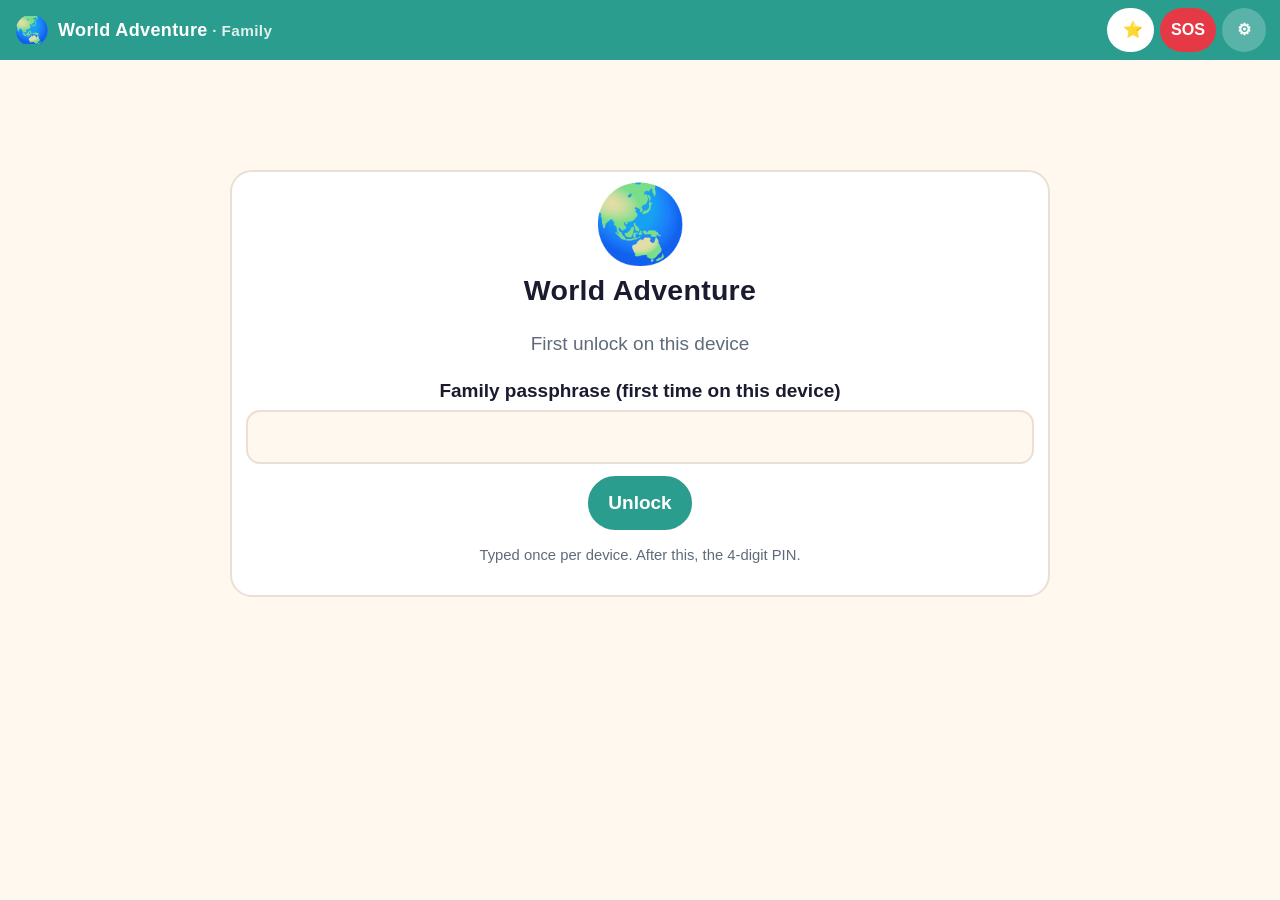
<file: index.html>
<!doctype html>
<html lang="en">
<head>
<meta charset="utf-8">
<meta name="viewport" content="width=device-width, initial-scale=1, viewport-fit=cover">
<meta name="theme-color" content="#2A9D8F">
<meta name="apple-mobile-web-app-capable" content="yes">
<meta name="apple-mobile-web-app-status-bar-style" content="black-translucent">
<meta name="apple-mobile-web-app-title" content="Adventure">
<meta name="referrer" content="no-referrer">
<title>World Adventure</title>
<link rel="manifest" href="manifest.json">
<link rel="icon" href="icons/icon-192.png" type="image/png">
<link rel="apple-touch-icon" href="icons/icon-192.png">
<link rel="stylesheet" href="vendor/maplibre-gl.css">
<link rel="stylesheet" href="styles.css">
</head>
<body data-version="v60" data-built="28 Nov 2026">

<header class="top" id="top">
  <div class="brand"><span class="logo" aria-hidden="true">🌏</span><span class="stamp"><span class="stamp-name"><span class="w1">World </span>Adventure</span><span class="edition" id="top-edition">Family</span></span></div>
  <div class="top-actions">
    <button class="icon-btn pts" id="btn-points" title="Quests" aria-label="Quests and points"><span id="top-face"></span><span id="top-points">⭐</span></button>
    <button class="icon-btn sos" id="btn-sos" title="SOS" aria-label="SOS: lost kid or emergency">SOS</button>
    <button class="icon-btn" id="btn-settings" title="Settings" aria-label="Settings">⚙</button>
  </div>
</header>

<div id="banner" class="banner hidden"></div>

<main id="main">
  <!-- Unlock / setup -->
  <section id="screen-unlock" class="screen">
    <div class="card centre unlock">
      <div class="unlock-emoji" aria-hidden="true">🌏</div>
      <h1 class="h1">World Adventure</h1>
      <p class="muted" id="unlock-sub">Loading…</p>
      <form id="form-passphrase" class="hidden" autocomplete="off">
        <label class="label" for="pp" id="pp-label">Family passphrase (first time on this device)</label>
        <input id="pp" type="password" inputmode="text" autocapitalize="none" autocorrect="off" spellcheck="false" class="input" required>
        <button class="btn primary" type="submit">Unlock</button>
        <p class="tiny muted" id="pp-note">Typed once per device. After this, the 4-digit PIN.</p>
      </form>
      <form id="form-setpin" class="hidden" autocomplete="off">
        <label class="label" for="pin1">Choose a 4-digit PIN for this device</label>
        <input id="pin1" type="password" inputmode="numeric" pattern="[0-9]{4}" maxlength="4" class="input pin" required>
        <label class="label" for="pin2">Again</label>
        <input id="pin2" type="password" inputmode="numeric" pattern="[0-9]{4}" maxlength="4" class="input pin" required>
        <button class="btn primary" type="submit">Save PIN</button>
      </form>
      <form id="form-pin" class="hidden" autocomplete="off">
        <label class="label" for="pin">PIN</label>
        <input id="pin" type="password" inputmode="numeric" pattern="[0-9]{4}" maxlength="4" class="input pin" required autofocus>
        <button class="btn primary" type="submit">Open</button>
        <p class="tiny muted" id="pin-hint"></p>
      </form>
      <p class="error hidden" id="unlock-error"></p>
    </div>
  </section>

  <section id="screen-home" class="screen hidden"></section>
  <section id="screen-quests" class="screen hidden"></section>
  <section id="screen-passport" class="screen hidden"></section>
  <section id="screen-book" class="screen hidden"></section>
  <section id="screen-gates" class="screen hidden"></section>
  <section id="screen-days" class="screen hidden"></section>
  <section id="screen-moves" class="screen hidden"></section>
  <section id="screen-stays" class="screen hidden"></section>
  <section id="screen-map" class="screen hidden"></section>
  <section id="screen-where" class="screen hidden"></section>
  <section id="screen-taxi" class="screen hidden"></section>
  <section id="screen-sos" class="screen hidden"></section>
  <section id="screen-protocols" class="screen hidden"></section>
  <section id="screen-vault" class="screen hidden"></section>
  <section id="screen-tickets" class="screen hidden"></section>
  <section id="screen-settings" class="screen hidden"></section>
  <section id="screen-story" class="screen hidden"></section>
</main>

<nav id="nav" class="nav hidden" aria-label="Sections">
  <button data-screen="home"><span class="ico">🏠</span><span>Home</span></button>
  <button data-screen="map"><span class="ico">🗺️</span><span>Map</span></button>
  <button data-screen="quests"><span class="ico">🏆</span><span>Quests</span><span class="nbadge hidden" id="nav-quests-badge"></span></button>
  <button data-screen="story"><span class="ico">💌</span><span>Postcards</span><span class="nbadge hidden" id="nav-stories-badge"></span></button>
  <button data-screen="where"><span class="ico">🌏</span><span>Where</span></button>
  <button data-screen="book"><span class="ico">📚</span><span>Book</span></button>
</nav>

<div id="modal" class="modal hidden" role="dialog" aria-modal="true">
  <div class="modal-inner" id="modal-inner"></div>
</div>

<div id="party" class="party hidden" aria-live="polite"></div>
<div id="levelup" class="levelup hidden" aria-live="polite"></div>
<div id="overlay" class="overlay hidden"></div>
<input id="pick-camera" type="file" accept="image/*" capture="environment" class="vhidden" tabindex="-1" aria-hidden="true">
<input id="pick-library" type="file" accept="image/*" multiple class="vhidden" tabindex="-1" aria-hidden="true">

<script src="compat.js"></script>
<script src="vendor/pmtiles.js"></script>
<script src="fx.js"></script>
<script src="sync.js"></script>
<script src="media.js"></script>
<script src="quests.js"></script>
<script src="journal.js"></script>
<script src="postcard.js"></script>
<script src="book.js"></script>
<script src="vaultdocs.js"></script>
<script src="tickets.js"></script>
<script src="app.js"></script>
<script>
  /* The map and the globe, in order, except on a device in light mode (compat.js): it would fetch and compile a megabyte
     of map library that it never uses, on every launch (15 Nov 2026). */
  if (!(window.Compat && Compat.lite)) ['map.js', 'globe.js'].forEach(function (src) { var s = document.createElement('script'); s.type = 'module'; s.async = false; s.src = src; document.body.appendChild(s); });
</script>
</body>
</html>
</file>
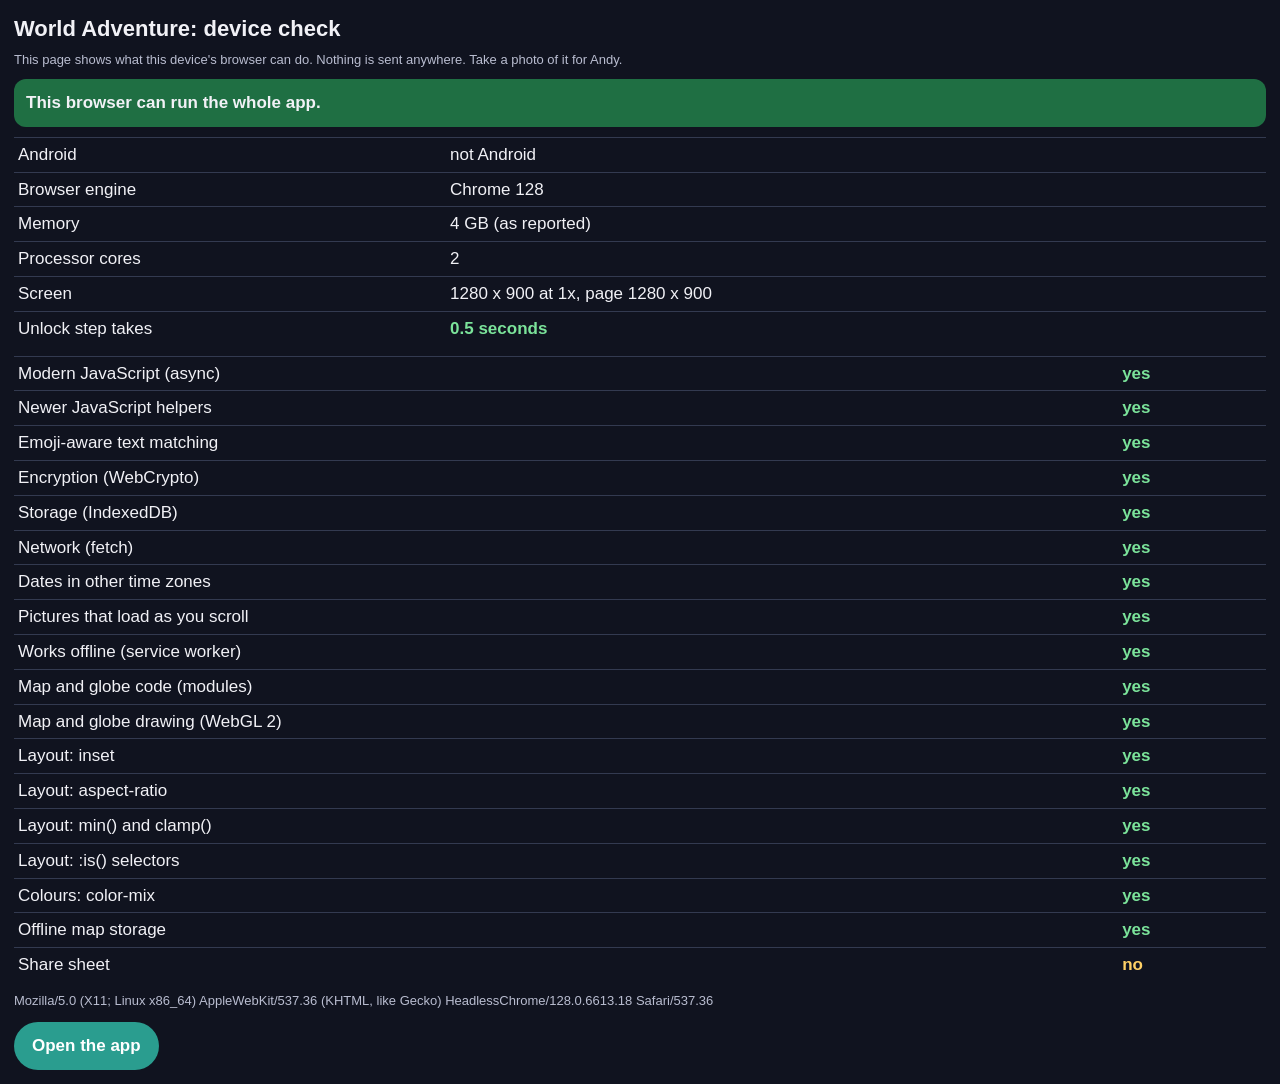
<file: check.html>
<!doctype html>
<html lang="en">
<head>
<meta charset="utf-8">
<meta name="viewport" content="width=device-width, initial-scale=1">
<meta name="robots" content="noindex">
<title>World Adventure: device check</title>
<style>
body { font-family: sans-serif; margin: 0; padding: 14px; background: #10131f; color: #f1f1f6; font-size: 17px; line-height: 1.4; }
h1 { font-size: 22px; margin: 0 0 6px; }
#verdict { padding: 12px; border-radius: 12px; font-weight: bold; margin: 10px 0; background: #333a50; }
#verdict.ok { background: #1f6f43; }
#verdict.mid { background: #8a5a00; }
#verdict.bad { background: #a11d2b; }
table { width: 100%; border-collapse: collapse; margin-bottom: 10px; }
td { padding: 5px 4px; border-top: 1px solid #333a50; vertical-align: top; }
.y { color: #7be39a; font-weight: bold; }
.n { color: #ff8a8a; font-weight: bold; }
.w { color: #ffd166; font-weight: bold; }
.small { font-size: 13px; color: #b9bdd0; word-break: break-all; }
a.btn { display: inline-block; margin-top: 12px; padding: 12px 18px; border-radius: 999px; background: #2a9d8f; color: #fff; text-decoration: none; font-weight: bold; }
</style>
</head>
<body>
<h1>World Adventure: device check</h1>
<div class="small">This page shows what this device's browser can do. Nothing is sent anywhere. Take a photo of it for Andy.</div>
<div id="verdict">Checking…</div>
<table id="info"></table>
<table id="tests"></table>
<div class="small" id="ua"></div>
<a class="btn" href="./">Open the app</a>
<script>
/* Plain old JavaScript on purpose (no arrow functions, no let or const, no template strings): this page has to run on a
   browser too old for the app, in order to say so. 6 Nov 2026, for a kids' tablet with a cut-down, older Android. It reads
   only what the browser reports about itself and sends nothing. */
(function () {
  var ua = navigator.userAgent || '';
  function $(id) { return document.getElementById(id); }
  function row(tbl, a, b, cls) {
    var tr = document.createElement('tr'), t1 = document.createElement('td'), t2 = document.createElement('td');
    t1.appendChild(document.createTextNode(a)); t2.appendChild(document.createTextNode(b));
    if (cls) t2.className = cls;
    tr.appendChild(t1); tr.appendChild(t2); $(tbl).appendChild(tr);
    return t2;
  }
  function m(re) { var x = ua.match(re); return x ? x[1] : ''; }
  var android = m(/Android ([\d.]+)/), chrome = m(/Chrome\/(\d+)/), webview = /; wv\)/.test(ua);
  row('info', 'Android', android || 'not Android');
  row('info', 'Browser engine', chrome ? 'Chrome ' + chrome + (webview ? ' (inside another app)' : '') : 'unknown');
  row('info', 'Memory', navigator.deviceMemory ? navigator.deviceMemory + ' GB (as reported)' : 'not reported');
  row('info', 'Processor cores', String(navigator.hardwareConcurrency || '?'));
  row('info', 'Screen', screen.width + ' x ' + screen.height + ' at ' + (window.devicePixelRatio || 1) + 'x, page ' + window.innerWidth + ' x ' + window.innerHeight);
  $('ua').appendChild(document.createTextNode(ua));

  var need = [], nice = [];
  function test(name, level, fn) {
    var ok = false;
    try { ok = !!fn(); } catch (e) { ok = false; }
    row('tests', name, ok ? 'yes' : (level === 'need' ? 'NO (the app needs it)' : 'no'), ok ? 'y' : (level === 'need' ? 'n' : 'w'));
    if (!ok && level !== 'info') (level === 'need' ? need : nice).push(name);   /* 'info' rows are shown but do not change the verdict */
    return ok;
  }
  function css(p, v) { return !!(window.CSS && CSS.supports && CSS.supports(p, v)); }

  test('Modern JavaScript (async)', 'need', function () { return new Function('return (async function () {})')(); });
  test('Newer JavaScript helpers', 'need', function () { return typeof Object.fromEntries === 'function' && typeof Array.prototype.flatMap === 'function'; });
  test('Emoji-aware text matching', 'need', function () { return new RegExp('\\p{Extended_Pictographic}', 'u').test('😀'); });
  test('Encryption (WebCrypto)', 'need', function () { return window.crypto && crypto.subtle && typeof crypto.subtle.deriveKey === 'function'; });
  test('Storage (IndexedDB)', 'need', function () { return !!window.indexedDB; });
  test('Network (fetch)', 'need', function () { return typeof fetch === 'function' && typeof Promise === 'function'; });
  test('Dates in other time zones', 'need', function () { return new Intl.DateTimeFormat('en-GB', { timeZone: 'Asia/Tokyo', hour: '2-digit' }).format(new Date()).length > 0; });
  test('Pictures that load as you scroll', 'need', function () { return typeof IntersectionObserver === 'function'; });
  test('Works offline (service worker)', 'nice', function () { return 'serviceWorker' in navigator && !!window.caches; });
  test('Map and globe code (modules)', 'nice', function () { return 'noModule' in document.createElement('script'); });
  test('Map and globe drawing (WebGL 2)', 'nice', function () { return !!document.createElement('canvas').getContext('webgl2'); });
  test('Layout: inset', 'nice', function () { return css('inset', '0'); });
  test('Layout: aspect-ratio', 'nice', function () { return css('aspect-ratio', '1 / 1'); });
  test('Layout: min() and clamp()', 'nice', function () { return css('width', 'min(1px, 2px)'); });
  test('Layout: :is() selectors', 'nice', function () { document.querySelector(':is(body)'); return true; });
  test('Colours: color-mix', 'nice', function () { return css('color', 'color-mix(in srgb, red 50%, blue)'); });
  test('Offline map storage', 'info', function () { return navigator.storage && typeof navigator.storage.getDirectory === 'function'; });
  test('Share sheet', 'info', function () { return typeof navigator.share === 'function'; });

  var v = $('verdict');
  function verdict(extra) {
    var text;
    if (need.length) { v.className = 'bad'; text = 'This browser is too old for the app as it is built. Missing: ' + need.join(', ') + '.'; }
    else if (nice.length) { v.className = 'mid'; text = 'The app should open, with some parts missing or plain: ' + nice.join(', ') + '.'; }
    else { v.className = 'ok'; text = 'This browser can run the whole app.'; }
    while (v.firstChild) v.removeChild(v.firstChild);
    v.appendChild(document.createTextNode(text + (extra || '')));
  }
  verdict(' Timing the unlock step…');

  /* how long the unlock's key work takes on this device: the same 600,000 rounds the app uses */
  function untimed() { row('info', 'Unlock step takes', 'could not be timed', 'w'); verdict(''); }
  try {
    var t0 = Date.now(), enc = new TextEncoder();
    crypto.subtle.importKey('raw', enc.encode('speed test'), 'PBKDF2', false, ['deriveBits']).then(function (k) {
      return crypto.subtle.deriveBits({ name: 'PBKDF2', hash: 'SHA-256', salt: enc.encode('salt-salt-salt-16'), iterations: 600000 }, k, 256);
    }).then(function () {
      var s = (Date.now() - t0) / 1000;
      row('info', 'Unlock step takes', s.toFixed(1) + ' seconds', s > 8 ? 'w' : 'y');
      verdict(s > 8 ? ' Unlocking will take about ' + Math.round(s) + ' seconds each time.' : '');
    }, untimed);
  } catch (e) { untimed(); }
})();
</script>
</body>
</html>
</file>
<file: vendor/maplibre-gl.css>
.maplibregl-map{font:12px/20px Helvetica Neue,Arial,Helvetica,sans-serif;overflow:hidden;position:relative;-webkit-tap-highlight-color:rgb(0 0 0/0);-webkit-touch-callout:none}.maplibregl-canvas{position:absolute;left:0;top:0}.maplibregl-map:fullscreen{width:100%;height:100%}.maplibregl-ctrl-group button.maplibregl-ctrl-compass{touch-action:none}.maplibregl-canvas-container.maplibregl-interactive,.maplibregl-ctrl-group button.maplibregl-ctrl-compass{cursor:grab;-webkit-user-select:none;-moz-user-select:none;user-select:none}.maplibregl-canvas-container.maplibregl-interactive.maplibregl-track-pointer{cursor:pointer}.maplibregl-canvas-container.maplibregl-interactive:active,.maplibregl-ctrl-group button.maplibregl-ctrl-compass:active{cursor:grabbing}.maplibregl-canvas-container.maplibregl-touch-zoom-rotate,.maplibregl-canvas-container.maplibregl-touch-zoom-rotate .maplibregl-canvas{touch-action:pan-x pan-y}.maplibregl-canvas-container.maplibregl-touch-drag-pan,.maplibregl-canvas-container.maplibregl-touch-drag-pan .maplibregl-canvas{touch-action:pinch-zoom}.maplibregl-canvas-container.maplibregl-touch-zoom-rotate.maplibregl-touch-drag-pan,.maplibregl-canvas-container.maplibregl-touch-zoom-rotate.maplibregl-touch-drag-pan .maplibregl-canvas{touch-action:none}.maplibregl-canvas-container.maplibregl-touch-drag-pan.maplibregl-cooperative-gestures,.maplibregl-canvas-container.maplibregl-touch-drag-pan.maplibregl-cooperative-gestures .maplibregl-canvas{touch-action:pan-x pan-y}.maplibregl-ctrl-bottom-left,.maplibregl-ctrl-bottom-right,.maplibregl-ctrl-top-left,.maplibregl-ctrl-top-right{position:absolute;pointer-events:none;z-index:2}.maplibregl-ctrl-top-left{top:0;left:0}.maplibregl-ctrl-top-right{top:0;right:0}.maplibregl-ctrl-bottom-left{bottom:0;left:0}.maplibregl-ctrl-bottom-right{right:0;bottom:0}.maplibregl-ctrl{clear:both;pointer-events:auto;transform:translate(0)}.maplibregl-ctrl-top-left .maplibregl-ctrl{margin:10px 0 0 10px;float:left}.maplibregl-ctrl-top-right .maplibregl-ctrl{margin:10px 10px 0 0;float:right}.maplibregl-ctrl-bottom-left .maplibregl-ctrl{margin:0 0 10px 10px;float:left}.maplibregl-ctrl-bottom-right .maplibregl-ctrl{margin:0 10px 10px 0;float:right}.maplibregl-ctrl-group{border-radius:4px;background:#fff}.maplibregl-ctrl-group:not(:empty){box-shadow:0 0 0 2px rgba(0,0,0,.1)}@media (forced-colors:active){.maplibregl-ctrl-group:not(:empty){box-shadow:0 0 0 2px ButtonText}}.maplibregl-ctrl-group button{width:29px;height:29px;display:block;padding:0;outline:none;border:0;box-sizing:border-box;background-color:transparent;cursor:pointer}.maplibregl-ctrl button{-webkit-user-select:none;-moz-user-select:none;user-select:none}.maplibregl-ctrl-group button+button{border-top:1px solid #ddd}.maplibregl-ctrl button .maplibregl-ctrl-icon{display:block;width:100%;height:100%;background-repeat:no-repeat;background-position:50%}@media (forced-colors:active){.maplibregl-ctrl-icon{background-color:transparent}.maplibregl-ctrl-group button+button{border-top:1px solid buttontext}}.maplibregl-ctrl button::-moz-focus-inner{border:0;padding:0}.maplibregl-ctrl-attrib-button:focus,.maplibregl-ctrl-group button:focus{box-shadow:0 0 2px 2px #0096ff}.maplibregl-ctrl button:disabled{cursor:not-allowed}.maplibregl-ctrl button:disabled .maplibregl-ctrl-icon{opacity:.25}@media (hover:hover){.maplibregl-ctrl button:not(:disabled):hover{background-color:rgba(0,0,0,.05)}}.maplibregl-ctrl button:not(:disabled):active{background-color:rgba(0,0,0,.05)}.maplibregl-ctrl-group button:focus:focus-visible{box-shadow:0 0 2px 2px #0096ff}.maplibregl-ctrl-group button:focus:not(:focus-visible){box-shadow:none}.maplibregl-ctrl-group button:focus:first-child{border-radius:4px 4px 0 0}.maplibregl-ctrl-group button:focus:last-child{border-radius:0 0 4px 4px}.maplibregl-ctrl-group button:focus:only-child{border-radius:inherit}.maplibregl-ctrl button.maplibregl-ctrl-zoom-out .maplibregl-ctrl-icon{background-image:url("data:image/svg+xml;charset=utf-8,%3Csvg%20xmlns%3D%22http%3A%2F%2Fwww.w3.org%2F2000%2Fsvg%22%20width%3D%2229%22%20height%3D%2229%22%20fill%3D%22%23333%22%20viewBox%3D%220%200%2029%2029%22%3E%3Cpath%20d%3D%22M10%2013c-.75%200-1.5.75-1.5%201.5S9.25%2016%2010%2016h9c.75%200%201.5-.75%201.5-1.5S19.75%2013%2019%2013z%22%2F%3E%3C%2Fsvg%3E")}.maplibregl-ctrl button.maplibregl-ctrl-zoom-in .maplibregl-ctrl-icon{background-image:url("data:image/svg+xml;charset=utf-8,%3Csvg%20xmlns%3D%22http%3A%2F%2Fwww.w3.org%2F2000%2Fsvg%22%20width%3D%2229%22%20height%3D%2229%22%20fill%3D%22%23333%22%20viewBox%3D%220%200%2029%2029%22%3E%3Cpath%20d%3D%22M14.5%208.5c-.75%200-1.5.75-1.5%201.5v3h-3c-.75%200-1.5.75-1.5%201.5S9.25%2016%2010%2016h3v3c0%20.75.75%201.5%201.5%201.5S16%2019.75%2016%2019v-3h3c.75%200%201.5-.75%201.5-1.5S19.75%2013%2019%2013h-3v-3c0-.75-.75-1.5-1.5-1.5%22%2F%3E%3C%2Fsvg%3E")}@media (forced-colors:active){.maplibregl-ctrl button.maplibregl-ctrl-zoom-out .maplibregl-ctrl-icon{background-image:url("data:image/svg+xml;charset=utf-8,%3Csvg%20xmlns%3D%22http%3A%2F%2Fwww.w3.org%2F2000%2Fsvg%22%20width%3D%2229%22%20height%3D%2229%22%20fill%3D%22%23fff%22%20viewBox%3D%220%200%2029%2029%22%3E%3Cpath%20d%3D%22M10%2013c-.75%200-1.5.75-1.5%201.5S9.25%2016%2010%2016h9c.75%200%201.5-.75%201.5-1.5S19.75%2013%2019%2013z%22%2F%3E%3C%2Fsvg%3E")}.maplibregl-ctrl button.maplibregl-ctrl-zoom-in .maplibregl-ctrl-icon{background-image:url("data:image/svg+xml;charset=utf-8,%3Csvg%20xmlns%3D%22http%3A%2F%2Fwww.w3.org%2F2000%2Fsvg%22%20width%3D%2229%22%20height%3D%2229%22%20fill%3D%22%23fff%22%20viewBox%3D%220%200%2029%2029%22%3E%3Cpath%20d%3D%22M14.5%208.5c-.75%200-1.5.75-1.5%201.5v3h-3c-.75%200-1.5.75-1.5%201.5S9.25%2016%2010%2016h3v3c0%20.75.75%201.5%201.5%201.5S16%2019.75%2016%2019v-3h3c.75%200%201.5-.75%201.5-1.5S19.75%2013%2019%2013h-3v-3c0-.75-.75-1.5-1.5-1.5%22%2F%3E%3C%2Fsvg%3E")}}@media (forced-colors:active) and (prefers-color-scheme:light){.maplibregl-ctrl button.maplibregl-ctrl-zoom-out .maplibregl-ctrl-icon{background-image:url("data:image/svg+xml;charset=utf-8,%3Csvg%20xmlns%3D%22http%3A%2F%2Fwww.w3.org%2F2000%2Fsvg%22%20width%3D%2229%22%20height%3D%2229%22%20viewBox%3D%220%200%2029%2029%22%3E%3Cpath%20d%3D%22M10%2013c-.75%200-1.5.75-1.5%201.5S9.25%2016%2010%2016h9c.75%200%201.5-.75%201.5-1.5S19.75%2013%2019%2013z%22%2F%3E%3C%2Fsvg%3E")}.maplibregl-ctrl button.maplibregl-ctrl-zoom-in .maplibregl-ctrl-icon{background-image:url("data:image/svg+xml;charset=utf-8,%3Csvg%20xmlns%3D%22http%3A%2F%2Fwww.w3.org%2F2000%2Fsvg%22%20width%3D%2229%22%20height%3D%2229%22%20viewBox%3D%220%200%2029%2029%22%3E%3Cpath%20d%3D%22M14.5%208.5c-.75%200-1.5.75-1.5%201.5v3h-3c-.75%200-1.5.75-1.5%201.5S9.25%2016%2010%2016h3v3c0%20.75.75%201.5%201.5%201.5S16%2019.75%2016%2019v-3h3c.75%200%201.5-.75%201.5-1.5S19.75%2013%2019%2013h-3v-3c0-.75-.75-1.5-1.5-1.5%22%2F%3E%3C%2Fsvg%3E")}}.maplibregl-ctrl button.maplibregl-ctrl-fullscreen .maplibregl-ctrl-icon{background-image:url("data:image/svg+xml;charset=utf-8,%3Csvg%20xmlns%3D%22http%3A%2F%2Fwww.w3.org%2F2000%2Fsvg%22%20width%3D%2229%22%20height%3D%2229%22%20fill%3D%22%23333%22%20viewBox%3D%220%200%2029%2029%22%3E%3Cpath%20d%3D%22M24%2016v5.5c0%201.75-.75%202.5-2.5%202.5H16v-1l3-1.5-4-5.5%201-1%205.5%204%201.5-3zM6%2016l1.5%203%205.5-4%201%201-4%205.5%203%201.5v1H7.5C5.75%2024%205%2023.25%205%2021.5V16zm7-11v1l-3%201.5%204%205.5-1%201-5.5-4L6%2013H5V7.5C5%205.75%205.75%205%207.5%205zm11%202.5c0-1.75-.75-2.5-2.5-2.5H16v1l3%201.5-4%205.5%201%201%205.5-4%201.5%203h1z%22%2F%3E%3C%2Fsvg%3E")}.maplibregl-ctrl button.maplibregl-ctrl-shrink .maplibregl-ctrl-icon{background-image:url("data:image/svg+xml;charset=utf-8,%3Csvg%20xmlns%3D%22http%3A%2F%2Fwww.w3.org%2F2000%2Fsvg%22%20width%3D%2229%22%20height%3D%2229%22%20viewBox%3D%220%200%2029%2029%22%3E%3Cpath%20d%3D%22M18.5%2016c-1.75%200-2.5.75-2.5%202.5V24h1l1.5-3%205.5%204%201-1-4-5.5%203-1.5v-1zM13%2018.5c0-1.75-.75-2.5-2.5-2.5H5v1l3%201.5L4%2024l1%201%205.5-4%201.5%203h1zm3-8c0%201.75.75%202.5%202.5%202.5H24v-1l-3-1.5L25%205l-1-1-5.5%204L17%205h-1zM10.5%2013c1.75%200%202.5-.75%202.5-2.5V5h-1l-1.5%203L5%204%204%205l4%205.5L5%2012v1z%22%2F%3E%3C%2Fsvg%3E")}@media (forced-colors:active){.maplibregl-ctrl button.maplibregl-ctrl-fullscreen .maplibregl-ctrl-icon{background-image:url("data:image/svg+xml;charset=utf-8,%3Csvg%20xmlns%3D%22http%3A%2F%2Fwww.w3.org%2F2000%2Fsvg%22%20width%3D%2229%22%20height%3D%2229%22%20fill%3D%22%23fff%22%20viewBox%3D%220%200%2029%2029%22%3E%3Cpath%20d%3D%22M24%2016v5.5c0%201.75-.75%202.5-2.5%202.5H16v-1l3-1.5-4-5.5%201-1%205.5%204%201.5-3zM6%2016l1.5%203%205.5-4%201%201-4%205.5%203%201.5v1H7.5C5.75%2024%205%2023.25%205%2021.5V16zm7-11v1l-3%201.5%204%205.5-1%201-5.5-4L6%2013H5V7.5C5%205.75%205.75%205%207.5%205zm11%202.5c0-1.75-.75-2.5-2.5-2.5H16v1l3%201.5-4%205.5%201%201%205.5-4%201.5%203h1z%22%2F%3E%3C%2Fsvg%3E")}.maplibregl-ctrl button.maplibregl-ctrl-shrink .maplibregl-ctrl-icon{background-image:url("data:image/svg+xml;charset=utf-8,%3Csvg%20xmlns%3D%22http%3A%2F%2Fwww.w3.org%2F2000%2Fsvg%22%20width%3D%2229%22%20height%3D%2229%22%20fill%3D%22%23fff%22%20viewBox%3D%220%200%2029%2029%22%3E%3Cpath%20d%3D%22M18.5%2016c-1.75%200-2.5.75-2.5%202.5V24h1l1.5-3%205.5%204%201-1-4-5.5%203-1.5v-1zM13%2018.5c0-1.75-.75-2.5-2.5-2.5H5v1l3%201.5L4%2024l1%201%205.5-4%201.5%203h1zm3-8c0%201.75.75%202.5%202.5%202.5H24v-1l-3-1.5L25%205l-1-1-5.5%204L17%205h-1zM10.5%2013c1.75%200%202.5-.75%202.5-2.5V5h-1l-1.5%203L5%204%204%205l4%205.5L5%2012v1z%22%2F%3E%3C%2Fsvg%3E")}}@media (forced-colors:active) and (prefers-color-scheme:light){.maplibregl-ctrl button.maplibregl-ctrl-fullscreen .maplibregl-ctrl-icon{background-image:url("data:image/svg+xml;charset=utf-8,%3Csvg%20xmlns%3D%22http%3A%2F%2Fwww.w3.org%2F2000%2Fsvg%22%20width%3D%2229%22%20height%3D%2229%22%20viewBox%3D%220%200%2029%2029%22%3E%3Cpath%20d%3D%22M24%2016v5.5c0%201.75-.75%202.5-2.5%202.5H16v-1l3-1.5-4-5.5%201-1%205.5%204%201.5-3zM6%2016l1.5%203%205.5-4%201%201-4%205.5%203%201.5v1H7.5C5.75%2024%205%2023.25%205%2021.5V16zm7-11v1l-3%201.5%204%205.5-1%201-5.5-4L6%2013H5V7.5C5%205.75%205.75%205%207.5%205zm11%202.5c0-1.75-.75-2.5-2.5-2.5H16v1l3%201.5-4%205.5%201%201%205.5-4%201.5%203h1z%22%2F%3E%3C%2Fsvg%3E")}.maplibregl-ctrl button.maplibregl-ctrl-shrink .maplibregl-ctrl-icon{background-image:url("data:image/svg+xml;charset=utf-8,%3Csvg%20xmlns%3D%22http%3A%2F%2Fwww.w3.org%2F2000%2Fsvg%22%20width%3D%2229%22%20height%3D%2229%22%20viewBox%3D%220%200%2029%2029%22%3E%3Cpath%20d%3D%22M18.5%2016c-1.75%200-2.5.75-2.5%202.5V24h1l1.5-3%205.5%204%201-1-4-5.5%203-1.5v-1zM13%2018.5c0-1.75-.75-2.5-2.5-2.5H5v1l3%201.5L4%2024l1%201%205.5-4%201.5%203h1zm3-8c0%201.75.75%202.5%202.5%202.5H24v-1l-3-1.5L25%205l-1-1-5.5%204L17%205h-1zM10.5%2013c1.75%200%202.5-.75%202.5-2.5V5h-1l-1.5%203L5%204%204%205l4%205.5L5%2012v1z%22%2F%3E%3C%2Fsvg%3E")}}.maplibregl-ctrl button.maplibregl-ctrl-compass .maplibregl-ctrl-icon{background-image:url("data:image/svg+xml;charset=utf-8,%3Csvg%20xmlns%3D%22http%3A%2F%2Fwww.w3.org%2F2000%2Fsvg%22%20width%3D%2229%22%20height%3D%2229%22%20fill%3D%22%23333%22%20viewBox%3D%220%200%2029%2029%22%3E%3Cpath%20d%3D%22m10.5%2014%204-8%204%208z%22%2F%3E%3Cpath%20fill%3D%22%23ccc%22%20d%3D%22m10.5%2016%204%208%204-8z%22%2F%3E%3C%2Fsvg%3E")}@media (forced-colors:active){.maplibregl-ctrl button.maplibregl-ctrl-compass .maplibregl-ctrl-icon{background-image:url("data:image/svg+xml;charset=utf-8,%3Csvg%20xmlns%3D%22http%3A%2F%2Fwww.w3.org%2F2000%2Fsvg%22%20width%3D%2229%22%20height%3D%2229%22%20fill%3D%22%23fff%22%20viewBox%3D%220%200%2029%2029%22%3E%3Cpath%20d%3D%22m10.5%2014%204-8%204%208z%22%2F%3E%3Cpath%20fill%3D%22%23ccc%22%20d%3D%22m10.5%2016%204%208%204-8z%22%2F%3E%3C%2Fsvg%3E")}}@media (forced-colors:active) and (prefers-color-scheme:light){.maplibregl-ctrl button.maplibregl-ctrl-compass .maplibregl-ctrl-icon{background-image:url("data:image/svg+xml;charset=utf-8,%3Csvg%20xmlns%3D%22http%3A%2F%2Fwww.w3.org%2F2000%2Fsvg%22%20width%3D%2229%22%20height%3D%2229%22%20viewBox%3D%220%200%2029%2029%22%3E%3Cpath%20d%3D%22m10.5%2014%204-8%204%208z%22%2F%3E%3Cpath%20fill%3D%22%23ccc%22%20d%3D%22m10.5%2016%204%208%204-8z%22%2F%3E%3C%2Fsvg%3E")}}.maplibregl-ctrl button.maplibregl-ctrl-globe .maplibregl-ctrl-icon{background-image:url("data:image/svg+xml;charset=utf-8,%3Csvg%20xmlns%3D%22http%3A%2F%2Fwww.w3.org%2F2000%2Fsvg%22%20width%3D%2222%22%20height%3D%2222%22%20fill%3D%22none%22%20stroke%3D%22%23333%22%20viewBox%3D%220%200%2022%2022%22%3E%3Ccircle%20cx%3D%2211%22%20cy%3D%2211%22%20r%3D%228.5%22%2F%3E%3Cpath%20d%3D%22M17.5%2011c0%204.819-3.02%208.5-6.5%208.5S4.5%2015.819%204.5%2011%207.52%202.5%2011%202.5s6.5%203.681%206.5%208.5Z%22%2F%3E%3Cpath%20d%3D%22M13.5%2011c0%202.447-.331%204.64-.853%206.206-.262.785-.562%201.384-.872%201.777-.314.399-.58.517-.775.517s-.461-.118-.775-.517c-.31-.393-.61-.992-.872-1.777C8.831%2015.64%208.5%2013.446%208.5%2011s.331-4.64.853-6.206c.262-.785.562-1.384.872-1.777.314-.399.58-.517.775-.517s.461.118.775.517c.31.393.61.992.872%201.777.522%201.565.853%203.76.853%206.206Z%22%2F%3E%3Cpath%20d%3D%22M11%207.5c-1.909%200-3.622-.166-4.845-.428-.616-.132-1.08-.283-1.379-.434a1.3%201.3%200%200%201-.224-.138q.07-.058.224-.138c.299-.151.763-.302%201.379-.434C7.378%205.666%209.091%205.5%2011%205.5s3.622.166%204.845.428c.616.132%201.08.283%201.379.434.105.053.177.1.224.138q-.07.058-.224.138c-.299.151-.763.302-1.379.434-1.223.262-2.936.428-4.845.428Zm0%209c-1.909%200-3.622-.166-4.845-.428-.616-.132-1.08-.283-1.379-.434a1.3%201.3%200%200%201-.224-.138%201.3%201.3%200%200%201%20.224-.138c.299-.151.763-.302%201.379-.434C7.378%2014.666%209.091%2014.5%2011%2014.5s3.622.166%204.845.428c.616.132%201.08.283%201.379.434.105.053.177.1.224.138a1.3%201.3%200%200%201-.224.138c-.299.151-.763.302-1.379.434-1.223.262-2.936.428-4.845.428Zm0-4c-2.46%200-4.672-.222-6.255-.574-.796-.177-1.406-.38-1.805-.59a1.5%201.5%200%200%201-.39-.272.3.3%200%200%201-.047-.064.3.3%200%200%201%20.048-.064c.066-.073.189-.167.389-.272.399-.21%201.009-.413%201.805-.59C6.328%209.722%208.54%209.5%2011%209.5s4.672.222%206.256.574c.795.177%201.405.38%201.804.59.2.105.323.2.39.272a.3.3%200%200%201%20.047.064.3.3%200%200%201-.048.064%201.4%201.4%200%200%201-.389.272c-.399.21-1.009.413-1.804.59-1.584.352-3.796.574-6.256.574Zm-8.501-1.51v.002zm0%20.018v.002zm17.002.002v-.002zm0-.018v-.002z%22%2F%3E%3C%2Fsvg%3E")}.maplibregl-ctrl button.maplibregl-ctrl-globe-enabled .maplibregl-ctrl-icon{background-image:url("data:image/svg+xml;charset=utf-8,%3Csvg%20xmlns%3D%22http%3A%2F%2Fwww.w3.org%2F2000%2Fsvg%22%20width%3D%2222%22%20height%3D%2222%22%20fill%3D%22none%22%20stroke%3D%22%2333b5e5%22%20viewBox%3D%220%200%2022%2022%22%3E%3Ccircle%20cx%3D%2211%22%20cy%3D%2211%22%20r%3D%228.5%22%2F%3E%3Cpath%20d%3D%22M17.5%2011c0%204.819-3.02%208.5-6.5%208.5S4.5%2015.819%204.5%2011%207.52%202.5%2011%202.5s6.5%203.681%206.5%208.5Z%22%2F%3E%3Cpath%20d%3D%22M13.5%2011c0%202.447-.331%204.64-.853%206.206-.262.785-.562%201.384-.872%201.777-.314.399-.58.517-.775.517s-.461-.118-.775-.517c-.31-.393-.61-.992-.872-1.777C8.831%2015.64%208.5%2013.446%208.5%2011s.331-4.64.853-6.206c.262-.785.562-1.384.872-1.777.314-.399.58-.517.775-.517s.461.118.775.517c.31.393.61.992.872%201.777.522%201.565.853%203.76.853%206.206Z%22%2F%3E%3Cpath%20d%3D%22M11%207.5c-1.909%200-3.622-.166-4.845-.428-.616-.132-1.08-.283-1.379-.434a1.3%201.3%200%200%201-.224-.138q.07-.058.224-.138c.299-.151.763-.302%201.379-.434C7.378%205.666%209.091%205.5%2011%205.5s3.622.166%204.845.428c.616.132%201.08.283%201.379.434.105.053.177.1.224.138q-.07.058-.224.138c-.299.151-.763.302-1.379.434-1.223.262-2.936.428-4.845.428Zm0%209c-1.909%200-3.622-.166-4.845-.428-.616-.132-1.08-.283-1.379-.434a1.3%201.3%200%200%201-.224-.138%201.3%201.3%200%200%201%20.224-.138c.299-.151.763-.302%201.379-.434C7.378%2014.666%209.091%2014.5%2011%2014.5s3.622.166%204.845.428c.616.132%201.08.283%201.379.434.105.053.177.1.224.138a1.3%201.3%200%200%201-.224.138c-.299.151-.763.302-1.379.434-1.223.262-2.936.428-4.845.428Zm0-4c-2.46%200-4.672-.222-6.255-.574-.796-.177-1.406-.38-1.805-.59a1.5%201.5%200%200%201-.39-.272.3.3%200%200%201-.047-.064.3.3%200%200%201%20.048-.064c.066-.073.189-.167.389-.272.399-.21%201.009-.413%201.805-.59C6.328%209.722%208.54%209.5%2011%209.5s4.672.222%206.256.574c.795.177%201.405.38%201.804.59.2.105.323.2.39.272a.3.3%200%200%201%20.047.064.3.3%200%200%201-.048.064%201.4%201.4%200%200%201-.389.272c-.399.21-1.009.413-1.804.59-1.584.352-3.796.574-6.256.574Zm-8.501-1.51v.002zm0%20.018v.002zm17.002.002v-.002zm0-.018v-.002z%22%2F%3E%3C%2Fsvg%3E")}.maplibregl-ctrl button.maplibregl-ctrl-terrain .maplibregl-ctrl-icon{background-image:url("data:image/svg+xml;charset=utf-8,%3Csvg%20xmlns%3D%22http%3A%2F%2Fwww.w3.org%2F2000%2Fsvg%22%20width%3D%2222%22%20height%3D%2222%22%20fill%3D%22%23333%22%20viewBox%3D%220%200%2022%2022%22%3E%3Cpath%20d%3D%22m1.754%2013.406%204.453-4.851%203.09%203.09%203.281%203.277.969-.969-3.309-3.312%203.844-4.121%206.148%206.886h1.082v-.855l-7.207-8.07-4.84%205.187L6.169%206.57l-5.48%205.965v.871ZM.688%2016.844h20.625v1.375H.688Zm0%200%22%2F%3E%3C%2Fsvg%3E")}.maplibregl-ctrl button.maplibregl-ctrl-terrain-enabled .maplibregl-ctrl-icon{background-image:url("data:image/svg+xml;charset=utf-8,%3Csvg%20xmlns%3D%22http%3A%2F%2Fwww.w3.org%2F2000%2Fsvg%22%20width%3D%2222%22%20height%3D%2222%22%20fill%3D%22%2333b5e5%22%20viewBox%3D%220%200%2022%2022%22%3E%3Cpath%20d%3D%22m1.754%2013.406%204.453-4.851%203.09%203.09%203.281%203.277.969-.969-3.309-3.312%203.844-4.121%206.148%206.886h1.082v-.855l-7.207-8.07-4.84%205.187L6.169%206.57l-5.48%205.965v.871ZM.688%2016.844h20.625v1.375H.688Zm0%200%22%2F%3E%3C%2Fsvg%3E")}.maplibregl-ctrl button.maplibregl-ctrl-geolocate .maplibregl-ctrl-icon{background-image:url("data:image/svg+xml;charset=utf-8,%3Csvg%20xmlns%3D%22http%3A%2F%2Fwww.w3.org%2F2000%2Fsvg%22%20width%3D%2229%22%20height%3D%2229%22%20fill%3D%22%23333%22%20viewBox%3D%220%200%2020%2020%22%3E%3Cpath%20d%3D%22M10%204C9%204%209%205%209%205v.1A5%205%200%200%200%205.1%209H5s-1%200-1%201%201%201%201%201h.1A5%205%200%200%200%209%2014.9v.1s0%201%201%201%201-1%201-1v-.1a5%205%200%200%200%203.9-3.9h.1s1%200%201-1-1-1-1-1h-.1A5%205%200%200%200%2011%205.1V5s0-1-1-1m0%202.5a3.5%203.5%200%201%201%200%207%203.5%203.5%200%201%201%200-7%22%2F%3E%3Ccircle%20cx%3D%2210%22%20cy%3D%2210%22%20r%3D%222%22%2F%3E%3C%2Fsvg%3E")}.maplibregl-ctrl button.maplibregl-ctrl-geolocate:disabled .maplibregl-ctrl-icon{background-image:url("data:image/svg+xml;charset=utf-8,%3Csvg%20xmlns%3D%22http%3A%2F%2Fwww.w3.org%2F2000%2Fsvg%22%20width%3D%2229%22%20height%3D%2229%22%20fill%3D%22%23aaa%22%20viewBox%3D%220%200%2020%2020%22%3E%3Cpath%20d%3D%22M10%204C9%204%209%205%209%205v.1A5%205%200%200%200%205.1%209H5s-1%200-1%201%201%201%201%201h.1A5%205%200%200%200%209%2014.9v.1s0%201%201%201%201-1%201-1v-.1a5%205%200%200%200%203.9-3.9h.1s1%200%201-1-1-1-1-1h-.1A5%205%200%200%200%2011%205.1V5s0-1-1-1m0%202.5a3.5%203.5%200%201%201%200%207%203.5%203.5%200%201%201%200-7%22%2F%3E%3Ccircle%20cx%3D%2210%22%20cy%3D%2210%22%20r%3D%222%22%2F%3E%3Cpath%20fill%3D%22red%22%20d%3D%22m14%205%201%201-9%209-1-1z%22%2F%3E%3C%2Fsvg%3E")}.maplibregl-ctrl button.maplibregl-ctrl-geolocate.maplibregl-ctrl-geolocate-active .maplibregl-ctrl-icon{background-image:url("data:image/svg+xml;charset=utf-8,%3Csvg%20xmlns%3D%22http%3A%2F%2Fwww.w3.org%2F2000%2Fsvg%22%20width%3D%2229%22%20height%3D%2229%22%20fill%3D%22%2333b5e5%22%20viewBox%3D%220%200%2020%2020%22%3E%3Cpath%20d%3D%22M10%204C9%204%209%205%209%205v.1A5%205%200%200%200%205.1%209H5s-1%200-1%201%201%201%201%201h.1A5%205%200%200%200%209%2014.9v.1s0%201%201%201%201-1%201-1v-.1a5%205%200%200%200%203.9-3.9h.1s1%200%201-1-1-1-1-1h-.1A5%205%200%200%200%2011%205.1V5s0-1-1-1m0%202.5a3.5%203.5%200%201%201%200%207%203.5%203.5%200%201%201%200-7%22%2F%3E%3Ccircle%20cx%3D%2210%22%20cy%3D%2210%22%20r%3D%222%22%2F%3E%3C%2Fsvg%3E")}.maplibregl-ctrl button.maplibregl-ctrl-geolocate.maplibregl-ctrl-geolocate-active-error .maplibregl-ctrl-icon{background-image:url("data:image/svg+xml;charset=utf-8,%3Csvg%20xmlns%3D%22http%3A%2F%2Fwww.w3.org%2F2000%2Fsvg%22%20width%3D%2229%22%20height%3D%2229%22%20fill%3D%22%23e58978%22%20viewBox%3D%220%200%2020%2020%22%3E%3Cpath%20d%3D%22M10%204C9%204%209%205%209%205v.1A5%205%200%200%200%205.1%209H5s-1%200-1%201%201%201%201%201h.1A5%205%200%200%200%209%2014.9v.1s0%201%201%201%201-1%201-1v-.1a5%205%200%200%200%203.9-3.9h.1s1%200%201-1-1-1-1-1h-.1A5%205%200%200%200%2011%205.1V5s0-1-1-1m0%202.5a3.5%203.5%200%201%201%200%207%203.5%203.5%200%201%201%200-7%22%2F%3E%3Ccircle%20cx%3D%2210%22%20cy%3D%2210%22%20r%3D%222%22%2F%3E%3C%2Fsvg%3E")}.maplibregl-ctrl button.maplibregl-ctrl-geolocate.maplibregl-ctrl-geolocate-background .maplibregl-ctrl-icon{background-image:url("data:image/svg+xml;charset=utf-8,%3Csvg%20xmlns%3D%22http%3A%2F%2Fwww.w3.org%2F2000%2Fsvg%22%20width%3D%2229%22%20height%3D%2229%22%20fill%3D%22%2333b5e5%22%20viewBox%3D%220%200%2020%2020%22%3E%3Cpath%20d%3D%22M10%204C9%204%209%205%209%205v.1A5%205%200%200%200%205.1%209H5s-1%200-1%201%201%201%201%201h.1A5%205%200%200%200%209%2014.9v.1s0%201%201%201%201-1%201-1v-.1a5%205%200%200%200%203.9-3.9h.1s1%200%201-1-1-1-1-1h-.1A5%205%200%200%200%2011%205.1V5s0-1-1-1m0%202.5a3.5%203.5%200%201%201%200%207%203.5%203.5%200%201%201%200-7%22%2F%3E%3C%2Fsvg%3E")}.maplibregl-ctrl button.maplibregl-ctrl-geolocate.maplibregl-ctrl-geolocate-background-error .maplibregl-ctrl-icon{background-image:url("data:image/svg+xml;charset=utf-8,%3Csvg%20xmlns%3D%22http%3A%2F%2Fwww.w3.org%2F2000%2Fsvg%22%20width%3D%2229%22%20height%3D%2229%22%20fill%3D%22%23e54e33%22%20viewBox%3D%220%200%2020%2020%22%3E%3Cpath%20d%3D%22M10%204C9%204%209%205%209%205v.1A5%205%200%200%200%205.1%209H5s-1%200-1%201%201%201%201%201h.1A5%205%200%200%200%209%2014.9v.1s0%201%201%201%201-1%201-1v-.1a5%205%200%200%200%203.9-3.9h.1s1%200%201-1-1-1-1-1h-.1A5%205%200%200%200%2011%205.1V5s0-1-1-1m0%202.5a3.5%203.5%200%201%201%200%207%203.5%203.5%200%201%201%200-7%22%2F%3E%3C%2Fsvg%3E")}.maplibregl-ctrl button.maplibregl-ctrl-geolocate.maplibregl-ctrl-geolocate-waiting .maplibregl-ctrl-icon{animation:maplibregl-spin 2s linear infinite}@media (forced-colors:active){.maplibregl-ctrl button.maplibregl-ctrl-geolocate .maplibregl-ctrl-icon{background-image:url("data:image/svg+xml;charset=utf-8,%3Csvg%20xmlns%3D%22http%3A%2F%2Fwww.w3.org%2F2000%2Fsvg%22%20width%3D%2229%22%20height%3D%2229%22%20fill%3D%22%23fff%22%20viewBox%3D%220%200%2020%2020%22%3E%3Cpath%20d%3D%22M10%204C9%204%209%205%209%205v.1A5%205%200%200%200%205.1%209H5s-1%200-1%201%201%201%201%201h.1A5%205%200%200%200%209%2014.9v.1s0%201%201%201%201-1%201-1v-.1a5%205%200%200%200%203.9-3.9h.1s1%200%201-1-1-1-1-1h-.1A5%205%200%200%200%2011%205.1V5s0-1-1-1m0%202.5a3.5%203.5%200%201%201%200%207%203.5%203.5%200%201%201%200-7%22%2F%3E%3Ccircle%20cx%3D%2210%22%20cy%3D%2210%22%20r%3D%222%22%2F%3E%3C%2Fsvg%3E")}.maplibregl-ctrl button.maplibregl-ctrl-geolocate:disabled .maplibregl-ctrl-icon{background-image:url("data:image/svg+xml;charset=utf-8,%3Csvg%20xmlns%3D%22http%3A%2F%2Fwww.w3.org%2F2000%2Fsvg%22%20width%3D%2229%22%20height%3D%2229%22%20fill%3D%22%23999%22%20viewBox%3D%220%200%2020%2020%22%3E%3Cpath%20d%3D%22M10%204C9%204%209%205%209%205v.1A5%205%200%200%200%205.1%209H5s-1%200-1%201%201%201%201%201h.1A5%205%200%200%200%209%2014.9v.1s0%201%201%201%201-1%201-1v-.1a5%205%200%200%200%203.9-3.9h.1s1%200%201-1-1-1-1-1h-.1A5%205%200%200%200%2011%205.1V5s0-1-1-1m0%202.5a3.5%203.5%200%201%201%200%207%203.5%203.5%200%201%201%200-7%22%2F%3E%3Ccircle%20cx%3D%2210%22%20cy%3D%2210%22%20r%3D%222%22%2F%3E%3Cpath%20fill%3D%22red%22%20d%3D%22m14%205%201%201-9%209-1-1z%22%2F%3E%3C%2Fsvg%3E")}.maplibregl-ctrl button.maplibregl-ctrl-geolocate.maplibregl-ctrl-geolocate-active .maplibregl-ctrl-icon{background-image:url("data:image/svg+xml;charset=utf-8,%3Csvg%20xmlns%3D%22http%3A%2F%2Fwww.w3.org%2F2000%2Fsvg%22%20width%3D%2229%22%20height%3D%2229%22%20fill%3D%22%2333b5e5%22%20viewBox%3D%220%200%2020%2020%22%3E%3Cpath%20d%3D%22M10%204C9%204%209%205%209%205v.1A5%205%200%200%200%205.1%209H5s-1%200-1%201%201%201%201%201h.1A5%205%200%200%200%209%2014.9v.1s0%201%201%201%201-1%201-1v-.1a5%205%200%200%200%203.9-3.9h.1s1%200%201-1-1-1-1-1h-.1A5%205%200%200%200%2011%205.1V5s0-1-1-1m0%202.5a3.5%203.5%200%201%201%200%207%203.5%203.5%200%201%201%200-7%22%2F%3E%3Ccircle%20cx%3D%2210%22%20cy%3D%2210%22%20r%3D%222%22%2F%3E%3C%2Fsvg%3E")}.maplibregl-ctrl button.maplibregl-ctrl-geolocate.maplibregl-ctrl-geolocate-active-error .maplibregl-ctrl-icon{background-image:url("data:image/svg+xml;charset=utf-8,%3Csvg%20xmlns%3D%22http%3A%2F%2Fwww.w3.org%2F2000%2Fsvg%22%20width%3D%2229%22%20height%3D%2229%22%20fill%3D%22%23e58978%22%20viewBox%3D%220%200%2020%2020%22%3E%3Cpath%20d%3D%22M10%204C9%204%209%205%209%205v.1A5%205%200%200%200%205.1%209H5s-1%200-1%201%201%201%201%201h.1A5%205%200%200%200%209%2014.9v.1s0%201%201%201%201-1%201-1v-.1a5%205%200%200%200%203.9-3.9h.1s1%200%201-1-1-1-1-1h-.1A5%205%200%200%200%2011%205.1V5s0-1-1-1m0%202.5a3.5%203.5%200%201%201%200%207%203.5%203.5%200%201%201%200-7%22%2F%3E%3Ccircle%20cx%3D%2210%22%20cy%3D%2210%22%20r%3D%222%22%2F%3E%3C%2Fsvg%3E")}.maplibregl-ctrl button.maplibregl-ctrl-geolocate.maplibregl-ctrl-geolocate-background .maplibregl-ctrl-icon{background-image:url("data:image/svg+xml;charset=utf-8,%3Csvg%20xmlns%3D%22http%3A%2F%2Fwww.w3.org%2F2000%2Fsvg%22%20width%3D%2229%22%20height%3D%2229%22%20fill%3D%22%2333b5e5%22%20viewBox%3D%220%200%2020%2020%22%3E%3Cpath%20d%3D%22M10%204C9%204%209%205%209%205v.1A5%205%200%200%200%205.1%209H5s-1%200-1%201%201%201%201%201h.1A5%205%200%200%200%209%2014.9v.1s0%201%201%201%201-1%201-1v-.1a5%205%200%200%200%203.9-3.9h.1s1%200%201-1-1-1-1-1h-.1A5%205%200%200%200%2011%205.1V5s0-1-1-1m0%202.5a3.5%203.5%200%201%201%200%207%203.5%203.5%200%201%201%200-7%22%2F%3E%3C%2Fsvg%3E")}.maplibregl-ctrl button.maplibregl-ctrl-geolocate.maplibregl-ctrl-geolocate-background-error .maplibregl-ctrl-icon{background-image:url("data:image/svg+xml;charset=utf-8,%3Csvg%20xmlns%3D%22http%3A%2F%2Fwww.w3.org%2F2000%2Fsvg%22%20width%3D%2229%22%20height%3D%2229%22%20fill%3D%22%23e54e33%22%20viewBox%3D%220%200%2020%2020%22%3E%3Cpath%20d%3D%22M10%204C9%204%209%205%209%205v.1A5%205%200%200%200%205.1%209H5s-1%200-1%201%201%201%201%201h.1A5%205%200%200%200%209%2014.9v.1s0%201%201%201%201-1%201-1v-.1a5%205%200%200%200%203.9-3.9h.1s1%200%201-1-1-1-1-1h-.1A5%205%200%200%200%2011%205.1V5s0-1-1-1m0%202.5a3.5%203.5%200%201%201%200%207%203.5%203.5%200%201%201%200-7%22%2F%3E%3C%2Fsvg%3E")}}@media (forced-colors:active) and (prefers-color-scheme:light){.maplibregl-ctrl button.maplibregl-ctrl-geolocate .maplibregl-ctrl-icon{background-image:url("data:image/svg+xml;charset=utf-8,%3Csvg%20xmlns%3D%22http%3A%2F%2Fwww.w3.org%2F2000%2Fsvg%22%20width%3D%2229%22%20height%3D%2229%22%20viewBox%3D%220%200%2020%2020%22%3E%3Cpath%20d%3D%22M10%204C9%204%209%205%209%205v.1A5%205%200%200%200%205.1%209H5s-1%200-1%201%201%201%201%201h.1A5%205%200%200%200%209%2014.9v.1s0%201%201%201%201-1%201-1v-.1a5%205%200%200%200%203.9-3.9h.1s1%200%201-1-1-1-1-1h-.1A5%205%200%200%200%2011%205.1V5s0-1-1-1m0%202.5a3.5%203.5%200%201%201%200%207%203.5%203.5%200%201%201%200-7%22%2F%3E%3Ccircle%20cx%3D%2210%22%20cy%3D%2210%22%20r%3D%222%22%2F%3E%3C%2Fsvg%3E")}.maplibregl-ctrl button.maplibregl-ctrl-geolocate:disabled .maplibregl-ctrl-icon{background-image:url("data:image/svg+xml;charset=utf-8,%3Csvg%20xmlns%3D%22http%3A%2F%2Fwww.w3.org%2F2000%2Fsvg%22%20width%3D%2229%22%20height%3D%2229%22%20fill%3D%22%23666%22%20viewBox%3D%220%200%2020%2020%22%3E%3Cpath%20d%3D%22M10%204C9%204%209%205%209%205v.1A5%205%200%200%200%205.1%209H5s-1%200-1%201%201%201%201%201h.1A5%205%200%200%200%209%2014.9v.1s0%201%201%201%201-1%201-1v-.1a5%205%200%200%200%203.9-3.9h.1s1%200%201-1-1-1-1-1h-.1A5%205%200%200%200%2011%205.1V5s0-1-1-1m0%202.5a3.5%203.5%200%201%201%200%207%203.5%203.5%200%201%201%200-7%22%2F%3E%3Ccircle%20cx%3D%2210%22%20cy%3D%2210%22%20r%3D%222%22%2F%3E%3Cpath%20fill%3D%22red%22%20d%3D%22m14%205%201%201-9%209-1-1z%22%2F%3E%3C%2Fsvg%3E")}}@keyframes maplibregl-spin{0%{transform:rotate(0deg)}to{transform:rotate(1turn)}}a.maplibregl-ctrl-logo{width:88px;height:23px;margin:0 0 -4px -4px;display:block;background-repeat:no-repeat;cursor:pointer;overflow:hidden;background-image:url("data:image/svg+xml;charset=utf-8,%3Csvg%20xmlns%3D%22http%3A%2F%2Fwww.w3.org%2F2000%2Fsvg%22%20width%3D%2288%22%20height%3D%2223%22%20fill%3D%22none%22%3E%3Cpath%20fill%3D%22%23000%22%20fill-opacity%3D%22.4%22%20fill-rule%3D%22evenodd%22%20d%3D%22M17.408%2016.796h-1.827l2.501-12.095h.198l3.324%206.533.988%202.19.988-2.19%203.258-6.533h.181l2.6%2012.095h-1.81l-1.218-5.644-.362-1.71-.658%201.71-2.929%205.644h-.098l-2.914-5.644-.757-1.71-.345%201.71zm1.958-3.42-.726%203.663a1.255%201.255%200%200%201-1.232%201.011h-1.827a1.255%201.255%200%200%201-1.229-1.509l2.501-12.095a1.255%201.255%200%200%201%201.23-1.001h.197a1.25%201.25%200%200%201%201.12.685l3.19%206.273%203.125-6.263a1.25%201.25%200%200%201%201.123-.695h.181a1.255%201.255%200%200%201%201.227.991l1.443%206.71a5%205%200%200%201%20.314-.787l.009-.016a4.6%204.6%200%200%201%201.777-1.887c.782-.46%201.668-.667%202.611-.667a4.6%204.6%200%200%201%201.7.32l.306.134c.21-.16.474-.256.759-.256h1.694a1.255%201.255%200%200%201%201.212.925%201.255%201.255%200%200%201%201.212-.925h1.711c.284%200%20.545.094.755.252.613-.3%201.312-.45%202.075-.45%201.356%200%202.557.445%203.482%201.4q.47.48.763%201.064V4.701a1.255%201.255%200%200%201%201.255-1.255h1.86A1.255%201.255%200%200%201%2054.44%204.7v9.194h2.217c.19%200%20.37.043.532.118v-4.77c0-.356.147-.678.385-.906a2.42%202.42%200%200%201-.682-1.71c0-.665.267-1.253.735-1.7a2.45%202.45%200%200%201%201.722-.674%202.43%202.43%200%200%201%201.705.675q.318.302.504.683V4.7a1.255%201.255%200%200%201%201.255-1.255h1.744A1.255%201.255%200%200%201%2065.812%204.7v3.335a4.8%204.8%200%200%201%201.526-.246c.938%200%201.817.214%202.59.69a4.47%204.47%200%200%201%201.67%201.743v-.98a1.255%201.255%200%200%201%201.256-1.256h1.777c.233%200%20.451.064.639.174a3.4%203.4%200%200%201%201.567-.372c.346%200%20.861.02%201.285.232a1.25%201.25%200%200%201%20.689%201.004%204.7%204.7%200%200%201%20.853-.588c.795-.44%201.675-.647%202.61-.647%201.385%200%202.65.39%203.525%201.396.836.938%201.168%202.173%201.168%203.528q-.001.515-.056%201.051a1.255%201.255%200%200%201-.947%201.09l.408.952a1.255%201.255%200%200%201-.477%201.552c-.418.268-.92.463-1.458.612-.613.171-1.304.244-2.049.244-1.06%200-2.043-.207-2.886-.698l-.015-.008c-.798-.48-1.419-1.135-1.818-1.963l-.004-.008a5.8%205.8%200%200%201-.548-2.512q0-.429.053-.843a1.3%201.3%200%200%201-.333-.086l-.166-.004c-.223%200-.426.062-.643.228-.03.024-.142.139-.142.59v3.883a1.255%201.255%200%200%201-1.256%201.256h-1.777a1.255%201.255%200%200%201-1.256-1.256V15.69l-.032.057a4.8%204.8%200%200%201-1.86%201.833%205.04%205.04%200%200%201-2.484.634%204.5%204.5%200%200%201-1.935-.424%201.25%201.25%200%200%201-.764.258h-1.71a1.255%201.255%200%200%201-1.256-1.255V7.687a2.4%202.4%200%200%201-.428.625c.253.23.412.561.412.93v7.553a1.255%201.255%200%200%201-1.256%201.255h-1.843a1.25%201.25%200%200%201-.894-.373c-.228.23-.544.373-.894.373H51.32a1.255%201.255%200%200%201-1.256-1.255v-1.251l-.061.117a4.7%204.7%200%200%201-1.782%201.884%204.77%204.77%200%200%201-2.485.67%205.6%205.6%200%200%201-1.485-.188l.009%202.764a1.255%201.255%200%200%201-1.255%201.259h-1.729a1.255%201.255%200%200%201-1.255-1.255v-3.537a1.255%201.255%200%200%201-1.167.793h-1.679a1.25%201.25%200%200%201-.77-.263%204.5%204.5%200%200%201-1.945.429c-.885%200-1.724-.21-2.495-.632l-.017-.01a5%205%200%200%201-1.081-.836%201.255%201.255%200%200%201-1.254%201.312h-1.81a1.255%201.255%200%200%201-1.228-.99l-.782-3.625-2.044%203.939a1.25%201.25%200%200%201-1.115.676h-.098a1.25%201.25%200%200%201-1.116-.68l-2.061-3.994zM35.92%2016.63l.207-.114.223-.15q.493-.356.735-.785l.061-.118.033%201.332h1.678V9.242h-1.694l-.033%201.267q-.133-.329-.526-.658l-.032-.028a3.2%203.2%200%200%200-.668-.428l-.27-.12a3.3%203.3%200%200%200-1.235-.23q-1.136-.001-1.974.493a3.36%203.36%200%200%200-1.3%201.382q-.445.89-.444%202.074%200%201.2.51%202.107a3.8%203.8%200%200%200%201.382%201.381%203.9%203.9%200%200%200%201.893.477q.795%200%201.455-.33zm-2.789-5.38q-.576.675-.575%201.762%200%201.102.559%201.794.576.675%201.645.675a2.25%202.25%200%200%200%20.934-.19%202.2%202.2%200%200%200%20.468-.29l.178-.161a2.2%202.2%200%200%200%20.397-.561q.244-.5.244-1.15v-.115q0-.708-.296-1.267l-.043-.077a2.2%202.2%200%200%200-.633-.709l-.13-.086-.047-.028a2.1%202.1%200%200%200-1.073-.285q-1.052%200-1.629.692zm2.316%202.706c.163-.17.28-.407.28-.83v-.114c0-.292-.06-.508-.15-.68a.96.96%200%200%200-.353-.389.85.85%200%200%200-.464-.127c-.4%200-.56.114-.664.239l-.01.012c-.148.174-.275.45-.275.945%200%20.506.122.801.27.99.097.11.266.224.68.224.303%200%20.504-.09.687-.269zm7.545%201.705a2.6%202.6%200%200%200%20.331.423q.319.33.755.548l.173.074q.65.255%201.49.255%201.02%200%201.844-.493a3.45%203.45%200%200%200%201.316-1.4q.493-.904.493-2.089%200-1.909-.988-2.913-.988-1.02-2.584-1.02-.898%200-1.575.347a3%203%200%200%200-.415.262l-.199.166a3.4%203.4%200%200%200-.64.82V9.242h-1.712v11.553h1.729l-.017-5.134zm.53-1.138q.206.29.48.5l.155.11.053.034q.51.296%201.119.297%201.07%200%201.645-.675.577-.69.576-1.762%200-1.119-.576-1.777-.558-.675-1.645-.675-.435%200-.835.16a2%202%200%200%200-.284.136%202%202%200%200%200-.363.254%202.2%202.2%200%200%200-.46.569l-.082.162a2.6%202.6%200%200%200-.213%201.072v.115q0%20.707.296%201.267l.135.211zm.964-.818a1.1%201.1%200%200%200%20.367.385.94.94%200%200%200%20.476.118c.423%200%20.59-.117.687-.23.159-.194.28-.478.28-.95%200-.53-.133-.8-.266-.952l-.021-.025c-.078-.094-.231-.221-.68-.221a1%201%200%200%200-.503.135l-.012.007a.86.86%200%200%200-.335.343c-.073.133-.132.324-.132.614v.115a1.4%201.4%200%200%200%20.14.66zm15.7-6.222q.347-.346.346-.856a1.05%201.05%200%200%200-.345-.79%201.18%201.18%200%200%200-.84-.329q-.51%200-.855.33a1.05%201.05%200%200%200-.346.79q0%20.51.346.855.345.346.856.346.51%200%20.839-.346zm4.337%209.314.033-1.332q.191.403.59.747l.098.081a4%204%200%200%200%20.316.224l.223.122a3.2%203.2%200%200%200%201.44.322%203.8%203.8%200%200%200%201.875-.477%203.5%203.5%200%200%200%201.382-1.366q.527-.89.526-2.09%200-1.184-.444-2.073a3.24%203.24%200%200%200-1.283-1.399q-.823-.51-1.942-.51a3.5%203.5%200%200%200-1.527.344l-.086.043-.165.09a3%203%200%200%200-.33.214q-.432.315-.656.707a2%202%200%200%200-.099.198l.082-1.283V4.701h-1.744v12.095zm.473-2.509a2.5%202.5%200%200%200%20.566.7q.117.098.245.18l.144.08a2.1%202.1%200%200%200%20.975.232q1.07%200%201.645-.675.576-.69.576-1.778%200-1.102-.576-1.777-.56-.691-1.645-.692a2.2%202.2%200%200%200-1.015.235q-.22.113-.415.282l-.15.142a2.1%202.1%200%200%200-.42.594q-.223.479-.223%201.1v.115q0%20.705.293%201.26zm2.616-.293c.157-.191.28-.479.28-.967%200-.51-.13-.79-.276-.961l-.021-.026c-.082-.1-.232-.225-.67-.225a.87.87%200%200%200-.681.279l-.012.011c-.154.155-.274.38-.274.807v.115c0%20.285.057.499.144.669a1.1%201.1%200%200%200%20.367.405c.137.082.28.123.455.123.423%200%20.59-.118.686-.23zm8.266-3.013q.345-.13.724-.14l.069-.002q.493%200%20.642.099l.247-1.794q-.196-.099-.717-.099a2.3%202.3%200%200%200-.545.063%202%202%200%200%200-.411.148%202.2%202.2%200%200%200-.4.249%202.5%202.5%200%200%200-.485.499%202.7%202.7%200%200%200-.32.581l-.05.137v-1.48h-1.778v7.553h1.777v-3.884q0-.546.159-.943a1.5%201.5%200%200%201%20.466-.636%202.5%202.5%200%200%201%20.399-.253%202%202%200%200%201%20.224-.099zm9.784%202.656.05-.922q0-1.743-.856-2.698-.838-.97-2.584-.97-1.119-.001-2.007.493a3.46%203.46%200%200%200-1.4%201.382q-.493.906-.493%202.106%200%201.07.428%201.975.428.89%201.332%201.432.906.526%202.255.526.973%200%201.668-.185l.044-.012.135-.04q.613-.184.984-.421l-.542-1.267q-.3.162-.642.274l-.297.087q-.51.131-1.3.131-.954%200-1.497-.444a1.6%201.6%200%200%201-.192-.193q-.366-.44-.512-1.234l-.004-.021zm-5.427-1.256-.003.022h3.752v-.138q-.011-.727-.288-1.118a1%201%200%200%200-.156-.176q-.46-.428-1.316-.428-.986%200-1.494.604-.379.45-.494%201.234zm-27.053%202.77V4.7h-1.86v12.095h5.333V15.15zm7.103-5.908v7.553h-1.843V9.242h1.843z%22%2F%3E%3Cpath%20fill%3D%22%23fff%22%20d%3D%22m19.63%2011.151-.757-1.71-.345%201.71-1.12%205.644h-1.827L18.083%204.7h.197l3.325%206.533.988%202.19.988-2.19L26.839%204.7h.181l2.6%2012.095h-1.81l-1.218-5.644-.362-1.71-.658%201.71-2.93%205.644h-.098l-2.913-5.644zm14.836%205.81q-1.02%200-1.893-.478a3.8%203.8%200%200%201-1.381-1.382q-.51-.906-.51-2.106%200-1.185.444-2.074a3.36%203.36%200%200%201%201.3-1.382q.839-.494%201.974-.494a3.3%203.3%200%200%201%201.234.231%203.3%203.3%200%200%201%20.97.575q.396.33.527.659l.033-1.267h1.694v7.553H37.18l-.033-1.332q-.279.593-1.02%201.053a3.17%203.17%200%200%201-1.662.444zm.296-1.482q.938%200%201.58-.642.642-.66.642-1.711v-.115q0-.708-.296-1.267a2.2%202.2%200%200%200-.807-.872%202.1%202.1%200%200%200-1.119-.313q-1.053%200-1.629.692-.575.675-.575%201.76%200%201.103.559%201.795.577.675%201.645.675zm6.521-6.237h1.711v1.4q.906-1.597%202.83-1.597%201.596%200%202.584%201.02.988%201.005.988%202.914%200%201.185-.493%202.09a3.46%203.46%200%200%201-1.316%201.399%203.5%203.5%200%200%201-1.844.493q-.954%200-1.662-.329a2.67%202.67%200%200%201-1.086-.97l.017%205.134h-1.728zm4.048%206.22q1.07%200%201.645-.674.577-.69.576-1.762%200-1.119-.576-1.777-.558-.675-1.645-.675-.592%200-1.12.296-.51.28-.822.823-.296.527-.296%201.234v.115q0%20.708.296%201.267.313.543.823.855.51.296%201.119.297z%22%2F%3E%3Cpath%20fill%3D%22%23e1e3e9%22%20d%3D%22M51.325%204.7h1.86v10.45h3.473v1.646h-5.333zm7.12%204.542h1.843v7.553h-1.843zm.905-1.415a1.16%201.16%200%200%201-.856-.346%201.17%201.17%200%200%201-.346-.856%201.05%201.05%200%200%201%20.346-.79q.346-.329.856-.329.494%200%20.839.33a1.05%201.05%200%200%201%20.345.79%201.16%201.16%200%200%201-.345.855q-.33.346-.84.346zm7.875%209.133a3.17%203.17%200%200%201-1.662-.444q-.723-.46-1.004-1.053l-.033%201.332h-1.71V4.701h1.743v4.657l-.082%201.283q.279-.658%201.086-1.119a3.5%203.5%200%200%201%201.778-.477q1.119%200%201.942.51a3.24%203.24%200%200%201%201.283%201.4q.445.888.444%202.072%200%201.201-.526%202.09a3.5%203.5%200%200%201-1.382%201.366%203.8%203.8%200%200%201-1.876.477zm-.296-1.481q1.069%200%201.645-.675.577-.69.577-1.778%200-1.102-.577-1.776-.56-.691-1.645-.692a2.12%202.12%200%200%200-1.58.659q-.642.641-.642%201.694v.115q0%20.71.296%201.267a2.4%202.4%200%200%200%20.807.872%202.1%202.1%200%200%200%201.119.313zm5.927-6.237h1.777v1.481q.263-.757.856-1.217a2.14%202.14%200%200%201%201.349-.46q.527%200%20.724.098l-.247%201.794q-.149-.099-.642-.099-.774%200-1.416.494-.626.493-.626%201.58v3.883h-1.777V9.242zm9.534%207.718q-1.35%200-2.255-.526-.904-.543-1.332-1.432a4.6%204.6%200%200%201-.428-1.975q0-1.2.493-2.106a3.46%203.46%200%200%201%201.4-1.382q.889-.495%202.007-.494%201.744%200%202.584.97.855.956.856%202.7%200%20.444-.05.92h-5.43q.18%201.005.708%201.45.542.443%201.497.443.79%200%201.3-.131a4%204%200%200%200%20.938-.362l.542%201.267q-.411.263-1.119.46-.708.198-1.711.197zm1.596-4.558q.016-1.02-.444-1.432-.46-.428-1.316-.428-1.728%200-1.991%201.86z%22%2F%3E%3Cpath%20d%3D%22M5.074%2015.948a.484.657%200%200%200-.486.659v1.84a.484.657%200%200%200%20.486.659h4.101a.484.657%200%200%200%20.486-.659v-1.84a.484.657%200%200%200-.486-.659zm3.56%201.16H5.617v.838h3.017z%22%20style%3D%22fill%3A%23fff%3Bfill-rule%3Aevenodd%3Bstroke-width%3A1.03600001%22%2F%3E%3Cg%20style%3D%22stroke-width%3A1.12603545%22%3E%3Cpath%20d%3D%22M-9.408-1.416c-3.833-.025-7.056%202.912-7.08%206.615-.02%203.08%201.653%204.832%203.107%206.268.903.892%201.721%201.74%202.32%202.902l-.525-.004c-.543-.003-.992.304-1.24.639a1.87%201.87%200%200%200-.362%201.121l-.011%201.877c-.003.402.104.787.347%201.125.244.338.688.653%201.23.656l4.142.028c.542.003.99-.306%201.238-.641a1.87%201.87%200%200%200%20.363-1.121l.012-1.875a1.87%201.87%200%200%200-.348-1.127c-.243-.338-.688-.653-1.23-.656l-.518-.004c.597-1.145%201.425-1.983%202.348-2.87%201.473-1.414%203.18-3.149%203.2-6.226-.016-3.59-2.923-6.684-6.993-6.707m-.006%201.1v.002c3.274.02%205.92%202.532%205.9%205.6-.017%202.706-1.39%204.026-2.863%205.44-1.034.994-2.118%202.033-2.814%203.633-.018.041-.052.055-.075.065q-.013.004-.02.01a.34.34%200%200%201-.226.084.34.34%200%200%201-.224-.086l-.092-.077c-.699-1.615-1.768-2.669-2.781-3.67-1.454-1.435-2.797-2.762-2.78-5.478.02-3.067%202.7-5.545%205.975-5.523m-.02%202.826c-1.62-.01-2.944%201.315-2.955%202.96-.01%201.646%201.295%202.988%202.916%202.999h.002c1.621.01%202.943-1.316%202.953-2.961.011-1.646-1.294-2.988-2.916-2.998m-.005%201.1c1.017.006%201.829.83%201.822%201.89s-.83%201.874-1.848%201.867c-1.018-.006-1.829-.83-1.822-1.89s.83-1.874%201.848-1.868m-2.155%2011.857%204.14.025c.271.002.49.305.487.676l-.013%201.875c-.003.37-.224.67-.495.668l-4.14-.025c-.27-.002-.487-.306-.485-.676l.012-1.875c.003-.37.224-.67.494-.668%22%20style%3D%22color%3A%23000%3Bfont-style%3Anormal%3Bfont-variant%3Anormal%3Bfont-weight%3A400%3Bfont-stretch%3Anormal%3Bfont-size%3Amedium%3Bline-height%3Anormal%3Bfont-family%3Asans-serif%3Bfont-variant-ligatures%3Anormal%3Bfont-variant-position%3Anormal%3Bfont-variant-caps%3Anormal%3Bfont-variant-numeric%3Anormal%3Bfont-variant-alternates%3Anormal%3Bfont-feature-settings%3Anormal%3Btext-indent%3A0%3Btext-align%3Astart%3Btext-decoration%3Anone%3Btext-decoration-line%3Anone%3Btext-decoration-style%3Asolid%3Btext-decoration-color%3A%23000%3Bletter-spacing%3Anormal%3Bword-spacing%3Anormal%3Btext-transform%3Anone%3Bwriting-mode%3Alr-tb%3Bdirection%3Altr%3Btext-orientation%3Amixed%3Bdominant-baseline%3Aauto%3Bbaseline-shift%3Abaseline%3Btext-anchor%3Astart%3Bwhite-space%3Anormal%3Bshape-padding%3A0%3Bclip-rule%3Aevenodd%3Bdisplay%3Ainline%3Boverflow%3Avisible%3Bvisibility%3Avisible%3Bopacity%3A1%3Bisolation%3Aauto%3Bmix-blend-mode%3Anormal%3Bcolor-interpolation%3AsRGB%3Bcolor-interpolation-filters%3AlinearRGB%3Bsolid-color%3A%23000%3Bsolid-opacity%3A1%3Bvector-effect%3Anone%3Bfill%3A%23000%3Bfill-opacity%3A.4%3Bfill-rule%3Aevenodd%3Bstroke%3Anone%3Bstroke-width%3A2.47727823%3Bstroke-linecap%3Abutt%3Bstroke-linejoin%3Amiter%3Bstroke-miterlimit%3A4%3Bstroke-dasharray%3Anone%3Bstroke-dashoffset%3A0%3Bstroke-opacity%3A1%3Bcolor-rendering%3Aauto%3Bimage-rendering%3Aauto%3Bshape-rendering%3Aauto%3Btext-rendering%3Aauto%22%20transform%3D%22translate(15.553%202.85)scale(.88807)%22%2F%3E%3Cpath%20d%3D%22M-9.415-.316C-12.69-.338-15.37%202.14-15.39%205.207c-.017%202.716%201.326%204.041%202.78%205.477%201.013%201%202.081%202.055%202.78%203.67l.092.076a.34.34%200%200%200%20.225.086.34.34%200%200%200%20.227-.083l.019-.01c.022-.009.057-.024.074-.064.697-1.6%201.78-2.64%202.814-3.634%201.473-1.414%202.847-2.733%202.864-5.44.02-3.067-2.627-5.58-5.901-5.601m-.057%208.784c1.621.011%202.944-1.315%202.955-2.96.01-1.646-1.295-2.988-2.916-2.999-1.622-.01-2.945%201.315-2.955%202.96s1.295%202.989%202.916%203%22%20style%3D%22clip-rule%3Aevenodd%3Bfill%3A%23e1e3e9%3Bfill-opacity%3A1%3Bfill-rule%3Aevenodd%3Bstroke%3Anone%3Bstroke-width%3A2.47727823%3Bstroke-miterlimit%3A4%3Bstroke-dasharray%3Anone%3Bstroke-opacity%3A.4%22%20transform%3D%22translate(15.553%202.85)scale(.88807)%22%2F%3E%3Cpath%20d%3D%22M-11.594%2015.465c-.27-.002-.492.297-.494.668l-.012%201.876c-.003.371.214.673.485.675l4.14.027c.271.002.492-.298.495-.668l.012-1.877c.003-.37-.215-.672-.485-.674z%22%20style%3D%22clip-rule%3Aevenodd%3Bfill%3A%23fff%3Bfill-opacity%3A1%3Bfill-rule%3Aevenodd%3Bstroke%3Anone%3Bstroke-width%3A2.47727823%3Bstroke-miterlimit%3A4%3Bstroke-dasharray%3Anone%3Bstroke-opacity%3A.4%22%20transform%3D%22translate(15.553%202.85)scale(.88807)%22%2F%3E%3C%2Fg%3E%3C%2Fsvg%3E")}a.maplibregl-ctrl-logo.maplibregl-compact{width:14px}@media (forced-colors:active){a.maplibregl-ctrl-logo{background-color:transparent;background-image:url("data:image/svg+xml;charset=utf-8,%3Csvg%20xmlns%3D%22http%3A%2F%2Fwww.w3.org%2F2000%2Fsvg%22%20width%3D%2288%22%20height%3D%2223%22%20fill%3D%22none%22%3E%3Cpath%20fill%3D%22%23000%22%20fill-opacity%3D%22.4%22%20fill-rule%3D%22evenodd%22%20d%3D%22M17.408%2016.796h-1.827l2.501-12.095h.198l3.324%206.533.988%202.19.988-2.19%203.258-6.533h.181l2.6%2012.095h-1.81l-1.218-5.644-.362-1.71-.658%201.71-2.929%205.644h-.098l-2.914-5.644-.757-1.71-.345%201.71zm1.958-3.42-.726%203.663a1.255%201.255%200%200%201-1.232%201.011h-1.827a1.255%201.255%200%200%201-1.229-1.509l2.501-12.095a1.255%201.255%200%200%201%201.23-1.001h.197a1.25%201.25%200%200%201%201.12.685l3.19%206.273%203.125-6.263a1.25%201.25%200%200%201%201.123-.695h.181a1.255%201.255%200%200%201%201.227.991l1.443%206.71a5%205%200%200%201%20.314-.787l.009-.016a4.6%204.6%200%200%201%201.777-1.887c.782-.46%201.668-.667%202.611-.667a4.6%204.6%200%200%201%201.7.32l.306.134c.21-.16.474-.256.759-.256h1.694a1.255%201.255%200%200%201%201.212.925%201.255%201.255%200%200%201%201.212-.925h1.711c.284%200%20.545.094.755.252.613-.3%201.312-.45%202.075-.45%201.356%200%202.557.445%203.482%201.4q.47.48.763%201.064V4.701a1.255%201.255%200%200%201%201.255-1.255h1.86A1.255%201.255%200%200%201%2054.44%204.7v9.194h2.217c.19%200%20.37.043.532.118v-4.77c0-.356.147-.678.385-.906a2.42%202.42%200%200%201-.682-1.71c0-.665.267-1.253.735-1.7a2.45%202.45%200%200%201%201.722-.674%202.43%202.43%200%200%201%201.705.675q.318.302.504.683V4.7a1.255%201.255%200%200%201%201.255-1.255h1.744A1.255%201.255%200%200%201%2065.812%204.7v3.335a4.8%204.8%200%200%201%201.526-.246c.938%200%201.817.214%202.59.69a4.47%204.47%200%200%201%201.67%201.743v-.98a1.255%201.255%200%200%201%201.256-1.256h1.777c.233%200%20.451.064.639.174a3.4%203.4%200%200%201%201.567-.372c.346%200%20.861.02%201.285.232a1.25%201.25%200%200%201%20.689%201.004%204.7%204.7%200%200%201%20.853-.588c.795-.44%201.675-.647%202.61-.647%201.385%200%202.65.39%203.525%201.396.836.938%201.168%202.173%201.168%203.528q-.001.515-.056%201.051a1.255%201.255%200%200%201-.947%201.09l.408.952a1.255%201.255%200%200%201-.477%201.552c-.418.268-.92.463-1.458.612-.613.171-1.304.244-2.049.244-1.06%200-2.043-.207-2.886-.698l-.015-.008c-.798-.48-1.419-1.135-1.818-1.963l-.004-.008a5.8%205.8%200%200%201-.548-2.512q0-.429.053-.843a1.3%201.3%200%200%201-.333-.086l-.166-.004c-.223%200-.426.062-.643.228-.03.024-.142.139-.142.59v3.883a1.255%201.255%200%200%201-1.256%201.256h-1.777a1.255%201.255%200%200%201-1.256-1.256V15.69l-.032.057a4.8%204.8%200%200%201-1.86%201.833%205.04%205.04%200%200%201-2.484.634%204.5%204.5%200%200%201-1.935-.424%201.25%201.25%200%200%201-.764.258h-1.71a1.255%201.255%200%200%201-1.256-1.255V7.687a2.4%202.4%200%200%201-.428.625c.253.23.412.561.412.93v7.553a1.255%201.255%200%200%201-1.256%201.255h-1.843a1.25%201.25%200%200%201-.894-.373c-.228.23-.544.373-.894.373H51.32a1.255%201.255%200%200%201-1.256-1.255v-1.251l-.061.117a4.7%204.7%200%200%201-1.782%201.884%204.77%204.77%200%200%201-2.485.67%205.6%205.6%200%200%201-1.485-.188l.009%202.764a1.255%201.255%200%200%201-1.255%201.259h-1.729a1.255%201.255%200%200%201-1.255-1.255v-3.537a1.255%201.255%200%200%201-1.167.793h-1.679a1.25%201.25%200%200%201-.77-.263%204.5%204.5%200%200%201-1.945.429c-.885%200-1.724-.21-2.495-.632l-.017-.01a5%205%200%200%201-1.081-.836%201.255%201.255%200%200%201-1.254%201.312h-1.81a1.255%201.255%200%200%201-1.228-.99l-.782-3.625-2.044%203.939a1.25%201.25%200%200%201-1.115.676h-.098a1.25%201.25%200%200%201-1.116-.68l-2.061-3.994zM35.92%2016.63l.207-.114.223-.15q.493-.356.735-.785l.061-.118.033%201.332h1.678V9.242h-1.694l-.033%201.267q-.133-.329-.526-.658l-.032-.028a3.2%203.2%200%200%200-.668-.428l-.27-.12a3.3%203.3%200%200%200-1.235-.23q-1.136-.001-1.974.493a3.36%203.36%200%200%200-1.3%201.382q-.445.89-.444%202.074%200%201.2.51%202.107a3.8%203.8%200%200%200%201.382%201.381%203.9%203.9%200%200%200%201.893.477q.795%200%201.455-.33zm-2.789-5.38q-.576.675-.575%201.762%200%201.102.559%201.794.576.675%201.645.675a2.25%202.25%200%200%200%20.934-.19%202.2%202.2%200%200%200%20.468-.29l.178-.161a2.2%202.2%200%200%200%20.397-.561q.244-.5.244-1.15v-.115q0-.708-.296-1.267l-.043-.077a2.2%202.2%200%200%200-.633-.709l-.13-.086-.047-.028a2.1%202.1%200%200%200-1.073-.285q-1.052%200-1.629.692zm2.316%202.706c.163-.17.28-.407.28-.83v-.114c0-.292-.06-.508-.15-.68a.96.96%200%200%200-.353-.389.85.85%200%200%200-.464-.127c-.4%200-.56.114-.664.239l-.01.012c-.148.174-.275.45-.275.945%200%20.506.122.801.27.99.097.11.266.224.68.224.303%200%20.504-.09.687-.269zm7.545%201.705a2.6%202.6%200%200%200%20.331.423q.319.33.755.548l.173.074q.65.255%201.49.255%201.02%200%201.844-.493a3.45%203.45%200%200%200%201.316-1.4q.493-.904.493-2.089%200-1.909-.988-2.913-.988-1.02-2.584-1.02-.898%200-1.575.347a3%203%200%200%200-.415.262l-.199.166a3.4%203.4%200%200%200-.64.82V9.242h-1.712v11.553h1.729l-.017-5.134zm.53-1.138q.206.29.48.5l.155.11.053.034q.51.296%201.119.297%201.07%200%201.645-.675.577-.69.576-1.762%200-1.119-.576-1.777-.558-.675-1.645-.675-.435%200-.835.16a2%202%200%200%200-.284.136%202%202%200%200%200-.363.254%202.2%202.2%200%200%200-.46.569l-.082.162a2.6%202.6%200%200%200-.213%201.072v.115q0%20.707.296%201.267l.135.211zm.964-.818a1.1%201.1%200%200%200%20.367.385.94.94%200%200%200%20.476.118c.423%200%20.59-.117.687-.23.159-.194.28-.478.28-.95%200-.53-.133-.8-.266-.952l-.021-.025c-.078-.094-.231-.221-.68-.221a1%201%200%200%200-.503.135l-.012.007a.86.86%200%200%200-.335.343c-.073.133-.132.324-.132.614v.115a1.4%201.4%200%200%200%20.14.66zm15.7-6.222q.347-.346.346-.856a1.05%201.05%200%200%200-.345-.79%201.18%201.18%200%200%200-.84-.329q-.51%200-.855.33a1.05%201.05%200%200%200-.346.79q0%20.51.346.855.345.346.856.346.51%200%20.839-.346zm4.337%209.314.033-1.332q.191.403.59.747l.098.081a4%204%200%200%200%20.316.224l.223.122a3.2%203.2%200%200%200%201.44.322%203.8%203.8%200%200%200%201.875-.477%203.5%203.5%200%200%200%201.382-1.366q.527-.89.526-2.09%200-1.184-.444-2.073a3.24%203.24%200%200%200-1.283-1.399q-.823-.51-1.942-.51a3.5%203.5%200%200%200-1.527.344l-.086.043-.165.09a3%203%200%200%200-.33.214q-.432.315-.656.707a2%202%200%200%200-.099.198l.082-1.283V4.701h-1.744v12.095zm.473-2.509a2.5%202.5%200%200%200%20.566.7q.117.098.245.18l.144.08a2.1%202.1%200%200%200%20.975.232q1.07%200%201.645-.675.576-.69.576-1.778%200-1.102-.576-1.777-.56-.691-1.645-.692a2.2%202.2%200%200%200-1.015.235q-.22.113-.415.282l-.15.142a2.1%202.1%200%200%200-.42.594q-.223.479-.223%201.1v.115q0%20.705.293%201.26zm2.616-.293c.157-.191.28-.479.28-.967%200-.51-.13-.79-.276-.961l-.021-.026c-.082-.1-.232-.225-.67-.225a.87.87%200%200%200-.681.279l-.012.011c-.154.155-.274.38-.274.807v.115c0%20.285.057.499.144.669a1.1%201.1%200%200%200%20.367.405c.137.082.28.123.455.123.423%200%20.59-.118.686-.23zm8.266-3.013q.345-.13.724-.14l.069-.002q.493%200%20.642.099l.247-1.794q-.196-.099-.717-.099a2.3%202.3%200%200%200-.545.063%202%202%200%200%200-.411.148%202.2%202.2%200%200%200-.4.249%202.5%202.5%200%200%200-.485.499%202.7%202.7%200%200%200-.32.581l-.05.137v-1.48h-1.778v7.553h1.777v-3.884q0-.546.159-.943a1.5%201.5%200%200%201%20.466-.636%202.5%202.5%200%200%201%20.399-.253%202%202%200%200%201%20.224-.099zm9.784%202.656.05-.922q0-1.743-.856-2.698-.838-.97-2.584-.97-1.119-.001-2.007.493a3.46%203.46%200%200%200-1.4%201.382q-.493.906-.493%202.106%200%201.07.428%201.975.428.89%201.332%201.432.906.526%202.255.526.973%200%201.668-.185l.044-.012.135-.04q.613-.184.984-.421l-.542-1.267q-.3.162-.642.274l-.297.087q-.51.131-1.3.131-.954%200-1.497-.444a1.6%201.6%200%200%201-.192-.193q-.366-.44-.512-1.234l-.004-.021zm-5.427-1.256-.003.022h3.752v-.138q-.011-.727-.288-1.118a1%201%200%200%200-.156-.176q-.46-.428-1.316-.428-.986%200-1.494.604-.379.45-.494%201.234zm-27.053%202.77V4.7h-1.86v12.095h5.333V15.15zm7.103-5.908v7.553h-1.843V9.242h1.843z%22%2F%3E%3Cpath%20fill%3D%22%23fff%22%20d%3D%22m19.63%2011.151-.757-1.71-.345%201.71-1.12%205.644h-1.827L18.083%204.7h.197l3.325%206.533.988%202.19.988-2.19L26.839%204.7h.181l2.6%2012.095h-1.81l-1.218-5.644-.362-1.71-.658%201.71-2.93%205.644h-.098l-2.913-5.644zm14.836%205.81q-1.02%200-1.893-.478a3.8%203.8%200%200%201-1.381-1.382q-.51-.906-.51-2.106%200-1.185.444-2.074a3.36%203.36%200%200%201%201.3-1.382q.839-.494%201.974-.494a3.3%203.3%200%200%201%201.234.231%203.3%203.3%200%200%201%20.97.575q.396.33.527.659l.033-1.267h1.694v7.553H37.18l-.033-1.332q-.279.593-1.02%201.053a3.17%203.17%200%200%201-1.662.444zm.296-1.482q.938%200%201.58-.642.642-.66.642-1.711v-.115q0-.708-.296-1.267a2.2%202.2%200%200%200-.807-.872%202.1%202.1%200%200%200-1.119-.313q-1.053%200-1.629.692-.575.675-.575%201.76%200%201.103.559%201.795.577.675%201.645.675zm6.521-6.237h1.711v1.4q.906-1.597%202.83-1.597%201.596%200%202.584%201.02.988%201.005.988%202.914%200%201.185-.493%202.09a3.46%203.46%200%200%201-1.316%201.399%203.5%203.5%200%200%201-1.844.493q-.954%200-1.662-.329a2.67%202.67%200%200%201-1.086-.97l.017%205.134h-1.728zm4.048%206.22q1.07%200%201.645-.674.577-.69.576-1.762%200-1.119-.576-1.777-.558-.675-1.645-.675-.592%200-1.12.296-.51.28-.822.823-.296.527-.296%201.234v.115q0%20.708.296%201.267.313.543.823.855.51.296%201.119.297z%22%2F%3E%3Cpath%20fill%3D%22%23e1e3e9%22%20d%3D%22M51.325%204.7h1.86v10.45h3.473v1.646h-5.333zm7.12%204.542h1.843v7.553h-1.843zm.905-1.415a1.16%201.16%200%200%201-.856-.346%201.17%201.17%200%200%201-.346-.856%201.05%201.05%200%200%201%20.346-.79q.346-.329.856-.329.494%200%20.839.33a1.05%201.05%200%200%201%20.345.79%201.16%201.16%200%200%201-.345.855q-.33.346-.84.346zm7.875%209.133a3.17%203.17%200%200%201-1.662-.444q-.723-.46-1.004-1.053l-.033%201.332h-1.71V4.701h1.743v4.657l-.082%201.283q.279-.658%201.086-1.119a3.5%203.5%200%200%201%201.778-.477q1.119%200%201.942.51a3.24%203.24%200%200%201%201.283%201.4q.445.888.444%202.072%200%201.201-.526%202.09a3.5%203.5%200%200%201-1.382%201.366%203.8%203.8%200%200%201-1.876.477zm-.296-1.481q1.069%200%201.645-.675.577-.69.577-1.778%200-1.102-.577-1.776-.56-.691-1.645-.692a2.12%202.12%200%200%200-1.58.659q-.642.641-.642%201.694v.115q0%20.71.296%201.267a2.4%202.4%200%200%200%20.807.872%202.1%202.1%200%200%200%201.119.313zm5.927-6.237h1.777v1.481q.263-.757.856-1.217a2.14%202.14%200%200%201%201.349-.46q.527%200%20.724.098l-.247%201.794q-.149-.099-.642-.099-.774%200-1.416.494-.626.493-.626%201.58v3.883h-1.777V9.242zm9.534%207.718q-1.35%200-2.255-.526-.904-.543-1.332-1.432a4.6%204.6%200%200%201-.428-1.975q0-1.2.493-2.106a3.46%203.46%200%200%201%201.4-1.382q.889-.495%202.007-.494%201.744%200%202.584.97.855.956.856%202.7%200%20.444-.05.92h-5.43q.18%201.005.708%201.45.542.443%201.497.443.79%200%201.3-.131a4%204%200%200%200%20.938-.362l.542%201.267q-.411.263-1.119.46-.708.198-1.711.197zm1.596-4.558q.016-1.02-.444-1.432-.46-.428-1.316-.428-1.728%200-1.991%201.86z%22%2F%3E%3Cpath%20d%3D%22M5.074%2015.948a.484.657%200%200%200-.486.659v1.84a.484.657%200%200%200%20.486.659h4.101a.484.657%200%200%200%20.486-.659v-1.84a.484.657%200%200%200-.486-.659zm3.56%201.16H5.617v.838h3.017z%22%20style%3D%22fill%3A%23fff%3Bfill-rule%3Aevenodd%3Bstroke-width%3A1.03600001%22%2F%3E%3Cg%20style%3D%22stroke-width%3A1.12603545%22%3E%3Cpath%20d%3D%22M-9.408-1.416c-3.833-.025-7.056%202.912-7.08%206.615-.02%203.08%201.653%204.832%203.107%206.268.903.892%201.721%201.74%202.32%202.902l-.525-.004c-.543-.003-.992.304-1.24.639a1.87%201.87%200%200%200-.362%201.121l-.011%201.877c-.003.402.104.787.347%201.125.244.338.688.653%201.23.656l4.142.028c.542.003.99-.306%201.238-.641a1.87%201.87%200%200%200%20.363-1.121l.012-1.875a1.87%201.87%200%200%200-.348-1.127c-.243-.338-.688-.653-1.23-.656l-.518-.004c.597-1.145%201.425-1.983%202.348-2.87%201.473-1.414%203.18-3.149%203.2-6.226-.016-3.59-2.923-6.684-6.993-6.707m-.006%201.1v.002c3.274.02%205.92%202.532%205.9%205.6-.017%202.706-1.39%204.026-2.863%205.44-1.034.994-2.118%202.033-2.814%203.633-.018.041-.052.055-.075.065q-.013.004-.02.01a.34.34%200%200%201-.226.084.34.34%200%200%201-.224-.086l-.092-.077c-.699-1.615-1.768-2.669-2.781-3.67-1.454-1.435-2.797-2.762-2.78-5.478.02-3.067%202.7-5.545%205.975-5.523m-.02%202.826c-1.62-.01-2.944%201.315-2.955%202.96-.01%201.646%201.295%202.988%202.916%202.999h.002c1.621.01%202.943-1.316%202.953-2.961.011-1.646-1.294-2.988-2.916-2.998m-.005%201.1c1.017.006%201.829.83%201.822%201.89s-.83%201.874-1.848%201.867c-1.018-.006-1.829-.83-1.822-1.89s.83-1.874%201.848-1.868m-2.155%2011.857%204.14.025c.271.002.49.305.487.676l-.013%201.875c-.003.37-.224.67-.495.668l-4.14-.025c-.27-.002-.487-.306-.485-.676l.012-1.875c.003-.37.224-.67.494-.668%22%20style%3D%22color%3A%23000%3Bfont-style%3Anormal%3Bfont-variant%3Anormal%3Bfont-weight%3A400%3Bfont-stretch%3Anormal%3Bfont-size%3Amedium%3Bline-height%3Anormal%3Bfont-family%3Asans-serif%3Bfont-variant-ligatures%3Anormal%3Bfont-variant-position%3Anormal%3Bfont-variant-caps%3Anormal%3Bfont-variant-numeric%3Anormal%3Bfont-variant-alternates%3Anormal%3Bfont-feature-settings%3Anormal%3Btext-indent%3A0%3Btext-align%3Astart%3Btext-decoration%3Anone%3Btext-decoration-line%3Anone%3Btext-decoration-style%3Asolid%3Btext-decoration-color%3A%23000%3Bletter-spacing%3Anormal%3Bword-spacing%3Anormal%3Btext-transform%3Anone%3Bwriting-mode%3Alr-tb%3Bdirection%3Altr%3Btext-orientation%3Amixed%3Bdominant-baseline%3Aauto%3Bbaseline-shift%3Abaseline%3Btext-anchor%3Astart%3Bwhite-space%3Anormal%3Bshape-padding%3A0%3Bclip-rule%3Aevenodd%3Bdisplay%3Ainline%3Boverflow%3Avisible%3Bvisibility%3Avisible%3Bopacity%3A1%3Bisolation%3Aauto%3Bmix-blend-mode%3Anormal%3Bcolor-interpolation%3AsRGB%3Bcolor-interpolation-filters%3AlinearRGB%3Bsolid-color%3A%23000%3Bsolid-opacity%3A1%3Bvector-effect%3Anone%3Bfill%3A%23000%3Bfill-opacity%3A.4%3Bfill-rule%3Aevenodd%3Bstroke%3Anone%3Bstroke-width%3A2.47727823%3Bstroke-linecap%3Abutt%3Bstroke-linejoin%3Amiter%3Bstroke-miterlimit%3A4%3Bstroke-dasharray%3Anone%3Bstroke-dashoffset%3A0%3Bstroke-opacity%3A1%3Bcolor-rendering%3Aauto%3Bimage-rendering%3Aauto%3Bshape-rendering%3Aauto%3Btext-rendering%3Aauto%22%20transform%3D%22translate(15.553%202.85)scale(.88807)%22%2F%3E%3Cpath%20d%3D%22M-9.415-.316C-12.69-.338-15.37%202.14-15.39%205.207c-.017%202.716%201.326%204.041%202.78%205.477%201.013%201%202.081%202.055%202.78%203.67l.092.076a.34.34%200%200%200%20.225.086.34.34%200%200%200%20.227-.083l.019-.01c.022-.009.057-.024.074-.064.697-1.6%201.78-2.64%202.814-3.634%201.473-1.414%202.847-2.733%202.864-5.44.02-3.067-2.627-5.58-5.901-5.601m-.057%208.784c1.621.011%202.944-1.315%202.955-2.96.01-1.646-1.295-2.988-2.916-2.999-1.622-.01-2.945%201.315-2.955%202.96s1.295%202.989%202.916%203%22%20style%3D%22clip-rule%3Aevenodd%3Bfill%3A%23e1e3e9%3Bfill-opacity%3A1%3Bfill-rule%3Aevenodd%3Bstroke%3Anone%3Bstroke-width%3A2.47727823%3Bstroke-miterlimit%3A4%3Bstroke-dasharray%3Anone%3Bstroke-opacity%3A.4%22%20transform%3D%22translate(15.553%202.85)scale(.88807)%22%2F%3E%3Cpath%20d%3D%22M-11.594%2015.465c-.27-.002-.492.297-.494.668l-.012%201.876c-.003.371.214.673.485.675l4.14.027c.271.002.492-.298.495-.668l.012-1.877c.003-.37-.215-.672-.485-.674z%22%20style%3D%22clip-rule%3Aevenodd%3Bfill%3A%23fff%3Bfill-opacity%3A1%3Bfill-rule%3Aevenodd%3Bstroke%3Anone%3Bstroke-width%3A2.47727823%3Bstroke-miterlimit%3A4%3Bstroke-dasharray%3Anone%3Bstroke-opacity%3A.4%22%20transform%3D%22translate(15.553%202.85)scale(.88807)%22%2F%3E%3C%2Fg%3E%3C%2Fsvg%3E")}}@media (forced-colors:active) and (prefers-color-scheme:light){a.maplibregl-ctrl-logo{background-image:url("data:image/svg+xml;charset=utf-8,%3Csvg%20xmlns%3D%22http%3A%2F%2Fwww.w3.org%2F2000%2Fsvg%22%20width%3D%2288%22%20height%3D%2223%22%20fill%3D%22none%22%3E%3Cpath%20fill%3D%22%23000%22%20fill-opacity%3D%22.4%22%20fill-rule%3D%22evenodd%22%20d%3D%22M17.408%2016.796h-1.827l2.501-12.095h.198l3.324%206.533.988%202.19.988-2.19%203.258-6.533h.181l2.6%2012.095h-1.81l-1.218-5.644-.362-1.71-.658%201.71-2.929%205.644h-.098l-2.914-5.644-.757-1.71-.345%201.71zm1.958-3.42-.726%203.663a1.255%201.255%200%200%201-1.232%201.011h-1.827a1.255%201.255%200%200%201-1.229-1.509l2.501-12.095a1.255%201.255%200%200%201%201.23-1.001h.197a1.25%201.25%200%200%201%201.12.685l3.19%206.273%203.125-6.263a1.25%201.25%200%200%201%201.123-.695h.181a1.255%201.255%200%200%201%201.227.991l1.443%206.71a5%205%200%200%201%20.314-.787l.009-.016a4.6%204.6%200%200%201%201.777-1.887c.782-.46%201.668-.667%202.611-.667a4.6%204.6%200%200%201%201.7.32l.306.134c.21-.16.474-.256.759-.256h1.694a1.255%201.255%200%200%201%201.212.925%201.255%201.255%200%200%201%201.212-.925h1.711c.284%200%20.545.094.755.252.613-.3%201.312-.45%202.075-.45%201.356%200%202.557.445%203.482%201.4q.47.48.763%201.064V4.701a1.255%201.255%200%200%201%201.255-1.255h1.86A1.255%201.255%200%200%201%2054.44%204.7v9.194h2.217c.19%200%20.37.043.532.118v-4.77c0-.356.147-.678.385-.906a2.42%202.42%200%200%201-.682-1.71c0-.665.267-1.253.735-1.7a2.45%202.45%200%200%201%201.722-.674%202.43%202.43%200%200%201%201.705.675q.318.302.504.683V4.7a1.255%201.255%200%200%201%201.255-1.255h1.744A1.255%201.255%200%200%201%2065.812%204.7v3.335a4.8%204.8%200%200%201%201.526-.246c.938%200%201.817.214%202.59.69a4.47%204.47%200%200%201%201.67%201.743v-.98a1.255%201.255%200%200%201%201.256-1.256h1.777c.233%200%20.451.064.639.174a3.4%203.4%200%200%201%201.567-.372c.346%200%20.861.02%201.285.232a1.25%201.25%200%200%201%20.689%201.004%204.7%204.7%200%200%201%20.853-.588c.795-.44%201.675-.647%202.61-.647%201.385%200%202.65.39%203.525%201.396.836.938%201.168%202.173%201.168%203.528q-.001.515-.056%201.051a1.255%201.255%200%200%201-.947%201.09l.408.952a1.255%201.255%200%200%201-.477%201.552c-.418.268-.92.463-1.458.612-.613.171-1.304.244-2.049.244-1.06%200-2.043-.207-2.886-.698l-.015-.008c-.798-.48-1.419-1.135-1.818-1.963l-.004-.008a5.8%205.8%200%200%201-.548-2.512q0-.429.053-.843a1.3%201.3%200%200%201-.333-.086l-.166-.004c-.223%200-.426.062-.643.228-.03.024-.142.139-.142.59v3.883a1.255%201.255%200%200%201-1.256%201.256h-1.777a1.255%201.255%200%200%201-1.256-1.256V15.69l-.032.057a4.8%204.8%200%200%201-1.86%201.833%205.04%205.04%200%200%201-2.484.634%204.5%204.5%200%200%201-1.935-.424%201.25%201.25%200%200%201-.764.258h-1.71a1.255%201.255%200%200%201-1.256-1.255V7.687a2.4%202.4%200%200%201-.428.625c.253.23.412.561.412.93v7.553a1.255%201.255%200%200%201-1.256%201.255h-1.843a1.25%201.25%200%200%201-.894-.373c-.228.23-.544.373-.894.373H51.32a1.255%201.255%200%200%201-1.256-1.255v-1.251l-.061.117a4.7%204.7%200%200%201-1.782%201.884%204.77%204.77%200%200%201-2.485.67%205.6%205.6%200%200%201-1.485-.188l.009%202.764a1.255%201.255%200%200%201-1.255%201.259h-1.729a1.255%201.255%200%200%201-1.255-1.255v-3.537a1.255%201.255%200%200%201-1.167.793h-1.679a1.25%201.25%200%200%201-.77-.263%204.5%204.5%200%200%201-1.945.429c-.885%200-1.724-.21-2.495-.632l-.017-.01a5%205%200%200%201-1.081-.836%201.255%201.255%200%200%201-1.254%201.312h-1.81a1.255%201.255%200%200%201-1.228-.99l-.782-3.625-2.044%203.939a1.25%201.25%200%200%201-1.115.676h-.098a1.25%201.25%200%200%201-1.116-.68l-2.061-3.994zM35.92%2016.63l.207-.114.223-.15q.493-.356.735-.785l.061-.118.033%201.332h1.678V9.242h-1.694l-.033%201.267q-.133-.329-.526-.658l-.032-.028a3.2%203.2%200%200%200-.668-.428l-.27-.12a3.3%203.3%200%200%200-1.235-.23q-1.136-.001-1.974.493a3.36%203.36%200%200%200-1.3%201.382q-.445.89-.444%202.074%200%201.2.51%202.107a3.8%203.8%200%200%200%201.382%201.381%203.9%203.9%200%200%200%201.893.477q.795%200%201.455-.33zm-2.789-5.38q-.576.675-.575%201.762%200%201.102.559%201.794.576.675%201.645.675a2.25%202.25%200%200%200%20.934-.19%202.2%202.2%200%200%200%20.468-.29l.178-.161a2.2%202.2%200%200%200%20.397-.561q.244-.5.244-1.15v-.115q0-.708-.296-1.267l-.043-.077a2.2%202.2%200%200%200-.633-.709l-.13-.086-.047-.028a2.1%202.1%200%200%200-1.073-.285q-1.052%200-1.629.692zm2.316%202.706c.163-.17.28-.407.28-.83v-.114c0-.292-.06-.508-.15-.68a.96.96%200%200%200-.353-.389.85.85%200%200%200-.464-.127c-.4%200-.56.114-.664.239l-.01.012c-.148.174-.275.45-.275.945%200%20.506.122.801.27.99.097.11.266.224.68.224.303%200%20.504-.09.687-.269zm7.545%201.705a2.6%202.6%200%200%200%20.331.423q.319.33.755.548l.173.074q.65.255%201.49.255%201.02%200%201.844-.493a3.45%203.45%200%200%200%201.316-1.4q.493-.904.493-2.089%200-1.909-.988-2.913-.988-1.02-2.584-1.02-.898%200-1.575.347a3%203%200%200%200-.415.262l-.199.166a3.4%203.4%200%200%200-.64.82V9.242h-1.712v11.553h1.729l-.017-5.134zm.53-1.138q.206.29.48.5l.155.11.053.034q.51.296%201.119.297%201.07%200%201.645-.675.577-.69.576-1.762%200-1.119-.576-1.777-.558-.675-1.645-.675-.435%200-.835.16a2%202%200%200%200-.284.136%202%202%200%200%200-.363.254%202.2%202.2%200%200%200-.46.569l-.082.162a2.6%202.6%200%200%200-.213%201.072v.115q0%20.707.296%201.267l.135.211zm.964-.818a1.1%201.1%200%200%200%20.367.385.94.94%200%200%200%20.476.118c.423%200%20.59-.117.687-.23.159-.194.28-.478.28-.95%200-.53-.133-.8-.266-.952l-.021-.025c-.078-.094-.231-.221-.68-.221a1%201%200%200%200-.503.135l-.012.007a.86.86%200%200%200-.335.343c-.073.133-.132.324-.132.614v.115a1.4%201.4%200%200%200%20.14.66zm15.7-6.222q.347-.346.346-.856a1.05%201.05%200%200%200-.345-.79%201.18%201.18%200%200%200-.84-.329q-.51%200-.855.33a1.05%201.05%200%200%200-.346.79q0%20.51.346.855.345.346.856.346.51%200%20.839-.346zm4.337%209.314.033-1.332q.191.403.59.747l.098.081a4%204%200%200%200%20.316.224l.223.122a3.2%203.2%200%200%200%201.44.322%203.8%203.8%200%200%200%201.875-.477%203.5%203.5%200%200%200%201.382-1.366q.527-.89.526-2.09%200-1.184-.444-2.073a3.24%203.24%200%200%200-1.283-1.399q-.823-.51-1.942-.51a3.5%203.5%200%200%200-1.527.344l-.086.043-.165.09a3%203%200%200%200-.33.214q-.432.315-.656.707a2%202%200%200%200-.099.198l.082-1.283V4.701h-1.744v12.095zm.473-2.509a2.5%202.5%200%200%200%20.566.7q.117.098.245.18l.144.08a2.1%202.1%200%200%200%20.975.232q1.07%200%201.645-.675.576-.69.576-1.778%200-1.102-.576-1.777-.56-.691-1.645-.692a2.2%202.2%200%200%200-1.015.235q-.22.113-.415.282l-.15.142a2.1%202.1%200%200%200-.42.594q-.223.479-.223%201.1v.115q0%20.705.293%201.26zm2.616-.293c.157-.191.28-.479.28-.967%200-.51-.13-.79-.276-.961l-.021-.026c-.082-.1-.232-.225-.67-.225a.87.87%200%200%200-.681.279l-.012.011c-.154.155-.274.38-.274.807v.115c0%20.285.057.499.144.669a1.1%201.1%200%200%200%20.367.405c.137.082.28.123.455.123.423%200%20.59-.118.686-.23zm8.266-3.013q.345-.13.724-.14l.069-.002q.493%200%20.642.099l.247-1.794q-.196-.099-.717-.099a2.3%202.3%200%200%200-.545.063%202%202%200%200%200-.411.148%202.2%202.2%200%200%200-.4.249%202.5%202.5%200%200%200-.485.499%202.7%202.7%200%200%200-.32.581l-.05.137v-1.48h-1.778v7.553h1.777v-3.884q0-.546.159-.943a1.5%201.5%200%200%201%20.466-.636%202.5%202.5%200%200%201%20.399-.253%202%202%200%200%201%20.224-.099zm9.784%202.656.05-.922q0-1.743-.856-2.698-.838-.97-2.584-.97-1.119-.001-2.007.493a3.46%203.46%200%200%200-1.4%201.382q-.493.906-.493%202.106%200%201.07.428%201.975.428.89%201.332%201.432.906.526%202.255.526.973%200%201.668-.185l.044-.012.135-.04q.613-.184.984-.421l-.542-1.267q-.3.162-.642.274l-.297.087q-.51.131-1.3.131-.954%200-1.497-.444a1.6%201.6%200%200%201-.192-.193q-.366-.44-.512-1.234l-.004-.021zm-5.427-1.256-.003.022h3.752v-.138q-.011-.727-.288-1.118a1%201%200%200%200-.156-.176q-.46-.428-1.316-.428-.986%200-1.494.604-.379.45-.494%201.234zm-27.053%202.77V4.7h-1.86v12.095h5.333V15.15zm7.103-5.908v7.553h-1.843V9.242h1.843z%22%2F%3E%3Cpath%20fill%3D%22%23fff%22%20d%3D%22m19.63%2011.151-.757-1.71-.345%201.71-1.12%205.644h-1.827L18.083%204.7h.197l3.325%206.533.988%202.19.988-2.19L26.839%204.7h.181l2.6%2012.095h-1.81l-1.218-5.644-.362-1.71-.658%201.71-2.93%205.644h-.098l-2.913-5.644zm14.836%205.81q-1.02%200-1.893-.478a3.8%203.8%200%200%201-1.381-1.382q-.51-.906-.51-2.106%200-1.185.444-2.074a3.36%203.36%200%200%201%201.3-1.382q.839-.494%201.974-.494a3.3%203.3%200%200%201%201.234.231%203.3%203.3%200%200%201%20.97.575q.396.33.527.659l.033-1.267h1.694v7.553H37.18l-.033-1.332q-.279.593-1.02%201.053a3.17%203.17%200%200%201-1.662.444zm.296-1.482q.938%200%201.58-.642.642-.66.642-1.711v-.115q0-.708-.296-1.267a2.2%202.2%200%200%200-.807-.872%202.1%202.1%200%200%200-1.119-.313q-1.053%200-1.629.692-.575.675-.575%201.76%200%201.103.559%201.795.577.675%201.645.675zm6.521-6.237h1.711v1.4q.906-1.597%202.83-1.597%201.596%200%202.584%201.02.988%201.005.988%202.914%200%201.185-.493%202.09a3.46%203.46%200%200%201-1.316%201.399%203.5%203.5%200%200%201-1.844.493q-.954%200-1.662-.329a2.67%202.67%200%200%201-1.086-.97l.017%205.134h-1.728zm4.048%206.22q1.07%200%201.645-.674.577-.69.576-1.762%200-1.119-.576-1.777-.558-.675-1.645-.675-.592%200-1.12.296-.51.28-.822.823-.296.527-.296%201.234v.115q0%20.708.296%201.267.313.543.823.855.51.296%201.119.297z%22%2F%3E%3Cpath%20fill%3D%22%23e1e3e9%22%20d%3D%22M51.325%204.7h1.86v10.45h3.473v1.646h-5.333zm7.12%204.542h1.843v7.553h-1.843zm.905-1.415a1.16%201.16%200%200%201-.856-.346%201.17%201.17%200%200%201-.346-.856%201.05%201.05%200%200%201%20.346-.79q.346-.329.856-.329.494%200%20.839.33a1.05%201.05%200%200%201%20.345.79%201.16%201.16%200%200%201-.345.855q-.33.346-.84.346zm7.875%209.133a3.17%203.17%200%200%201-1.662-.444q-.723-.46-1.004-1.053l-.033%201.332h-1.71V4.701h1.743v4.657l-.082%201.283q.279-.658%201.086-1.119a3.5%203.5%200%200%201%201.778-.477q1.119%200%201.942.51a3.24%203.24%200%200%201%201.283%201.4q.445.888.444%202.072%200%201.201-.526%202.09a3.5%203.5%200%200%201-1.382%201.366%203.8%203.8%200%200%201-1.876.477zm-.296-1.481q1.069%200%201.645-.675.577-.69.577-1.778%200-1.102-.577-1.776-.56-.691-1.645-.692a2.12%202.12%200%200%200-1.58.659q-.642.641-.642%201.694v.115q0%20.71.296%201.267a2.4%202.4%200%200%200%20.807.872%202.1%202.1%200%200%200%201.119.313zm5.927-6.237h1.777v1.481q.263-.757.856-1.217a2.14%202.14%200%200%201%201.349-.46q.527%200%20.724.098l-.247%201.794q-.149-.099-.642-.099-.774%200-1.416.494-.626.493-.626%201.58v3.883h-1.777V9.242zm9.534%207.718q-1.35%200-2.255-.526-.904-.543-1.332-1.432a4.6%204.6%200%200%201-.428-1.975q0-1.2.493-2.106a3.46%203.46%200%200%201%201.4-1.382q.889-.495%202.007-.494%201.744%200%202.584.97.855.956.856%202.7%200%20.444-.05.92h-5.43q.18%201.005.708%201.45.542.443%201.497.443.79%200%201.3-.131a4%204%200%200%200%20.938-.362l.542%201.267q-.411.263-1.119.46-.708.198-1.711.197zm1.596-4.558q.016-1.02-.444-1.432-.46-.428-1.316-.428-1.728%200-1.991%201.86z%22%2F%3E%3Cpath%20d%3D%22M5.074%2015.948a.484.657%200%200%200-.486.659v1.84a.484.657%200%200%200%20.486.659h4.101a.484.657%200%200%200%20.486-.659v-1.84a.484.657%200%200%200-.486-.659zm3.56%201.16H5.617v.838h3.017z%22%20style%3D%22fill%3A%23fff%3Bfill-rule%3Aevenodd%3Bstroke-width%3A1.03600001%22%2F%3E%3Cg%20style%3D%22stroke-width%3A1.12603545%22%3E%3Cpath%20d%3D%22M-9.408-1.416c-3.833-.025-7.056%202.912-7.08%206.615-.02%203.08%201.653%204.832%203.107%206.268.903.892%201.721%201.74%202.32%202.902l-.525-.004c-.543-.003-.992.304-1.24.639a1.87%201.87%200%200%200-.362%201.121l-.011%201.877c-.003.402.104.787.347%201.125.244.338.688.653%201.23.656l4.142.028c.542.003.99-.306%201.238-.641a1.87%201.87%200%200%200%20.363-1.121l.012-1.875a1.87%201.87%200%200%200-.348-1.127c-.243-.338-.688-.653-1.23-.656l-.518-.004c.597-1.145%201.425-1.983%202.348-2.87%201.473-1.414%203.18-3.149%203.2-6.226-.016-3.59-2.923-6.684-6.993-6.707m-.006%201.1v.002c3.274.02%205.92%202.532%205.9%205.6-.017%202.706-1.39%204.026-2.863%205.44-1.034.994-2.118%202.033-2.814%203.633-.018.041-.052.055-.075.065q-.013.004-.02.01a.34.34%200%200%201-.226.084.34.34%200%200%201-.224-.086l-.092-.077c-.699-1.615-1.768-2.669-2.781-3.67-1.454-1.435-2.797-2.762-2.78-5.478.02-3.067%202.7-5.545%205.975-5.523m-.02%202.826c-1.62-.01-2.944%201.315-2.955%202.96-.01%201.646%201.295%202.988%202.916%202.999h.002c1.621.01%202.943-1.316%202.953-2.961.011-1.646-1.294-2.988-2.916-2.998m-.005%201.1c1.017.006%201.829.83%201.822%201.89s-.83%201.874-1.848%201.867c-1.018-.006-1.829-.83-1.822-1.89s.83-1.874%201.848-1.868m-2.155%2011.857%204.14.025c.271.002.49.305.487.676l-.013%201.875c-.003.37-.224.67-.495.668l-4.14-.025c-.27-.002-.487-.306-.485-.676l.012-1.875c.003-.37.224-.67.494-.668%22%20style%3D%22color%3A%23000%3Bfont-style%3Anormal%3Bfont-variant%3Anormal%3Bfont-weight%3A400%3Bfont-stretch%3Anormal%3Bfont-size%3Amedium%3Bline-height%3Anormal%3Bfont-family%3Asans-serif%3Bfont-variant-ligatures%3Anormal%3Bfont-variant-position%3Anormal%3Bfont-variant-caps%3Anormal%3Bfont-variant-numeric%3Anormal%3Bfont-variant-alternates%3Anormal%3Bfont-feature-settings%3Anormal%3Btext-indent%3A0%3Btext-align%3Astart%3Btext-decoration%3Anone%3Btext-decoration-line%3Anone%3Btext-decoration-style%3Asolid%3Btext-decoration-color%3A%23000%3Bletter-spacing%3Anormal%3Bword-spacing%3Anormal%3Btext-transform%3Anone%3Bwriting-mode%3Alr-tb%3Bdirection%3Altr%3Btext-orientation%3Amixed%3Bdominant-baseline%3Aauto%3Bbaseline-shift%3Abaseline%3Btext-anchor%3Astart%3Bwhite-space%3Anormal%3Bshape-padding%3A0%3Bclip-rule%3Aevenodd%3Bdisplay%3Ainline%3Boverflow%3Avisible%3Bvisibility%3Avisible%3Bopacity%3A1%3Bisolation%3Aauto%3Bmix-blend-mode%3Anormal%3Bcolor-interpolation%3AsRGB%3Bcolor-interpolation-filters%3AlinearRGB%3Bsolid-color%3A%23000%3Bsolid-opacity%3A1%3Bvector-effect%3Anone%3Bfill%3A%23000%3Bfill-opacity%3A.4%3Bfill-rule%3Aevenodd%3Bstroke%3Anone%3Bstroke-width%3A2.47727823%3Bstroke-linecap%3Abutt%3Bstroke-linejoin%3Amiter%3Bstroke-miterlimit%3A4%3Bstroke-dasharray%3Anone%3Bstroke-dashoffset%3A0%3Bstroke-opacity%3A1%3Bcolor-rendering%3Aauto%3Bimage-rendering%3Aauto%3Bshape-rendering%3Aauto%3Btext-rendering%3Aauto%22%20transform%3D%22translate(15.553%202.85)scale(.88807)%22%2F%3E%3Cpath%20d%3D%22M-9.415-.316C-12.69-.338-15.37%202.14-15.39%205.207c-.017%202.716%201.326%204.041%202.78%205.477%201.013%201%202.081%202.055%202.78%203.67l.092.076a.34.34%200%200%200%20.225.086.34.34%200%200%200%20.227-.083l.019-.01c.022-.009.057-.024.074-.064.697-1.6%201.78-2.64%202.814-3.634%201.473-1.414%202.847-2.733%202.864-5.44.02-3.067-2.627-5.58-5.901-5.601m-.057%208.784c1.621.011%202.944-1.315%202.955-2.96.01-1.646-1.295-2.988-2.916-2.999-1.622-.01-2.945%201.315-2.955%202.96s1.295%202.989%202.916%203%22%20style%3D%22clip-rule%3Aevenodd%3Bfill%3A%23e1e3e9%3Bfill-opacity%3A1%3Bfill-rule%3Aevenodd%3Bstroke%3Anone%3Bstroke-width%3A2.47727823%3Bstroke-miterlimit%3A4%3Bstroke-dasharray%3Anone%3Bstroke-opacity%3A.4%22%20transform%3D%22translate(15.553%202.85)scale(.88807)%22%2F%3E%3Cpath%20d%3D%22M-11.594%2015.465c-.27-.002-.492.297-.494.668l-.012%201.876c-.003.371.214.673.485.675l4.14.027c.271.002.492-.298.495-.668l.012-1.877c.003-.37-.215-.672-.485-.674z%22%20style%3D%22clip-rule%3Aevenodd%3Bfill%3A%23fff%3Bfill-opacity%3A1%3Bfill-rule%3Aevenodd%3Bstroke%3Anone%3Bstroke-width%3A2.47727823%3Bstroke-miterlimit%3A4%3Bstroke-dasharray%3Anone%3Bstroke-opacity%3A.4%22%20transform%3D%22translate(15.553%202.85)scale(.88807)%22%2F%3E%3C%2Fg%3E%3C%2Fsvg%3E")}}.maplibregl-ctrl.maplibregl-ctrl-attrib{padding:0 5px;background-color:hsla(0,0%,100%,.5);margin:0}@media screen{.maplibregl-ctrl-attrib.maplibregl-compact{min-height:20px;padding:2px 24px 2px 0;margin:10px;position:relative;background-color:#fff;color:#000;border-radius:12px;box-sizing:content-box}.maplibregl-ctrl-attrib.maplibregl-compact-show{padding:2px 28px 2px 8px;visibility:visible}.maplibregl-ctrl-bottom-left>.maplibregl-ctrl-attrib.maplibregl-compact-show,.maplibregl-ctrl-top-left>.maplibregl-ctrl-attrib.maplibregl-compact-show{padding:2px 8px 2px 28px;border-radius:12px}.maplibregl-ctrl-attrib.maplibregl-compact .maplibregl-ctrl-attrib-inner{display:none}.maplibregl-ctrl-attrib-button{display:none;cursor:pointer;position:absolute;background-image:url("data:image/svg+xml;charset=utf-8,%3Csvg%20xmlns%3D%22http%3A%2F%2Fwww.w3.org%2F2000%2Fsvg%22%20width%3D%2224%22%20height%3D%2224%22%20fill-rule%3D%22evenodd%22%20viewBox%3D%220%200%2020%2020%22%3E%3Cpath%20d%3D%22M4%2010a6%206%200%201%200%2012%200%206%206%200%201%200-12%200m5-3a1%201%200%201%200%202%200%201%201%200%201%200-2%200m0%203a1%201%200%201%201%202%200v3a1%201%200%201%201-2%200%22%2F%3E%3C%2Fsvg%3E");background-color:hsla(0,0%,100%,.5);width:24px;height:24px;box-sizing:border-box;border-radius:12px;outline:none;top:0;right:0;border:0}.maplibregl-ctrl-attrib summary.maplibregl-ctrl-attrib-button{-webkit-appearance:none;-moz-appearance:none;appearance:none;list-style:none}.maplibregl-ctrl-attrib summary.maplibregl-ctrl-attrib-button::-webkit-details-marker{display:none}.maplibregl-ctrl-bottom-left .maplibregl-ctrl-attrib-button,.maplibregl-ctrl-top-left .maplibregl-ctrl-attrib-button{left:0}.maplibregl-ctrl-attrib.maplibregl-compact .maplibregl-ctrl-attrib-button,.maplibregl-ctrl-attrib.maplibregl-compact-show .maplibregl-ctrl-attrib-inner{display:block}.maplibregl-ctrl-attrib.maplibregl-compact-show .maplibregl-ctrl-attrib-button{background-color:rgba(0,0,0,.05)}.maplibregl-ctrl-bottom-right>.maplibregl-ctrl-attrib.maplibregl-compact:after{bottom:0;right:0}.maplibregl-ctrl-top-right>.maplibregl-ctrl-attrib.maplibregl-compact:after{top:0;right:0}.maplibregl-ctrl-top-left>.maplibregl-ctrl-attrib.maplibregl-compact:after{top:0;left:0}.maplibregl-ctrl-bottom-left>.maplibregl-ctrl-attrib.maplibregl-compact:after{bottom:0;left:0}}@media screen and (forced-colors:active){.maplibregl-ctrl-attrib.maplibregl-compact:after{background-image:url("data:image/svg+xml;charset=utf-8,%3Csvg%20xmlns%3D%22http%3A%2F%2Fwww.w3.org%2F2000%2Fsvg%22%20width%3D%2224%22%20height%3D%2224%22%20fill%3D%22%23fff%22%20fill-rule%3D%22evenodd%22%20viewBox%3D%220%200%2020%2020%22%3E%3Cpath%20d%3D%22M4%2010a6%206%200%201%200%2012%200%206%206%200%201%200-12%200m5-3a1%201%200%201%200%202%200%201%201%200%201%200-2%200m0%203a1%201%200%201%201%202%200v3a1%201%200%201%201-2%200%22%2F%3E%3C%2Fsvg%3E")}}@media screen and (forced-colors:active) and (prefers-color-scheme:light){.maplibregl-ctrl-attrib.maplibregl-compact:after{background-image:url("data:image/svg+xml;charset=utf-8,%3Csvg%20xmlns%3D%22http%3A%2F%2Fwww.w3.org%2F2000%2Fsvg%22%20width%3D%2224%22%20height%3D%2224%22%20fill-rule%3D%22evenodd%22%20viewBox%3D%220%200%2020%2020%22%3E%3Cpath%20d%3D%22M4%2010a6%206%200%201%200%2012%200%206%206%200%201%200-12%200m5-3a1%201%200%201%200%202%200%201%201%200%201%200-2%200m0%203a1%201%200%201%201%202%200v3a1%201%200%201%201-2%200%22%2F%3E%3C%2Fsvg%3E")}}.maplibregl-ctrl-attrib a{color:rgba(0,0,0,.75);text-decoration:none}.maplibregl-ctrl-attrib a:hover{color:inherit;text-decoration:underline}.maplibregl-attrib-empty{display:none}.maplibregl-ctrl-scale{background-color:hsla(0,0%,100%,.75);font-size:10px;white-space:nowrap;border-color:#333;border-style:none solid solid;border-width:medium 2px 2px;padding:0 5px;color:#333;box-sizing:border-box}.maplibregl-popup{position:absolute;top:0;left:0;display:flex;will-change:transform;pointer-events:none}.maplibregl-popup-anchor-top,.maplibregl-popup-anchor-top-left,.maplibregl-popup-anchor-top-right{flex-direction:column}.maplibregl-popup-anchor-bottom,.maplibregl-popup-anchor-bottom-left,.maplibregl-popup-anchor-bottom-right{flex-direction:column-reverse}.maplibregl-popup-anchor-left{flex-direction:row}.maplibregl-popup-anchor-right{flex-direction:row-reverse}.maplibregl-popup-tip{width:0;height:0;border:10px solid transparent;z-index:1}.maplibregl-popup-anchor-top .maplibregl-popup-tip{align-self:center;border-top:none;border-bottom-color:#fff}.maplibregl-popup-anchor-top-left .maplibregl-popup-tip{align-self:flex-start;border-top:none;border-left:none;border-bottom-color:#fff}.maplibregl-popup-anchor-top-right .maplibregl-popup-tip{align-self:flex-end;border-top:none;border-right:none;border-bottom-color:#fff}.maplibregl-popup-anchor-bottom .maplibregl-popup-tip{align-self:center;border-bottom:none;border-top-color:#fff}.maplibregl-popup-anchor-bottom-left .maplibregl-popup-tip{align-self:flex-start;border-bottom:none;border-left:none;border-top-color:#fff}.maplibregl-popup-anchor-bottom-right .maplibregl-popup-tip{align-self:flex-end;border-bottom:none;border-right:none;border-top-color:#fff}.maplibregl-popup-anchor-left .maplibregl-popup-tip{align-self:center;border-left:none;border-right-color:#fff}.maplibregl-popup-anchor-right .maplibregl-popup-tip{align-self:center;border-right:none;border-left-color:#fff}[dir=rtl] .maplibregl-popup-anchor-left{flex-direction:row-reverse}[dir=rtl] .maplibregl-popup-anchor-right{flex-direction:row}[dir=rtl] .maplibregl-popup-anchor-top-left .maplibregl-popup-tip{align-self:flex-end}[dir=rtl] .maplibregl-popup-anchor-top-right .maplibregl-popup-tip{align-self:flex-start}[dir=rtl] .maplibregl-popup-anchor-bottom-left .maplibregl-popup-tip{align-self:flex-end}[dir=rtl] .maplibregl-popup-anchor-bottom-right .maplibregl-popup-tip{align-self:flex-start}.maplibregl-popup-close-button{position:absolute;right:0;top:0;border:0;border-radius:0 3px 0 0;cursor:pointer;background-color:transparent}.maplibregl-popup-close-button:hover{background-color:rgba(0,0,0,.05)}.maplibregl-popup-content{position:relative;background:#fff;border-radius:3px;box-shadow:0 1px 2px rgba(0,0,0,.1);padding:15px 10px;pointer-events:auto}.maplibregl-popup-anchor-top-left .maplibregl-popup-content{border-top-left-radius:0}.maplibregl-popup-anchor-top-right .maplibregl-popup-content{border-top-right-radius:0}.maplibregl-popup-anchor-bottom-left .maplibregl-popup-content{border-bottom-left-radius:0}.maplibregl-popup-anchor-bottom-right .maplibregl-popup-content{border-bottom-right-radius:0}.maplibregl-popup-track-pointer{display:none}.maplibregl-popup-track-pointer *{pointer-events:none;-webkit-user-select:none;-moz-user-select:none;user-select:none}.maplibregl-map:hover .maplibregl-popup-track-pointer{display:flex}.maplibregl-map:active .maplibregl-popup-track-pointer{display:none}.maplibregl-marker{position:absolute;top:0;left:0;will-change:transform;transition:opacity .2s}.maplibregl-marker-draggable{cursor:grab}.maplibregl-user-location-dot,.maplibregl-user-location-dot:before{background-color:#1da1f2;width:15px;height:15px;border-radius:50%}.maplibregl-user-location-dot:before{content:"";position:absolute;animation:maplibregl-user-location-dot-pulse 2s infinite}.maplibregl-user-location-dot:after{border-radius:50%;border:2px solid #fff;content:"";height:19px;left:-2px;position:absolute;top:-2px;width:19px;box-sizing:border-box;box-shadow:0 0 3px rgba(0,0,0,.35)}@media (prefers-reduced-motion:reduce){.maplibregl-user-location-dot:before{animation:none}}@keyframes maplibregl-user-location-dot-pulse{0%{transform:scale(1);opacity:1}70%{transform:scale(3);opacity:0}to{transform:scale(1);opacity:0}}.maplibregl-user-location-dot-stale{background-color:#aaa}.maplibregl-user-location-dot-stale:after{display:none}.maplibregl-user-location-accuracy-circle{background-color:#1da1f233;width:1px;height:1px;border-radius:100%}.maplibregl-crosshair,.maplibregl-crosshair .maplibregl-interactive,.maplibregl-crosshair .maplibregl-interactive:active{cursor:crosshair}.maplibregl-boxzoom{position:absolute;top:0;left:0;width:0;height:0;background:#fff;border:2px dotted #202020;opacity:.5}.maplibregl-cooperative-gesture-screen{background:rgba(0,0,0,.4);position:absolute;inset:0;display:flex;justify-content:center;align-items:center;color:#fff;padding:1rem;font-size:1.4em;line-height:1.2;opacity:0;pointer-events:none;transition:opacity 1s 1s;z-index:99999}.maplibregl-cooperative-gesture-screen.maplibregl-show{opacity:1;transition:opacity .05s}.maplibregl-cooperative-gesture-screen .maplibregl-mobile-message{display:none}@media (hover:none),(pointer:coarse){.maplibregl-cooperative-gesture-screen .maplibregl-desktop-message{display:none}.maplibregl-cooperative-gesture-screen .maplibregl-mobile-message{display:block}}.maplibregl-pseudo-fullscreen{position:fixed!important;width:100%!important;height:100%!important;top:0!important;left:0!important;z-index:99999}
</file>
<file: styles.css>
/* Travel Dossier - phone-first, big type, one-handed. "Adventure" look (31 Oct 2026): a colour per city, bright
   tiles, emoji, stamps and badges. Clarity of times, addresses and phone links still wins over the theme. */
:root {
  --fs: 18px; --radius: 22px; --pad: 14px;
  --c-home: #2A9D8F; --c-vancouver: #0FA3B1; --c-whistler: #2FA8D8; --c-toronto: #E63946; --c-newyork: #E89B00;
  --c-montreal: #7B2CBF; --c-tokyo: #FF4D8D; --c-nagoya: #FF7A00; --c-air: #3A86FF;
  --c-brisbane: #8AC926; --c-cairns: #06D6A0; --c-townsville: #2A9D8F;
  --city: var(--c-home); --city-ink: #FFFFFF;
  --bg: #FFF8EE; --card: #FFFFFF; --text: #1B1B2F; --muted: #5F6B7A; --border: #EADFD2; --pale: #F6EFE4;
  --navy: #0B1F3A; --red: #E63946; --accent: #1B1B2F; --link: #0B5FFF;
  --nav-bg: #FFFFFF; --nav-text: #6B7280; --nav-active: #1B1B2F;
  --t1: #FFE39A; --t1-ink: #5A3E00;
  --t2: #C9ECFF; --t2-ink: #063A5E;
  --t3: #FFD3E4; --t3-ink: #6B1137;
  --t4: #CFF4DE; --t4-ink: #0D4A2B;
  --t5: #E6DBFF; --t5-ink: #35186E;
  --t6: #FFDCC7; --t6-ink: #6B2A00;
  --t7: #FFF2A8; --t7-ink: #5A4500;
  --t8: #D9F0FF; --t8-ink: #0B3A5E;
}
:root[data-theme="dark"] {
  --bg: #12121F; --card: #1D1D30; --text: #F4F1FF; --muted: #B0B6C4; --border: #30304A; --pale: #24243A; --accent: #F4F1FF;
  --link: #9CC4FF; --nav-bg: #1D1D30; --nav-text: #A5ADBF; --nav-active: #FFFFFF;
  --t1: #4A3A00; --t1-ink: #FFE39A; --t2: #0B3A5E; --t2-ink: #C9ECFF; --t3: #5E1434; --t3-ink: #FFD3E4; --t4: #0D4A2B; --t4-ink: #CFF4DE;
  --t5: #35186E; --t5-ink: #E6DBFF; --t6: #6B2A00; --t6-ink: #FFDCC7; --t7: #4A3C00; --t7-ink: #FFF2A8; --t8: #0B3A5E; --t8-ink: #D9F0FF;
}
@media (prefers-color-scheme: dark) {
  :root:not([data-theme="light"]) {
    --bg: #12121F; --card: #1D1D30; --text: #F4F1FF; --muted: #B0B6C4; --border: #30304A; --pale: #24243A; --accent: #F4F1FF;
    --link: #9CC4FF; --nav-bg: #1D1D30; --nav-text: #A5ADBF; --nav-active: #FFFFFF;
    --t1: #4A3A00; --t1-ink: #FFE39A; --t2: #0B3A5E; --t2-ink: #C9ECFF; --t3: #5E1434; --t3-ink: #FFD3E4; --t4: #0D4A2B; --t4-ink: #CFF4DE;
    --t5: #35186E; --t5-ink: #E6DBFF; --t6: #6B2A00; --t6-ink: #FFDCC7; --t7: #4A3C00; --t7-ink: #FFF2A8; --t8: #0B3A5E; --t8-ink: #D9F0FF;
  }
}
* { box-sizing: border-box; }
html, body { margin: 0; padding: 0; background: var(--bg); color: var(--text); font: var(--fs)/1.45 -apple-system, "Segoe UI", Roboto, "Noto Sans JP", "Hiragino Sans", "Yu Gothic", sans-serif; -webkit-text-size-adjust: 100%; }
body { padding-bottom: calc(92px + env(safe-area-inset-bottom)); }
html.big-text { --fs: 21px; }
a { color: var(--link); }
button { font: inherit; color: inherit; }
.hidden { display: none !important; }
.muted { color: var(--muted); }
.tiny { font-size: 0.78em; }
.small { font-size: 0.88em; }
.big { font-size: 1.25em; }
.huge { font-size: 1.7em; line-height: 1.25; font-weight: 700; }
.mono { font-family: ui-monospace, Menlo, Consolas, monospace; font-size: 0.9em; }
.red { color: var(--red); }
.error { color: var(--red); font-weight: 700; }

/* header: takes the colour of the city we are in */
.top { position: sticky; top: 0; z-index: 20; display: flex; justify-content: space-between; align-items: center; gap: 8px; padding: calc(8px + env(safe-area-inset-top)) var(--pad) 8px; background: var(--city); color: var(--city-ink); transition: background 0.4s; }
.brand { display: flex; align-items: center; gap: 8px; min-width: 0; flex: 1 1 auto; overflow: hidden; }
.logo { font-size: 1.5em; line-height: 1; flex: 0 0 auto; }
.stamp { font-weight: 900; letter-spacing: 0.02em; font-size: 0.95em; white-space: nowrap; overflow: hidden; text-overflow: ellipsis; min-width: 0; }
.edition { font-weight: 600; opacity: 0.85; font-size: 0.85em; }
.top-actions { display: flex; gap: 6px; flex: 0 0 auto; }
.icon-btn { background: rgba(255,255,255,0.22); color: #fff; border: 0; border-radius: 999px; padding: 7px 11px; font-weight: 800; font-size: 0.85em; min-height: 44px; min-width: 44px; white-space: nowrap; }   /* 44 px: a finger-sized target (15 Nov 2026) */
.icon-btn.sos { background: var(--red); }
.icon-btn.pts { background: #fff; color: #1B1B2F; }
@media (max-width: 430px) { .edition { display: none; } .stamp { font-size: 0.84em; } .icon-btn { padding: 7px 9px; } .brand { gap: 5px; } }

.banner { position: sticky; top: 60px; z-index: 19; margin: 0; padding: 10px var(--pad); background: var(--red); color: #fff; display: flex; justify-content: space-between; align-items: center; gap: 10px; }
.banner button { background: #fff; color: var(--red); border: 0; border-radius: 8px; padding: 6px 12px; font-weight: 700; }

main { padding: var(--pad); max-width: 820px; margin: 0 auto; }
.screen > .h1:first-child { margin-top: 4px; }
.h1 { font-size: 1.5em; font-weight: 900; margin: 8px 0 10px; letter-spacing: 0.01em; }
.h2 { font-size: 1.12em; font-weight: 800; margin: 18px 0 6px; color: var(--accent); }
.h3 { font-size: 1em; font-weight: 800; margin: 10px 0 4px; }
.card { background: var(--card); border: 2px solid var(--border); border-radius: var(--radius); padding: var(--pad); margin: 10px 0; }
.card.today-now { border-color: var(--city); }
.card.centre { text-align: center; }
.card.red { background: var(--t3); color: var(--t3-ink); border-color: transparent; }
.unlock { margin-top: 10vh; }
.unlock-emoji { font-size: 4em; line-height: 1; }
.kv { display: grid; grid-template-columns: 7.5em 1fr; gap: 4px 10px; margin: 6px 0; }
.kv .k { color: var(--muted); font-size: 0.82em; padding-top: 3px; text-transform: uppercase; letter-spacing: 0.04em; }
.kv .v { overflow-wrap: anywhere; }
.row { display: flex; gap: 8px; flex-wrap: wrap; margin-top: 8px; }
.btn { display: inline-block; border: 2px solid var(--accent); color: var(--accent); background: transparent; border-radius: 999px; padding: 11px 18px; font-weight: 800; font-size: 1em; text-decoration: none; cursor: pointer; min-height: 48px; }
.btn.primary { background: var(--city); border-color: var(--city); color: #fff; }
.btn.danger { background: var(--red); border-color: var(--red); color: #fff; }
.btn.block { display: block; width: 100%; text-align: center; margin-top: 10px; }
.btn.sos { font-size: 1.25em; padding: 18px; }
.btn.small-btn { min-height: 40px; padding: 6px 12px; font-size: 0.85em; margin-top: 6px; }
.input { width: 100%; font-size: 1.15em; padding: 12px; border: 2px solid var(--border); border-radius: 14px; background: var(--bg); color: var(--text); margin: 6px 0 12px; }
.input.pin { letter-spacing: 0.6em; text-align: center; font-size: 1.6em; }
.label { display: block; font-weight: 700; margin-top: 10px; }
.chip { display: inline-block; font-size: 0.72em; padding: 2px 9px; border-radius: 999px; background: var(--pale); color: var(--muted); margin-left: 6px; vertical-align: middle; font-weight: 700; }
.chip.red { background: var(--red); color: #fff; }
.list { list-style: none; margin: 0; padding: 0; }
.list li { padding: 8px 0; border-bottom: 1px solid var(--border); }
.list li:last-child { border-bottom: 0; }
.ja { font-size: 1.35em; line-height: 1.35; }
.taxi-full .ja { font-size: 2em; }
.taxi-full .addr-ja { font-size: 1.5em; }
.fr { font-size: 1.2em; line-height: 1.35; }
.taxi-full .fr { font-size: 1.6em; }
.pill-row { display: flex; gap: 8px; overflow-x: auto; padding-bottom: 6px; }
.pill { flex: 0 0 auto; border: 2px solid var(--border); border-radius: 999px; padding: 6px 14px; background: var(--card); color: var(--text); font-weight: 700; }
.pill.active { background: var(--city); border-color: var(--city); color: #fff; }
details { border: 2px solid var(--border); border-radius: var(--radius); padding: 8px var(--pad); margin: 8px 0; background: var(--card); }
details.numbers-city { border-left-width: 8px; }            /* Numbers: one card per city in its colour */
details.numbers-city summary .muted { font-weight: 600; }
summary { font-weight: 800; cursor: pointer; padding: 6px 0; }
table.t { width: 100%; border-collapse: collapse; font-size: 0.92em; }
table.t th { text-align: left; color: var(--muted); font-weight: 700; font-size: 0.8em; text-transform: uppercase; padding: 4px 6px 4px 0; }
table.t td { padding: 6px 6px 6px 0; border-top: 1px solid var(--border); vertical-align: top; overflow-wrap: anywhere; }
.steps { padding-left: 1.3em; }
.steps li { margin: 6px 0; }
.photo-reminder { background: var(--t3); color: var(--t3-ink); border-radius: var(--radius); padding: 12px var(--pad); display: flex; justify-content: space-between; align-items: center; gap: 10px; margin: 10px 0; }
.photo-reminder button { background: var(--card); color: var(--text); border: 0; border-radius: 999px; padding: 8px 14px; font-weight: 800; min-height: 44px; }
.countdown { font-size: 2em; font-weight: 900; letter-spacing: 0.02em; }

/* home: hero + day strip + tiles */
.hero { position: relative; overflow: hidden; display: flex; align-items: center; gap: 14px; background: var(--city); color: var(--city-ink); border-radius: 28px; padding: 18px 18px; margin: 4px 0 12px; }
.hero::before, .hero::after { content: ""; position: absolute; border-radius: 50%; background: rgba(255,255,255,0.14); pointer-events: none; }
.hero::before { width: 180px; height: 180px; right: -60px; top: -80px; }
.hero::after { width: 110px; height: 110px; right: 60px; bottom: -70px; }
.hero.mini { margin-top: 10px; }
.hero-emoji { font-size: 3.4em; line-height: 1; flex: 0 0 auto; filter: drop-shadow(0 4px 0 rgba(0,0,0,0.15)); animation: bob 3.2s ease-in-out infinite; }
.hero-text { min-width: 0; position: relative; }
.hero-kicker { font-size: 0.72em; font-weight: 800; letter-spacing: 0.05em; text-transform: uppercase; opacity: 0.92; }
.hero-date { font-size: 1.7em; font-weight: 900; line-height: 1.15; }
.hero-sub { font-size: 0.92em; opacity: 0.95; }
.strip { display: flex; gap: 6px; overflow-x: auto; padding: 2px 2px 8px; scrollbar-width: none; }
.strip::-webkit-scrollbar { display: none; }
.day { flex: 0 0 auto; min-width: 54px; display: flex; flex-direction: column; align-items: center; gap: 1px; padding: 8px 4px; border-radius: 18px; background: var(--card); border: 2px solid var(--border); color: var(--text); }
.day .de { font-size: 1.35em; line-height: 1.1; }
.day .dn { font-weight: 900; font-size: 1.05em; }
.day .dw { font-size: 0.68em; color: var(--muted); font-weight: 700; text-transform: uppercase; }
.day.today { background: var(--city); border-color: var(--city); color: #fff; transform: scale(1.06); position: relative; }
.day.today::after { content: ""; position: absolute; top: -5px; right: -5px; bottom: -5px; left: -5px; border-radius: 22px; border: 2px solid var(--city); opacity: 0; animation: pulse-ring 2.2s ease-out infinite; pointer-events: none; }
.day.today .dw { color: rgba(255,255,255,0.85); }
.day.past { opacity: 0.55; }
.day.more { border-style: dashed; }

.tiles { display: grid; grid-template-columns: minmax(0, 1fr) minmax(0, 1fr); gap: 10px; margin: 12px 0; }
.tile { min-width: 0; min-height: 98px; border-radius: 22px; border: 2px solid var(--border); background: var(--card); color: var(--text); font-size: 1.05em; font-weight: 700; display: flex; flex-direction: column; align-items: center; justify-content: center; gap: 6px; padding: 10px; text-align: center; cursor: pointer; transition: transform 0.08s; }
.tile:active { transform: scale(0.97); }
.tile .ico { font-size: 2.1em; line-height: 1; }
.tile.red { background: var(--red); border-color: var(--red); color: #fff; }
.tile.wide { grid-column: 1 / -1; flex-direction: row; justify-content: flex-start; gap: 14px; min-height: 66px; text-align: left; }
.tile.wide .ico { font-size: 1.7em; }
.tile.wide .tiny { margin-left: auto; font-weight: 500; white-space: nowrap; }
.tile.wide .label { flex: 1 1 auto; min-width: 0; }
.tile.ht { align-items: flex-start; justify-content: flex-start; text-align: left; min-height: 124px; border: 0; gap: 3px; padding: 14px; }
.tile.ht .ico { font-size: 2.3em; margin-bottom: 4px; }
.tile.ht .tt { font-size: 1.05em; font-weight: 900; }
.tile.ht .ts { font-size: 0.9em; font-weight: 600; line-height: 1.3; overflow-wrap: anywhere; }
.tile.ht .ts.small { font-size: 0.78em; font-weight: 600; opacity: 0.85; }
.tile.ht.wide { flex-direction: column; min-height: 0; }
.tile.ht.wide .ico { font-size: 1.9em; margin-bottom: 0; }
.tile.t1 { background: var(--t1); color: var(--t1-ink); } .tile.t2 { background: var(--t2); color: var(--t2-ink); }
.tile.t3 { background: var(--t3); color: var(--t3-ink); } .tile.t4 { background: var(--t4); color: var(--t4-ink); }
.tile.t5 { background: var(--t5); color: var(--t5-ink); } .tile.t6 { background: var(--t6); color: var(--t6-ink); }
.tile.t7 { background: var(--t7); color: var(--t7-ink); } .tile.t8 { background: var(--t8); color: var(--t8-ink); }

/* 3 Nov 2026 (Andy: "a lot of info… how could we tidy it up"): Home keeps right now only, with a slim row of small buttons and a one-line
   morning-photo strip; the Book is a one-screen list of compact rows with a coloured icon */
.tiles.quick { grid-template-columns: repeat(3, minmax(0, 1fr)); margin-top: 0; }
.tiles.quick.two { grid-template-columns: repeat(2, minmax(0, 1fr)); }
.tiles.quick.four { grid-template-columns: repeat(2, minmax(0, 1fr)); }   /* parent phones, 22 Nov 2026: Taxi, Call, I'm lost, Tickets */
.tile.ht.sm { min-height: 0; flex-direction: row; align-items: center; gap: 8px; padding: 10px 12px; }
.tile.ht.sm .ico { font-size: 1.5em; margin: 0; }
.tile.ht.sm .tt { font-size: 0.95em; }
.photo-strip { display: flex; align-items: center; gap: 8px; background: var(--t3); color: var(--t3-ink); border-radius: 16px; padding: 8px 12px; margin: 0 0 10px; font-weight: 800; font-size: 0.95em; }
.photo-strip span { flex: 1 1 auto; min-width: 0; }
.install-strip { background: var(--t2); color: var(--t2-ink); margin-top: 10px; }   /* shown only while the browser offers an install (6 Nov 2026) */
.photo-strip button { background: var(--card); color: var(--text); border: 0; border-radius: 999px; padding: 6px 12px; font-weight: 800; min-height: 40px; }
.booklist { display: flex; flex-direction: column; gap: 8px; }
.bkrow { display: flex; align-items: center; gap: 12px; border: 0; border-radius: 18px; padding: 10px 14px; min-height: 60px; text-align: left; cursor: pointer; color: var(--text); background: var(--card); width: 100%; }
.bkrow:active { transform: scale(0.98); }
.bkrow .ico { font-size: 1.6em; line-height: 1; width: 46px; height: 46px; border-radius: 14px; display: grid; place-items: center; flex: 0 0 auto; }
.bkrow .bt { flex: 1 1 auto; min-width: 0; }
.bkrow .tt { display: block; font-weight: 900; font-size: 1.02em; }
.bkrow .ts { display: block; font-size: 0.8em; font-weight: 600; opacity: 0.8; }
.bkrow .chev { font-size: 1.5em; opacity: 0.45; font-weight: 300; }
.bkrow.c0 .ico { background: var(--t1); color: var(--t1-ink); } .bkrow.c1 .ico { background: var(--t2); color: var(--t2-ink); } .bkrow.c2 .ico { background: var(--t3); color: var(--t3-ink); } .bkrow.c3 .ico { background: var(--t4); color: var(--t4-ink); }
.bkrow.c4 .ico { background: var(--t5); color: var(--t5-ink); } .bkrow.c5 .ico { background: var(--t6); color: var(--t6-ink); } .bkrow.c6 .ico { background: var(--t7); color: var(--t7-ink); } .bkrow.c7 .ico { background: var(--t8); color: var(--t8-ink); }
.gates li { padding: 10px 0; }

/* quests and passport */
.players { display: flex; gap: 8px; overflow-x: auto; padding: 2px 2px 8px; scrollbar-width: none; }
.players::-webkit-scrollbar { display: none; }
.player { flex: 0 0 auto; display: flex; flex-direction: column; align-items: center; gap: 0; padding: 8px 14px; border-radius: 20px; border: 2px solid var(--border); background: var(--card); color: var(--text); min-width: 84px; }
.player.active { border-color: var(--city); background: var(--pale); transform: scale(1.04); }
.player .av { font-size: 1.9em; line-height: 1.1; }
.player .nm { font-weight: 900; }
.player .pt { font-size: 0.72em; color: var(--muted); font-weight: 700; }
/* faces (3 Nov 2026): Quests.face() wraps any avatar in .face so every draw site sizes it the same way. The mini level badge
   in the corner lasted a day (too busy, Andy); the badge disc now exists only inside the level-up show (.lu-av .lvb). */
.face { position: relative; display: inline-block; line-height: 1; vertical-align: middle; }
.face .fe { display: inline-block; }
.icon-btn.pts { display: inline-flex; align-items: center; gap: 5px; }
.icon-btn.pts .face { font-size: 1.25em; }
.qn .face, .tile .ts .face { font-size: 1.15em; }
.levelcard { background: var(--card); border: 2px solid var(--border); border-radius: var(--radius); padding: var(--pad); margin: 8px 0; }
.lv-top { display: flex; align-items: center; gap: 12px; margin-bottom: 8px; }
.lv-av { font-size: 2.4em; line-height: 1; }
.lv-name { font-weight: 900; font-size: 1.1em; }
.lv-pts { font-size: 0.85em; color: var(--muted); font-weight: 700; }
.bar { height: 14px; border-radius: 999px; background: var(--pale); overflow: hidden; }
.bar i { display: block; height: 100%; background: var(--city); border-radius: 999px; transition: width 0.7s cubic-bezier(0.2, 1, 0.3, 1); min-width: 4px; position: relative; overflow: hidden; }
.bar i::after { content: ""; position: absolute; top: 0; right: 0; bottom: 0; left: 0; background: linear-gradient(90deg, transparent, rgba(255,255,255,0.4), transparent); animation: shimmer 2.4s linear infinite; }
.quest, .foodcard { display: flex; align-items: center; gap: 12px; background: var(--card); border: 2px solid var(--border); border-radius: 20px; padding: 10px 12px; margin: 8px 0; position: relative; overflow: hidden; }
.foodcard { background: var(--t6); color: var(--t6-ink); border-color: transparent; }
.quest.done { background: var(--t4); color: var(--t4-ink); border-color: transparent; }
.qe { font-size: 1.9em; line-height: 1; flex: 0 0 auto; }
.qt { flex: 1 1 auto; min-width: 0; }
.qn { font-weight: 800; line-height: 1.25; }
.qp { font-size: 0.78em; font-weight: 700; opacity: 0.8; }
.qbtn { flex: 0 0 auto; min-height: 44px; padding: 8px 16px; border-radius: 999px; border: 0; font-weight: 900; cursor: pointer; }
.qbtn.go { background: var(--city); color: #fff; }
.qbtn.undo { background: var(--card); color: var(--text); border: 2px solid var(--border); }
.qbtn.small-undo { min-height: 36px; padding: 2px 12px; font-size: 0.78em; margin-left: 6px; }
details .quest { margin: 6px 0; }
.stamps { display: grid; grid-template-columns: repeat(3, minmax(0, 1fr)); gap: 10px; }
.stampc { display: flex; flex-direction: column; align-items: center; justify-content: center; text-align: center; gap: 2px; padding: 12px 6px; border-radius: 24px; border: 3px dashed var(--border); background: var(--card); color: var(--muted); min-height: 118px; position: relative; overflow: hidden; }
.stampc .glint { position: absolute; top: -60%; left: 0; width: 38%; height: 220%; background: linear-gradient(100deg, transparent, rgba(255,255,255,0.5), transparent); transform: translateX(-140%) rotate(15deg); animation: glint 6.5s ease-in-out infinite; animation-delay: calc(var(--i, 0) * 0.45s); pointer-events: none; }
.stampc .se { font-size: 2.3em; line-height: 1; filter: grayscale(1); opacity: 0.45; }
.stampc .st { font-weight: 900; font-size: 0.9em; line-height: 1.15; }
.stampc .sh { font-size: 0.68em; font-weight: 700; }
.stampc.earned { border-style: solid; border-color: var(--city); background: var(--pale); color: var(--text); transform: rotate(-4deg); }
.stampc.earned:nth-child(even) { transform: rotate(3deg); }
.stampc.earned .se { filter: none; opacity: 1; }
.stampc.earned.vancouver { border-color: var(--c-vancouver); } .stampc.earned.whistler { border-color: var(--c-whistler); }
.stampc.earned.toronto { border-color: var(--c-toronto); } .stampc.earned.newyork { border-color: var(--c-newyork); }
.stampc.earned.montreal { border-color: var(--c-montreal); } .stampc.earned.tokyo { border-color: var(--c-tokyo); }
.stampc.earned.nagoya { border-color: var(--c-nagoya); }
.stampc.ready { border-color: var(--red); color: var(--text); cursor: pointer; }   /* landed: tap to stamp */
.stampc.ready .se, .stampc.pending .se { filter: none; opacity: 1; }
.stampc.ready .sh { color: var(--red); }
.stampc.pending { border-style: dotted; color: var(--text); }
.tile.stampt { background: var(--t1); color: var(--t1-ink); border: 3px dashed var(--red); }
.card.originals { border: 2px dashed var(--city); }
.stampc.earned.brisbane { border-color: var(--c-brisbane); } .stampc.earned.cairns { border-color: var(--c-cairns); } .stampc.earned.townsville { border-color: var(--c-townsville); }
.stampc.badge.earned { border-color: var(--c-newyork); background: var(--t1); color: var(--t1-ink); }
.lvrow { display: flex; justify-content: space-between; padding: 6px 0; border-bottom: 1px solid var(--border); }
.lvrow:last-child { border-bottom: 0; }
.lvrow.got { font-weight: 900; }
.avrow { display: flex; align-items: center; gap: 10px; padding: 8px 10px; width: 100%; min-height: 56px; margin: 6px 0; border: 2px solid var(--border); border-radius: 18px; background: var(--card); color: var(--text); text-align: left; }
.avrow .big-av { font-size: 1.6em; }
.avrow .avgo { margin-left: auto; font-weight: 800; }
.avgrid { display: grid; grid-template-columns: repeat(auto-fill, minmax(64px, 1fr)); gap: 8px; margin-top: 8px; }
/* explicit square cells: Safari does not stretch a <button> to fill its grid cell, so each one sets its own size */
.avpick { display: flex; align-items: center; justify-content: center; box-sizing: border-box; width: 100%; aspect-ratio: 1 / 1; min-height: 64px; padding: 0; margin: 0; font-size: 2em; line-height: 1; border: 2px solid var(--border); border-radius: 18px; background: var(--card); overflow: hidden; white-space: nowrap; -webkit-appearance: none; appearance: none; }
.avhead { margin-top: 18px; }
.avtop { align-items: center; gap: 12px; margin-top: 8px; }
.avnow { font-size: 2.6em; line-height: 1; min-width: 1.3em; text-align: center; }
.avpick.active { border-color: var(--city); background: var(--pale); }

/* settings: big switches and the preview-day chips (31 Oct: checkboxes and the native date input missed taps on a phone) */
.switch { display: flex; align-items: center; gap: 12px; width: 100%; min-height: 56px; padding: 8px 10px; margin: 6px 0; border: 2px solid var(--border); border-radius: 18px; background: var(--card); color: var(--text); text-align: left; font-weight: 700; }
.switch.on { border-color: var(--city); }
.sw-track { flex: 0 0 auto; width: 52px; height: 30px; border-radius: 999px; background: var(--border); position: relative; transition: background 0.15s; }
.switch.on .sw-track { background: var(--city); }
.sw-knob { position: absolute; top: 3px; left: 3px; width: 24px; height: 24px; border-radius: 50%; background: #fff; box-shadow: 0 1px 3px rgba(0,0,0,0.3); transition: left 0.15s; }
.switch.on .sw-knob { left: 25px; }
.sw-text { flex: 1 1 auto; }
.sw-state { flex: 0 0 auto; font-size: 0.78em; font-weight: 800; text-transform: uppercase; color: var(--muted); }
.switch.on .sw-state { color: var(--city); }
/* quests: roles, approvals and sync (31 Oct, later) */
.nav button { position: relative; }
.nbadge { position: absolute; top: 4px; right: 12%; background: var(--red); color: #fff; font-size: 0.78em; font-weight: 900; border-radius: 999px; padding: 1px 7px; min-width: 20px; line-height: 1.4; }
.quest.pending { border-style: dashed; border-color: var(--c-newyork); }
.quest.rejected { opacity: 0.65; }
.approvals { border-color: var(--c-newyork); }
.approve-row { display: flex; align-items: center; gap: 10px; padding: 8px 0; border-top: 1px solid var(--border); }
.approve-row:first-of-type { border-top: 0; }
.approvals-head { display: flex; align-items: center; justify-content: space-between; gap: 8px; }
.qbtn.all { min-height: 36px; padding: 4px 14px; font-size: 0.9em; }
.kidnote { margin: 6px 2px 0; }
.approve-row .qt { flex: 1 1 auto; min-width: 0; }
.qbtn.yes { background: var(--c-home); color: #fff; min-width: 52px; }
.qbtn.no { background: var(--red); color: #fff; min-width: 52px; }
.rolecard .row .pill { min-height: 48px; padding: 8px 14px; }
.syncline { font-size: 0.82em; color: var(--muted); font-weight: 700; margin-top: 10px; }
.pv-strip { margin: 8px 0 4px; }
.pv-strip .day { min-width: 58px; }
.btn[disabled] { opacity: 0.4; }

/* party: the celebration card (fx.js draws the particles on its own canvas above it) */
.party { position: fixed; top: 0; right: 0; bottom: 0; left: 0; z-index: 60; display: flex; align-items: center; justify-content: center; background: rgba(0,0,0,0.38); animation: fade-in 0.2s both; }
.party.out { animation: fade-out 0.22s both; }
.fx-canvas { position: fixed; top: 0; right: 0; bottom: 0; left: 0; z-index: 70; pointer-events: none; display: none; }
.fx-canvas.on { display: block; }
.party-card { position: relative; overflow: hidden; background: var(--card); color: var(--text); border-radius: 32px; padding: 26px 30px 22px; text-align: center; min-width: 250px; max-width: 86vw; box-shadow: 0 24px 60px rgba(0,0,0,0.35); animation: pop-in 0.6s cubic-bezier(0.2, 1.6, 0.4, 1) both; }
.party-card > * { position: relative; }
.party-card .rays { position: absolute; top: -70%; right: -70%; bottom: -70%; left: -70%; background: repeating-conic-gradient(rgba(255,255,255,0.12) 0 10deg, transparent 10deg 24deg); animation: spin 14s linear infinite; pointer-events: none; }
/* color-mix() with a var() inside, only where the engine has it (15 Nov 2026). A plain declaration written first is NOT a
   fallback here: a value with var() in it always parses, wins, and only then turns out to be unusable, which leaves
   nothing at all (the level-up show had a see-through backdrop on Chrome 75 and on Safari before 16.2). */
@supports (color: color-mix(in srgb, red, blue)) {
  .party-card:not(.k-badge):not(.k-stamp):not(.k-level):not(.k-ok) .rays { background: repeating-conic-gradient(color-mix(in srgb, var(--city) 16%, transparent) 0 10deg, transparent 10deg 24deg); }
}
.party-e { font-size: 4.6em; line-height: 1.1; animation: emoji-slam 0.75s cubic-bezier(0.2, 1.4, 0.4, 1) both; filter: drop-shadow(0 6px 0 rgba(0,0,0,0.12)); }
.party-big { font-size: 1.6em; font-weight: 900; animation: rise 0.45s 0.12s both; }
.party-small { margin-top: 2px; animation: rise 0.45s 0.26s both; }
.party-who { margin-top: 6px; font-size: 0.85em; color: var(--muted); font-weight: 700; animation: rise 0.45s 0.36s both; }
.party-card .shine { position: absolute; top: 0; left: -60%; width: 40%; height: 100%; background: linear-gradient(100deg, transparent, rgba(255,255,255,0.5), transparent); transform: skewX(-15deg); animation: shine 1.1s 0.45s ease-in-out both; pointer-events: none; }
.party-card.k-badge, .party-card.k-stamp { background: linear-gradient(160deg, #FFE08A, #FFB703); color: #3B2A00; }
.party-card.k-badge .party-who, .party-card.k-stamp .party-who, .party-card.k-level .party-who, .party-card.k-ok .party-who { color: inherit; opacity: 0.85; }
.party-card.k-badge .rays, .party-card.k-stamp .rays { background: repeating-conic-gradient(rgba(255,255,255,0.5) 0 10deg, transparent 10deg 24deg); }
.party-card.k-level { background: linear-gradient(160deg, #7B2CBF, #FF4D8D 60%, #FFB703); color: #fff; min-width: 280px; }
.party-card.k-level .rays { background: repeating-conic-gradient(rgba(255,255,255,0.22) 0 10deg, transparent 10deg 24deg); animation-duration: 6s; }
.party-card.k-level .party-big { font-size: 2.3em; letter-spacing: 0.06em; text-transform: uppercase; animation: big-bounce 0.9s cubic-bezier(0.2, 1.5, 0.4, 1) 0.1s both; }
.party-card.k-level .party-small { font-size: 1.35em; font-weight: 900; }
.party-card.k-ok { background: linear-gradient(160deg, #2A9D8F, #6BCB77); color: #fff; }
.party-card.k-ok .rays { background: repeating-conic-gradient(rgba(255,255,255,0.25) 0 10deg, transparent 10deg 24deg); }
.party-card.k-wait { border: 3px dashed var(--c-air); }
.party-card.k-wait .party-e { animation: wobble 1.6s ease-in-out infinite; }
/* the level-up show (3 Nov 2026): fx.js levelUp() stages it with classes s1…s5 on .lu-card; z 65 sits over the party card (60) and under the particle canvas (70) */
.levelup { position: fixed; top: 0; right: 0; bottom: 0; left: 0; z-index: 65; display: flex; align-items: center; justify-content: center; padding: 16px; overflow: hidden; color: #fff; --lv: #7B2CBF;
  background: radial-gradient(circle at 50% 38%, rgba(11,31,58,0.45), #070A1A 78%), var(--lv); }   /* the level's colour under a navy glow that every engine can draw (it was a color-mix() until 15 Nov 2026); a hard cut in (the boom), a fade out */
.levelup.out { animation: fade-out 0.3s both; }
.lu-stars { position: absolute; top: 0; right: 0; bottom: 0; left: 0; pointer-events: none; opacity: 0.85;
  background: radial-gradient(1.5px 1.5px at 12% 18%, #fff, transparent), radial-gradient(2px 2px at 78% 12%, #fff, transparent), radial-gradient(1.5px 1.5px at 30% 80%, #fff, transparent), radial-gradient(2px 2px at 88% 64%, #fff, transparent), radial-gradient(1.5px 1.5px at 56% 92%, #fff, transparent), radial-gradient(1.5px 1.5px at 8% 55%, #fff, transparent), radial-gradient(2px 2px at 66% 30%, #fff, transparent), radial-gradient(1.5px 1.5px at 42% 8%, #fff, transparent), radial-gradient(1.5px 1.5px at 94% 36%, #fff, transparent), radial-gradient(2px 2px at 22% 40%, #fff, transparent), radial-gradient(1.5px 1.5px at 50% 60%, #fff, transparent), radial-gradient(1.5px 1.5px at 74% 84%, #fff, transparent); }
.lu-card { position: relative; width: 92vw; max-width: 420px; text-align: center; font-size: 1em; font-size: min(1em, 2.3vh); }   /* shrinks with a short screen so the whole show fits */
.lu-card .rays { position: absolute; top: -70vh; right: -60vw; bottom: -70vh; left: -60vw; background: repeating-conic-gradient(rgba(255,255,255,0.09) 0 8deg, transparent 8deg 20deg); animation: spin 18s linear infinite; pointer-events: none; }
.lu-card > * { position: relative; }
.lu-card .lu-stars, .lu-card .rays { position: absolute; }
.lu-ribbon { display: table; margin: 0 auto 8px; padding: 8px 26px; border-radius: 14px; background: linear-gradient(180deg, #FFD24D, #FF8C00); color: #3B2A00; font-weight: 900; font-size: 1.5em; letter-spacing: 0.08em; box-shadow: 0 10px 30px rgba(0,0,0,0.35); opacity: 0; transform-origin: top center; }
.lu-card.s3 .lu-ribbon { opacity: 1; animation: lu-swing 0.9s cubic-bezier(0.2, 1.4, 0.4, 1) both; }
.lu-av { position: relative; display: block; font-size: 5em; line-height: 1; margin: 6px 0 2px; opacity: 0; filter: drop-shadow(0 10px 18px rgba(0,0,0,0.4)); }
.lu-card.s1 .lu-av { opacity: 1; animation: lu-drop 0.7s cubic-bezier(0.2, 1.3, 0.4, 1) both; }
.lu-av .lvb { position: absolute; right: -0.2em; bottom: -0.1em; width: 1.8em; height: 1.8em; font-size: 0.4em; font-style: normal; line-height: 1; display: grid; place-items: center; border-radius: 50%; background: var(--card); border: 3px solid var(--lv, var(--border)); box-shadow: 0 1px 3px rgba(0,0,0,0.3); overflow: hidden; pointer-events: none; color: var(--text); }
.lu-av .lvb.gold { background: linear-gradient(135deg, #FFF3B0, #FFD24D); }
.lu-av .lvb.gold::after { content: ""; position: absolute; top: -40%; left: 0; width: 45%; height: 180%; background: linear-gradient(100deg, transparent, rgba(255,255,255,0.85), transparent); animation: glint 4s ease-in-out infinite; }
.lu-av .lvb.new { opacity: 0; }
.lu-card.s2 .lu-av .lvb.old { animation: lu-off 0.5s ease-in both; }
.lu-card.s2 .lu-av .lvb.new { opacity: 1; animation: emoji-slam 0.7s cubic-bezier(0.2, 1.4, 0.4, 1) 0.15s both; }
.lu-ring { position: absolute; left: 50%; top: 50%; width: 1.3em; height: 1.3em; margin: -0.65em 0 0 -0.65em; border-radius: 50%; border: 4px solid #fff; opacity: 0; pointer-events: none; }
.lu-card.s2 .lu-ring { animation: lu-ring 0.8s ease-out both; }
.lu-who { font-weight: 900; font-size: 1.1em; opacity: 0.92; }
.lu-name { font-size: 2.4em; font-size: min(2.4em, 6.8vw); white-space: nowrap; font-weight: 900; text-transform: uppercase; letter-spacing: 0.06em; line-height: 1.1; margin: 2px 0 10px; text-shadow: 0 4px 0 rgba(0,0,0,0.5), 0 10px 30px rgba(0,0,0,0.45); }
@supports (color: color-mix(in srgb, red, blue)) { .lu-name { text-shadow: 0 4px 0 color-mix(in srgb, var(--lv) 70%, #000), 0 10px 30px rgba(0,0,0,0.45); } }   /* the level's own colour in the shadow, where the engine can mix it */
.lu-name span { display: inline-block; opacity: 0; }
.lu-card.s3 .lu-name span { opacity: 1; animation: cascade 0.5s cubic-bezier(0.2, 1.3, 0.4, 1) both; animation-delay: calc(300ms + var(--r, 0) * 60ms); }
.lu-ladder { position: relative; display: flex; justify-content: space-between; align-items: flex-start; margin: 8px 2px 4px; padding-top: 4px; }
.lu-line { position: absolute; left: 8%; right: 8%; top: 1.15em; height: 6px; border-radius: 999px; background: rgba(255,255,255,0.2); }
.lu-line b { display: block; height: 100%; border-radius: 999px; background: linear-gradient(90deg, #FFD24D, #fff); transition: width 1.2s cubic-bezier(0.2, 1, 0.3, 1); }
.lu-step { display: flex; flex-direction: column; align-items: center; gap: 3px; width: 16%; opacity: 0.35; }
.lu-step i { display: grid; place-items: center; width: 2.1em; height: 2.1em; border-radius: 50%; background: rgba(255,255,255,0.15); border: 3px solid rgba(255,255,255,0.35); font-style: normal; font-size: 1.1em; position: relative; }
.lu-step b { font-size: 0.6em; font-weight: 800; letter-spacing: 0.02em; opacity: 0.85; }
.lu-card.s4 .lu-step.lit { opacity: 1; }
.lu-card.s4 .lu-step.lit i { background: var(--card); border-color: var(--lv); animation: pop-in 0.5s cubic-bezier(0.2, 1.5, 0.4, 1) both; animation-delay: calc(var(--r, 0) * 120ms); }
.lu-card.s4 .lu-step.now i::after { content: ""; position: absolute; top: -8px; right: -8px; bottom: -8px; left: -8px; border-radius: 50%; border: 3px solid #fff; animation: pulse-ring 1.1s ease-out infinite; }
.lu-next { font-weight: 800; opacity: 0.92; margin-top: 8px; }
.lu-bar { background: rgba(255,255,255,0.2); margin: 6px 20px; }
.lu-bar i { background: linear-gradient(90deg, #FFD24D, #fff); transition-duration: 1s; }
.lu-pts { font-size: 1.7em; font-weight: 900; margin-top: 4px; opacity: 0; }
.lu-card.s5 .lu-pts { opacity: 1; animation: big-bounce 0.7s cubic-bezier(0.2, 1.5, 0.4, 1) both; }
.lu-card .shine { position: absolute; top: -20%; left: -60%; width: 40%; height: 140%; background: linear-gradient(100deg, transparent, rgba(255,255,255,0.45), transparent); transform: skewX(-15deg); pointer-events: none; opacity: 0; }
.levelup.legend .lu-card.s5 .shine { opacity: 1; animation: shine 1.4s 0.2s ease-in-out both; }
.levelup.still .lu-ribbon, .levelup.still .lu-av, .levelup.still .lu-name span, .levelup.still .lu-pts, .levelup.still .lu-av .lvb.new, .levelup.still .lu-step.lit { opacity: 1; animation: none !important; }
.levelup.still .lu-av .lvb.old, .levelup.still .lu-card .rays { display: none; }
.lu-fly { position: fixed; z-index: 76; font-size: 3em; line-height: 1; transform: translate(-50%, -50%); pointer-events: none; transition: left 0.45s cubic-bezier(0.3, 0.8, 0.3, 1), top 0.45s cubic-bezier(0.3, 0.8, 0.3, 1), font-size 0.45s ease-in; }
#main.quake, #top.quake { animation: quake 0.5s ease-out; }
.fx-float { position: fixed; z-index: 75; transform: translate(-50%, 0); font-weight: 900; font-size: 1.35em; color: var(--city); text-shadow: 0 2px 0 rgba(0,0,0,0.18); pointer-events: none; white-space: nowrap; animation: float-up 1.3s cubic-bezier(0.2, 0.8, 0.3, 1) both; }
.fx-float.send { color: var(--c-air); }
.fx-float.minus { color: var(--muted); }

/* reveals: quest ticks, stamps slamming in, screens cascading, bumps */
.quest.just-done { animation: card-pop 0.55s cubic-bezier(0.2, 1.5, 0.4, 1); }
.quest.just-done .qe { animation: jump 0.7s cubic-bezier(0.2, 1.3, 0.4, 1); }
.quest.just-done::after, .foodcard.just-done::after { content: ""; position: absolute; top: 0; right: 0; bottom: 0; left: 0; background: linear-gradient(90deg, rgba(255,255,255,0.45), transparent 60%); animation: sweep 0.7s ease-out both; pointer-events: none; }
.quest.just-sent { animation: card-pop 0.55s cubic-bezier(0.2, 1.5, 0.4, 1); }
.quest.just-sent .qe { animation: fly 0.9s ease-in both; }
.quest.just-undone { animation: shake 0.45s; }
.foodcard.just-done { animation: card-pop 0.55s cubic-bezier(0.2, 1.5, 0.4, 1); }
.stamps .stampc.reveal { animation: slam 0.8s cubic-bezier(0.2, 1.4, 0.3, 1) both; animation-delay: calc(var(--r, 0) * 180ms); }
.player.just, .icon-btn.bump, .lv-av.bump { animation: bump 0.55s cubic-bezier(0.2, 1.5, 0.4, 1); }
.approve-row.yes-out { animation: slide-right 0.38s ease-in both; background: rgba(42,157,143,0.22); border-radius: 12px; }
.approve-row.no-out { animation: slide-left 0.38s ease-in both; background: rgba(230,57,70,0.2); border-radius: 12px; }
.screen.enter > * { animation: cascade 0.45s cubic-bezier(0.2, 0.9, 0.3, 1) both; }
.screen.enter > :nth-child(2) { animation-delay: 40ms; } .screen.enter > :nth-child(3) { animation-delay: 80ms; } .screen.enter > :nth-child(4) { animation-delay: 120ms; }
.screen.enter > :nth-child(5) { animation-delay: 160ms; } .screen.enter > :nth-child(6) { animation-delay: 200ms; } .screen.enter > :nth-child(7) { animation-delay: 240ms; }
.screen.enter > :nth-child(8) { animation-delay: 280ms; } .screen.enter > :nth-child(n+9) { animation-delay: 320ms; }
.screen.enter .tiles > *, .screen.enter .stamps > * { animation: cascade 0.45s cubic-bezier(0.2, 0.9, 0.3, 1) both; animation-delay: calc(120ms + var(--i, 0) * 45ms); }
.screen.enter .tiles > :nth-child(2) { --i: 1; } .screen.enter .tiles > :nth-child(3) { --i: 2; }
.screen.enter .tiles > :nth-child(4) { --i: 3; } .screen.enter .tiles > :nth-child(5) { --i: 4; }
.screen.enter .tiles > :nth-child(6) { --i: 5; } .screen.enter .tiles > :nth-child(7) { --i: 6; }
.screen.enter .tiles > :nth-child(8) { --i: 7; } .screen.enter .tiles > :nth-child(n+9) { --i: 8; }

@keyframes fade-in { from { opacity: 0; } }
@keyframes fade-out { to { opacity: 0; } }
@keyframes pop-in { 0% { transform: scale(0.4) rotate(-6deg); opacity: 0; } 60% { transform: scale(1.07) rotate(1.5deg); opacity: 1; } 100% { transform: scale(1) rotate(0); } }
@keyframes emoji-slam { 0% { transform: scale(3.2) rotate(-25deg); opacity: 0; } 55% { transform: scale(0.9) rotate(4deg); opacity: 1; } 75% { transform: scale(1.1) rotate(-2deg); } 100% { transform: scale(1) rotate(0); } }
@keyframes rise { from { transform: translateY(14px); opacity: 0; } to { transform: none; opacity: 1; } }
@keyframes shine { from { left: -60%; } to { left: 130%; } }
@keyframes spin { to { transform: rotate(360deg); } }
@keyframes big-bounce { 0% { transform: scale(0.3); opacity: 0; } 60% { transform: scale(1.18); opacity: 1; } 100% { transform: scale(1); } }
@keyframes wobble { 0%, 100% { transform: rotate(-8deg); } 50% { transform: rotate(8deg); } }
@keyframes float-up { from { opacity: 1; transform: translate(-50%, 0) scale(1); } 70% { opacity: 1; } to { opacity: 0; transform: translate(-50%, -80px) scale(1.35); } }
@keyframes card-pop { 0% { transform: scale(0.95); } 50% { transform: scale(1.035); } 100% { transform: scale(1); } }
@keyframes jump { 0%, 100% { transform: none; } 35% { transform: translateY(-16px) rotate(-12deg) scale(1.35); } 65% { transform: translateY(0) scale(0.92); } }
@keyframes fly { 0% { transform: none; opacity: 1; } 100% { transform: translate(60px, -90px) rotate(30deg) scale(0.6); opacity: 0; } }
@keyframes sweep { from { transform: translateX(-100%); } to { transform: translateX(100%); } }
@keyframes shake { 0%, 100% { transform: none; } 20% { transform: translateX(-6px); } 40% { transform: translateX(6px); } 60% { transform: translateX(-4px); } 80% { transform: translateX(4px); } }
@keyframes slam { 0% { scale: 2.6; opacity: 0; } 60% { scale: 0.94; opacity: 1; } 80% { scale: 1.06; } 100% { scale: 1; } }
@keyframes bump { 0% { scale: 1; } 40% { scale: 1.25; } 100% { scale: 1; } }
@keyframes slide-right { to { transform: translateX(110%); opacity: 0; } }
@keyframes slide-left { to { transform: translateX(-110%); opacity: 0; } }
@keyframes cascade { from { opacity: 0; translate: 0 18px; scale: 0.96; } to { opacity: 1; translate: 0 0; scale: 1; } }
@keyframes bob { 0%, 100% { transform: translateY(0); } 50% { transform: translateY(-6px); } }
@keyframes pulse-ring { 0% { opacity: 0.9; transform: scale(0.92); } 100% { opacity: 0; transform: scale(1.22); } }
@keyframes shimmer { from { transform: translateX(-100%); } to { transform: translateX(100%); } }
@keyframes glint { 0%, 72% { transform: translateX(-140%) rotate(15deg); } 100% { transform: translateX(300%) rotate(15deg); } }
@keyframes lu-drop { 0% { transform: translateY(-70vh) scale(0.6); opacity: 0; } 60% { transform: translateY(0) scale(1.15, 0.85); opacity: 1; } 80% { transform: scale(0.95, 1.08); } 100% { transform: none; opacity: 1; } }
@keyframes lu-ring { 0% { transform: scale(0.6); opacity: 0.9; } 100% { transform: scale(4.5); opacity: 0; } }
@keyframes lu-swing { 0% { transform: rotateX(-95deg) translateY(-20px); opacity: 0; } 60% { transform: rotateX(15deg); opacity: 1; } 100% { transform: none; opacity: 1; } }
@keyframes lu-off { 0% { transform: none; opacity: 1; } 100% { transform: translate(40px, -90px) rotate(60deg) scale(0.3); opacity: 0; } }
@keyframes quake { 0%, 100% { transform: none; } 15% { transform: translate(-3px, 2px); } 30% { transform: translate(3px, -2px); } 45% { transform: translate(-3px, -1px); } 60% { transform: translate(2px, 3px); } 75% { transform: translate(-2px, 1px); } }
/* motion: the phone's reduce-motion setting stills everything unless Settings → Animations is "on"; "off" stills everything regardless */
@media (prefers-reduced-motion: reduce) {
  html:not([data-fx="on"]) :is(.party, .party.out, .party-card, .party-e, .party-big, .party-small, .party-who, .party-card .shine, .party-card .rays, .party-card.k-wait .party-e, .fx-float, .quest.just-done, .quest.just-done .qe, .quest.just-done::after, .foodcard.just-done::after, .quest.just-sent, .quest.just-sent .qe, .quest.just-undone, .foodcard.just-done, .stamps .stampc.reveal, .player.just, .icon-btn.bump, .lv-av.bump, .approve-row.yes-out, .approve-row.no-out, .screen.enter > *, .screen.enter .tiles > *, .screen.enter .book > *, .screen.enter .stamps > *, .hero-emoji, .day.today::after, .bar i::after, .stampc .glint, .gcal.flip, .lu-av .lvb.gold::after, .levelup,.levelup.out, .lu-card .rays, .lu-card.s3 .lu-ribbon, .lu-card.s1 .lu-av, .lu-card.s2 .lu-av .lvb.old, .lu-card.s2 .lu-av .lvb.new, .lu-card.s2 .lu-ring, .lu-card.s3 .lu-name span, .lu-card.s4 .lu-step.lit i, .lu-card.s4 .lu-step.now i::after, .lu-card.s5 .lu-pts, .levelup.legend .lu-card.s5 .shine, #main.quake, #top.quake) { animation: none !important; }
  html:not([data-fx="on"]) .bar i { transition: none; }
  html:not([data-fx="on"]) .fx-canvas { display: none !important; }
}
html[data-fx="off"] :is(.party, .party.out, .party-card, .party-e, .party-big, .party-small, .party-who, .party-card .shine, .party-card .rays, .party-card.k-wait .party-e, .fx-float, .quest.just-done, .quest.just-done .qe, .quest.just-done::after, .foodcard.just-done::after, .quest.just-sent, .quest.just-sent .qe, .quest.just-undone, .foodcard.just-done, .stamps .stampc.reveal, .player.just, .icon-btn.bump, .lv-av.bump, .approve-row.yes-out, .approve-row.no-out, .screen.enter > *, .screen.enter .tiles > *, .screen.enter .book > *, .screen.enter .stamps > *, .hero-emoji, .day.today::after, .bar i::after, .stampc .glint, .gcal.flip, .lu-av .lvb.gold::after, .levelup,.levelup.out, .lu-card .rays, .lu-card.s3 .lu-ribbon, .lu-card.s1 .lu-av, .lu-card.s2 .lu-av .lvb.old, .lu-card.s2 .lu-av .lvb.new, .lu-card.s2 .lu-ring, .lu-card.s3 .lu-name span, .lu-card.s4 .lu-step.lit i, .lu-card.s4 .lu-step.now i::after, .lu-card.s5 .lu-pts, .levelup.legend .lu-card.s5 .shine, #main.quake, #top.quake) { animation: none !important; }
html[data-fx="off"] .bar i { transition: none; }
html[data-fx="off"] .fx-canvas { display: none !important; }

/* SOS tiles and say-it cards (kid-friendly: big targets, one idea per line) */
.steps.kid { padding-left: 1.4em; }
.steps.kid li { font-size: 1.08em; margin: 10px 0; line-height: 1.4; }
.say { margin: 6px 0 14px; }
.say-full { text-align: center; padding: 16px 0; }
.say-full .local { font-size: 1.9em; line-height: 1.35; font-weight: 700; margin: 14px 0; }
.say-full .sub { font-size: 0.95em; }
.say-full .en { font-size: 1.15em; color: var(--muted); margin-top: 10px; }
.kid-card .steps { text-align: left; }
.hosp { margin: 8px 0; }
.modal .close { min-height: 44px; }

/* nav */
/* as many equal columns as there are buttons showing (15 Nov 2026): five fixed columns left an empty slot on a device with
   no Map, and two on Grandma and Grandpa's phone */
.nav { position: fixed; bottom: 0; left: 0; right: 0; z-index: 30; display: grid; grid-auto-flow: column; grid-auto-columns: minmax(0, 1fr); gap: 4px; background: var(--nav-bg); padding: 6px 6px calc(6px + env(safe-area-inset-bottom)); border-top: 2px solid var(--border); }
.nav button { display: flex; flex-direction: column; align-items: center; justify-content: center; gap: 2px; min-height: 60px; background: transparent; border: 0; color: var(--nav-text); font-size: 0.72em; font-weight: 800; padding: 4px 2px; border-radius: 16px; letter-spacing: 0.02em; }
.nav button .ico { font-size: 1.8em; line-height: 1.1; }
.nav button.active { color: var(--nav-active); background: var(--pale); }

.modal { position: fixed; top: 0; right: 0; bottom: 0; left: 0; z-index: 50; background: var(--bg); overflow: auto; overflow-x: hidden; }
.modal-inner { max-width: 820px; margin: 0 auto; padding: calc(16px + env(safe-area-inset-top)) var(--pad) 40px; }
.modal .close { position: sticky; top: env(safe-area-inset-top); float: right; margin: 0 0 8px 8px; background: var(--card); }   /* stays below the notch when the card is scrolled */

/* map screen */
#map-wrap { position: relative; margin: 0 calc(-1 * var(--pad)); }
#map { width: 100%; height: 62vh; max-height: 560px; background: var(--pale); }
#map-packbar { position: absolute; top: 8px; left: 8px; z-index: 5; background: var(--card); color: var(--text); border: 1px solid var(--border); border-radius: 8px; padding: 4px 8px; font-size: 0.75em; font-weight: 700; }
#map-me { position: absolute; right: 8px; bottom: 36px; z-index: 5; }
#map-gps-state { position: absolute; right: 8px; bottom: 88px; z-index: 5; max-width: 72%; background: var(--card); color: var(--text); border: 1px solid var(--border); border-radius: 8px; padding: 4px 8px; font-size: 0.75em; font-weight: 700; text-align: right; }
#map-gps-state:empty { display: none; }
#map-outside { position: absolute; left: 8px; right: 100px; bottom: 36px;   /* stops short of the ◉ Me button, which it used to cover */ z-index: 5; background: var(--card); border: 1px solid var(--border); border-radius: 10px; padding: 8px 10px; font-size: 0.85em; }
#map-card { position: absolute; left: 8px; right: 8px; bottom: 8px; z-index: 6; background: var(--card); color: var(--text); border: 1px solid var(--border); border-radius: 12px; padding: 10px 12px; box-shadow: 0 6px 24px rgba(0,0,0,0.25); max-height: 55%; overflow: auto; }
.maplibregl-ctrl-attrib { font-size: 10px !important; }
.maplibregl-ctrl-top-right { top: 44px; }


/* journal and pictures (1 Nov 2026): the page, the drawing pad, the viewer (the board of postcards has its own section below) */
.vhidden { position: absolute; left: -1px; top: -1px; width: 1px; height: 1px; opacity: 0; overflow: hidden; pointer-events: none; }
img.missing { opacity: 0.3; }
.photo-reminder.done { background: var(--t4); color: var(--t4-ink); }
.pagehead { display: flex; align-items: center; gap: 10px; margin: 6px 0 2px; }
.pagehead .se { font-size: 2em; line-height: 1; }
.moods { display: grid; grid-template-columns: repeat(5, minmax(0, 1fr)); gap: 8px; margin: 8px 0 2px; }
.mood { min-height: 76px; border-radius: 20px; border: 2px solid var(--border); background: var(--card); color: var(--text); display: flex; flex-direction: column; align-items: center; justify-content: center; gap: 2px; padding: 6px 2px; }
.mood .me { font-size: 2em; line-height: 1; }
.mood .mt { font-size: 0.66em; font-weight: 800; color: var(--muted); }
.mood.on { border-color: var(--city); background: var(--pale); transform: scale(1.06); }
.mood.on .mt { color: var(--city); }
.page-q { font-size: 1.15em; font-weight: 900; line-height: 1.3; margin-bottom: 6px; }
.page-text { width: 100%; min-height: 96px; font: inherit; font-size: 1.1em; padding: 12px; border: 2px solid var(--border); border-radius: 16px; background: var(--bg); color: var(--text); resize: vertical; }
.page-text:focus { outline: none; border-color: var(--city); }
.page-media { display: flex; gap: 10px; flex-wrap: wrap; margin: 6px 0; }
.page-media .phbtn { width: 46%; }
.phbtn { padding: 0; border: 0; background: transparent; border-radius: 16px; overflow: hidden; display: block; }
.ph { aspect-ratio: 1; width: 100%; object-fit: cover; background: var(--pale); border-radius: 14px; border: 0; display: block; }
.dr { background: #fff; border-radius: 14px; width: 100%; display: block; border: 2px solid var(--border); }
.stickers { display: flex; flex-wrap: wrap; gap: 6px; margin: 6px 0; }
.sticker { display: inline-flex; align-items: center; gap: 4px; background: var(--t1); color: var(--t1-ink); border-radius: 999px; padding: 4px 10px; font-size: 0.82em; font-weight: 800; }
.story-page { display: flex; gap: 10px; align-items: flex-start; padding: 8px 0; border-top: 1px solid var(--border); margin-top: 6px; }
.story-page .av { font-size: 1.8em; line-height: 1; flex: 0 0 auto; }
.story-page .pt { flex: 1 1 auto; min-width: 0; overflow-wrap: anywhere; }
.story-page .phbtn { max-width: 70%; margin-top: 6px; }
.morning-strip { display: flex; gap: 8px; overflow-x: auto; padding: 4px 0; }
.morning-strip button { flex: 0 0 auto; width: 120px; padding: 0; border: 0; background: transparent; border-radius: 14px; overflow: hidden; }
.overlay { position: fixed; top: 0; right: 0; bottom: 0; left: 0; z-index: 55; background: var(--bg); overscroll-behavior: none; display: flex; flex-direction: column; }
.pad-bar { display: flex; flex-wrap: wrap; align-items: center; justify-content: center; gap: 8px; padding: calc(8px + env(safe-area-inset-top)) 10px 8px; flex: 0 0 auto; background: var(--card); border-bottom: 2px solid var(--border); }
.pad-bar button, .pad-foot button { flex: 0 0 auto; min-width: 48px; min-height: 48px; border-radius: 999px; border: 0; background: var(--pale); color: var(--text); font-weight: 900; font-size: 1.1em; }
.pad-bar .dot { width: 40px; height: 40px; min-width: 40px; min-height: 40px; padding: 0; box-shadow: 0 0 0 2px var(--border); }
.pad-bar .dot.on { box-shadow: 0 0 0 3px var(--text); transform: scale(1.12); }
.pad-bar .sz { width: 40px; min-width: 40px; min-height: 40px; background: var(--card); box-shadow: 0 0 0 2px var(--border); display: flex; align-items: center; justify-content: center; margin-left: 4px; }
.pad-bar .sz i { display: block; border-radius: 50%; background: var(--text); }
.pad-bar .sz.on { box-shadow: 0 0 0 3px var(--city); }
.pad-foot { display: flex; align-items: center; gap: 6px; padding: 8px 10px calc(8px + env(safe-area-inset-bottom)); flex: 0 0 auto; background: var(--card); border-top: 2px solid var(--border); }
.pad-foot #pad-undo { padding: 0 10px; }
.pad-foot .done { background: var(--city); color: #fff; padding: 0 12px; flex: 1 1 auto; min-width: 0; font-size: 1.15em; white-space: nowrap; }
@media (max-width: 360px) { .pad-foot .lbl { display: none; } }
.pad-wrap { flex: 1 1 auto; min-height: 0; position: relative; background: #fff; }
.pad-wrap canvas { position: absolute; top: 0; right: 0; bottom: 0; left: 0; width: 100%; height: 100%; touch-action: none; -webkit-user-select: none; user-select: none; -webkit-touch-callout: none; cursor: crosshair; }
/* the viewer (17 Nov 2026: for Grandma and Grandpa; buttons that say what they do, arrows on the picture, zoom) */
.viewer { position: absolute; top: 0; right: 0; bottom: 0; left: 0; background: #000; color: #fff; display: flex; flex-direction: column; }
.viewer-top { flex: 0 0 auto; display: flex; align-items: center; padding: calc(8px + env(safe-area-inset-top)) 10px 8px 14px; background: #111; }
.viewer-top .vi { flex: 1 1 auto; min-width: 0; margin-right: 10px; font-size: 0.88em; font-weight: 700; }
.viewer-img { flex: 1 1 auto; min-height: 0; position: relative; overflow: hidden; display: flex; align-items: center; justify-content: center; touch-action: none; -webkit-user-select: none; user-select: none; }
.viewer-img img { max-width: 100vw; max-height: 100%; object-fit: contain; -webkit-touch-callout: none; pointer-events: none; }
.v-nav { position: absolute; top: 50%; width: 52px; height: 68px; margin-top: -34px; padding: 0 0 6px; border: 0; border-radius: 16px; background: rgba(0,0,0,0.5); color: #fff; font-size: 2.3em; font-weight: 900; line-height: 1; }
.v-nav.prev { left: 6px; } .v-nav.next { right: 6px; }
.viewer-bar { flex: 0 0 auto; display: flex; align-items: center; justify-content: center; padding: 10px 12px 4px; background: #111; }
.viewer .v-count { flex: 1 1 0; font-size: 0.9em; font-weight: 800; opacity: 0.85; }
.viewer-bar::after { content: ""; flex: 1 1 0; }
.viewer-bar .del + * , .viewer-bar .del { flex: 0 0 auto; }
.viewer button.txt { flex: 0 0 auto; min-height: 52px; padding: 0 20px; border: 0; border-radius: 999px; background: rgba(255,255,255,0.16); color: #fff; font-size: 1.02em; font-weight: 900; white-space: nowrap; }
.viewer button.txt.go { background: #fff; color: #111; }
.viewer button.txt:disabled { opacity: 0.6; }
.viewer button.del { min-width: 52px; min-height: 52px; margin-left: 10px; border: 0; border-radius: 999px; background: var(--red); color: #fff; font-size: 1.1em; }
.v-note { flex: 0 0 auto; padding: 4px 12px calc(10px + env(safe-area-inset-bottom)); background: #111; text-align: center; font-size: 0.8em; font-weight: 700; opacity: 0.8; min-height: 1.6em; }
.pc-days { display: flex; flex-wrap: wrap; margin: 8px -3px 0; }
.pc-days .day { margin: 3px; }
@media (min-width: 700px) { :root { --fs: 19px; } main { padding: 20px; } #map { height: 70vh; } .tiles { grid-template-columns: repeat(3, minmax(0, 1fr)); } .stamps { grid-template-columns: repeat(4, minmax(0, 1fr)); }
  #screen-home .tiles:not(.quick) { grid-template-columns: repeat(2, minmax(0, 1fr)); } }   /* Home's pair (Tonight, Next move) fills its row: three columns left a hole beside it */
#screen-home .tiles:not(.quick) > .tile:only-child { grid-column: 1 / -1; }   /* before the trip "Next move" stands alone: the full row, not a tall half */
/* ---- other shapes of screen (15 Nov 2026): the kids' tablet and the iPad on their side, a phone turned sideways ----
   The notch and the rounded corners of a phone on its side: the page keeps clear of them where the engine can say so. */
@supports (padding: max(0px)) {
  main, .modal-inner, .cbody, .top { padding-left: max(var(--pad), env(safe-area-inset-left)); padding-right: max(var(--pad), env(safe-area-inset-right)); }
  @media (min-width: 700px) { main { padding-left: max(20px, env(safe-area-inset-left)); padding-right: max(20px, env(safe-area-inset-right)); } }
}
/* Wide and landscape: Home in two columns, the map and the globe as wide as the screen, everything else at reading width. */
@media (min-width: 900px) and (orientation: landscape) {
  main { max-width: 1180px; }
  .screen { max-width: 820px; margin-left: auto; margin-right: auto; }
  #screen-home, #screen-map, #screen-where { max-width: none; }
  #screen-home { -webkit-column-count: 2; column-count: 2; -webkit-column-gap: 18px; column-gap: 18px; }
  #screen-home > * { -webkit-column-break-inside: avoid; break-inside: avoid; }
  #screen-home > .hero { margin-top: 0; }
}
/* Short and landscape (the kids' tablet shows about 450 px of height inside its browser; a phone on its side has less): the
   nav becomes a rail down the left edge and the header and hero slim down, so the page gets the height back. */
@media (orientation: landscape) and (max-height: 540px) and (min-width: 560px) {   /* min-width: a phone held upright with its keyboard up is also "short and wider than tall", and must keep its bottom nav */
  html[data-role] body { padding-bottom: 0; padding-left: calc(80px + env(safe-area-inset-left)); }
  .nav { top: 0; right: auto; width: calc(80px + env(safe-area-inset-left)); grid-auto-flow: row; grid-auto-columns: auto; grid-auto-rows: minmax(0, 1fr); padding: 6px 6px calc(6px + env(safe-area-inset-bottom)) calc(6px + env(safe-area-inset-left)); border-top: 0; border-right: 2px solid var(--border); }
  .nav button { min-height: 0; }
  .nav button .ico { font-size: 1.5em; }
  html[data-role] main, html[data-role] .top { padding-left: var(--pad); }   /* the rail already clears the notch on that side */
  .top { padding-top: calc(4px + env(safe-area-inset-top)); padding-bottom: 4px; }
  .banner { top: 52px; }
  .hero { padding: 10px 16px; margin-bottom: 8px; border-radius: 22px; }
  .hero-emoji { font-size: 2.3em; }
  .hero-date { font-size: 1.3em; }
  #map { height: 78vh; }
  #globe { height: 76vh; }
}
/* long words and web addresses break instead of pushing the page sideways: `overflow-wrap: anywhere` is newer than Chrome 80
   and Safari 15.4, this older spelling does the same there */
.kv .v, table.t td, .tile.ht .ts, .story-page .pt { word-break: break-word; }
@media print { .nav, .top, .banner { display: none; } }
/* ---- Postcards (17 Nov 2026) ----
   Andy: "go crazy with the postcard idea… a postcard with up to 6 images glued on it… a distinct high quality style from
   each location, with a little stamp". The Stories tab is now the Postcards board: every post is a card (postcard.js
   draws it; journal.js lays out the board), with a small panel under it for the reactions and the replies.
   The lettering is in fonts/ (open licences), loaded only when a card that uses it is on screen. The card keeps its paper
   colours in dark mode: it is an object, not a page. Its header is sized in units of the card's own width (--u, set by
   Postcard.fit), so the stamp and the name keep their proportions on every screen. No flex gap, inset, aspect-ratio,
   min() or clamp() in this section: the kids' tablet reads none of them. */
@font-face { font-family: "Kalam"; src: url("fonts/kalam.woff2") format("woff2"); font-display: swap; }
@font-face { font-family: "Handlee"; src: url("fonts/handlee.woff2") format("woff2"); font-display: swap; }
@font-face { font-family: "Patrick Hand"; src: url("fonts/patrick-hand.woff2") format("woff2"); font-display: swap; }
@font-face { font-family: "Gochi Hand"; src: url("fonts/gochi-hand.woff2") format("woff2"); font-display: swap; }
@font-face { font-family: "Bebas Neue"; src: url("fonts/bebas-neue.woff2") format("woff2"); font-display: swap; }
@font-face { font-family: "Abril Fatface"; src: url("fonts/abril-fatface.woff2") format("woff2"); font-display: swap; }
@font-face { font-family: "Amatic SC"; font-weight: 700; src: url("fonts/amatic-sc-bold.woff2") format("woff2"); font-display: swap; }
@font-face { font-family: "Alfa Slab One"; src: url("fonts/alfa-slab-one.woff2") format("woff2"); font-display: swap; }
@font-face { font-family: "Limelight"; src: url("fonts/limelight.woff2") format("woff2"); font-display: swap; }
@font-face { font-family: "Playfair Display"; font-style: italic; font-weight: 900; src: url("fonts/playfair-display-black-italic.woff2") format("woff2"); font-display: swap; }
@font-face { font-family: "Pacifico"; src: url("fonts/pacifico.woff2") format("woff2"); font-display: swap; }
:root {   /* four hands: Mum and Dad write in 1 and 2, the kids in 3 and 4 (Postcard.handOf) */
  --hand-1: "Kalam", "Segoe Print", "Bradley Hand", "Comic Sans MS", cursive; --hand-2: "Handlee", "Segoe Print", "Bradley Hand", "Comic Sans MS", cursive;
  --hand-3: "Patrick Hand", "Comic Sans MS", "Chalkboard SE", cursive; --hand-4: "Gochi Hand", "Comic Sans MS", "Chalkboard SE", cursive;
}
.f-bebas { font-family: "Bebas Neue", "Arial Narrow", Impact, sans-serif; text-transform: uppercase; letter-spacing: 0.07em; }
.f-abril { font-family: "Abril Fatface", Georgia, "Times New Roman", serif; }
.f-amatic { font-family: "Amatic SC", "Arial Narrow", sans-serif; font-weight: 700; text-transform: uppercase; letter-spacing: 0.05em; }
.f-alfa { font-family: "Alfa Slab One", Rockwell, Georgia, serif; text-transform: uppercase; letter-spacing: 0.02em; }
.f-lime { font-family: "Limelight", Georgia, serif; text-transform: uppercase; }
.f-playfair { font-family: "Playfair Display", Georgia, "Times New Roman", serif; font-style: italic; font-weight: 900; }
.f-pacifico { font-family: "Pacifico", "Brush Script MT", cursive; }

/* the board */
.new-story { font-size: 1.15em; min-height: 60px; margin: 6px 0 10px; }
.pc-mail { display: flex; align-items: center; width: 100%; text-align: left; border: 0; background: var(--t1); color: var(--t1-ink); border-radius: 18px; padding: 10px 14px; font-weight: 900; margin: 8px 0 4px; min-height: 56px; }
.pc-mail .e { font-size: 1.9em; line-height: 1; margin-right: 12px; animation: bob 2.4s ease-in-out infinite; }
.pc-mail small { display: block; font-weight: 700; opacity: 0.85; }
.pc-album { margin: 6px calc(-1 * var(--pad)) 0; padding: 8px var(--pad) 6px; overflow-x: auto; white-space: nowrap; scrollbar-width: none; -webkit-overflow-scrolling: touch; }
.pc-album::-webkit-scrollbar { display: none; }
.pc-album-h { font-size: 0.78em; font-weight: 800; color: var(--muted); text-transform: uppercase; letter-spacing: 0.06em; margin: 12px 0 0; }
.pc-album button { position: relative; display: inline-block; vertical-align: top; width: 62px; margin: 0 10px 0 0; padding: 0; border: 0; background: transparent; }
.pc-stamp { display: block; }
.pc-album .pc-stamp { width: 62px; height: 76px; filter: drop-shadow(0 1px 2px rgba(0,0,0,0.3)); transform: rotate(-2deg); }
.pc-album button:nth-child(even) .pc-stamp { transform: rotate(2.5deg); }
.pc-album button.none .pc-stamp { filter: grayscale(1); opacity: 0.32; }
.pc-album .cnt { position: absolute; right: -6px; top: -5px; min-width: 22px; padding: 1px 6px; border-radius: 999px; background: var(--red); color: #fff; font-size: 0.7em; font-weight: 900; line-height: 1.5; text-align: center; }
.pc-day { display: flex; align-items: center; margin: 26px 0 14px; scroll-margin-top: 72px; }
.pc-day::before, .pc-day::after { content: ""; flex: 1 1 0; border-top: 2px dashed var(--border); }
.pc-day .lbl { flex: 0 1 auto; margin: 0 12px; text-align: center; font-weight: 900; line-height: 1.25; }
.pc-day .lbl small { display: block; font-size: 0.76em; font-weight: 700; color: var(--muted); }
.pc-dayx { text-align: center; margin: -8px 0 12px; font-size: 0.82em; font-weight: 700; color: var(--muted); }
.pc-dayx .sticker { margin: 3px 2px; }
.pc-loose { margin: 0 0 18px; padding: 10px 6px 4px; text-align: center; }
.pc-loose .cap { font-size: 0.78em; font-weight: 800; color: var(--muted); margin-top: 6px; }
.pc-loose button { display: inline-block; width: 84px; height: 84px; margin: 0 5px 8px; padding: 4px; border: 0; background: #fff; box-shadow: 0 1px 2px rgba(0,0,0,0.3), 0 4px 10px rgba(0,0,0,0.16); transform: rotate(-3deg); }
.pc-loose button:nth-child(even) { transform: rotate(2.5deg); }
.pc-loose img { width: 100%; height: 100%; object-fit: cover; display: block; background: #EDE7DD; border-radius: 0; }
.pc-add { text-align: center; margin: -8px 0 4px; }
.pc-empty { text-align: center; padding: 30px 10px; color: var(--muted); font-weight: 700; }
.pc-empty .e { font-size: 4em; line-height: 1.1; }

/* the card */
.pcard { margin: 0 0 30px; }
.pc-paper { position: relative; padding: 7px; border-radius: 5px; background: var(--acc); box-shadow: 0 1px 2px rgba(0,0,0,0.22), 0 10px 24px rgba(60,40,10,0.24); }
.pc-in { position: relative; overflow: hidden; border-radius: 2px; background-color: var(--paper); color: var(--ink); box-shadow: inset 0 0 46px rgba(120,90,40,0.09); }
.pc-new { position: absolute; z-index: 3; left: -9px; top: -11px; padding: 3px 13px 2px; border-radius: 4px; background: var(--red); color: #fff; font-size: 0.82em; font-weight: 900; letter-spacing: 0.1em; text-transform: uppercase; transform: rotate(-9deg); box-shadow: 0 2px 5px rgba(0,0,0,0.3); animation: pc-new 2.2s ease-in-out infinite; }
@keyframes pc-new { 0%, 100% { transform: rotate(-9deg) scale(1); } 50% { transform: rotate(-6deg) scale(1.08); } }
.pc-top { display: flex; justify-content: space-between; align-items: flex-start; padding: 0.85em 0.55em 0 0.95em; font-size: calc(var(--u, 3.2px) * 5); }
.pc-title { flex: 1 1 auto; min-width: 0; padding-top: 0.3em; }
.pc-hello { display: block; font: 800 0.72em/1.25 -apple-system, "Segoe UI", Roboto, sans-serif; letter-spacing: 0.14em; text-transform: uppercase; color: var(--acc2); }
.pc-name { display: inline-block; vertical-align: top; margin-top: 0.1em; line-height: 1.02; color: var(--acc); }
.pc-seal { display: inline-block; vertical-align: top; margin: 0.34em 0 0 0.45em; padding: 0.2em 0.2em 0.16em; border-radius: 0.2em; background: var(--acc); color: #fff; font: 700 0.86em/1.1 "Noto Serif CJK JP", "Noto Serif JP", "Hiragino Mincho ProN", "Yu Mincho", "Noto Sans CJK JP", "Noto Sans JP", "Hiragino Sans", "Yu Gothic", serif; transform: rotate(-5deg); opacity: 0.93; }
.pc-seal i { display: block; font-style: normal; text-align: center; }
.pc-post { position: relative; flex: 0 0 auto; width: 7.2em; height: 5.9em; }
.pc-post .pc-stamp { position: absolute; right: 0; top: 0; width: 4.5em; height: 5.49em; transform: rotate(3deg); filter: drop-shadow(0 1px 1.5px rgba(0,0,0,0.38)); }
.pc-mark { position: absolute; left: 0; top: 1.2em; width: 7.6em; height: 4.4em; color: rgba(38,38,84,0.62); transform: rotate(-9deg); pointer-events: none; }
.pc-photos { position: relative; height: 0; margin-top: 0.4em; }
.pc-ph { position: absolute; display: block; margin: 0; padding: 0; border: 0; border-radius: 1px; background: #fff; box-shadow: 0 1px 2px rgba(0,0,0,0.32), 0 5px 12px rgba(0,0,0,0.2); cursor: pointer; -webkit-tap-highlight-color: transparent; }
.pc-ph::before { content: "📷"; position: absolute; left: 0; right: 0; top: 50%; margin-top: -0.7em; text-align: center; font-size: 1.6em; line-height: 1.4; opacity: 0.25; }
.pc-ph img { position: absolute; left: 5px; top: 5px; width: calc(100% - 10px); height: calc(100% - 10px); object-fit: cover; display: block; background: #EDE7DD; }
.pc-ph img:not([src]), .pc-loose img:not([src]), .tile-print img:not([src]) { visibility: hidden; }   /* not loaded (yet, or let go when far off screen): the placeholder shows, not the browser's broken-picture mark */
.pc-ph img.missing { opacity: 0; }
.pc-ph.dr { background: #FFFEFA; }
.pc-ph.art { cursor: default; overflow: visible; }
.pc-ph.art::before { content: none; }
.pc-ph.art svg { position: absolute; left: 5px; top: 5px; width: calc(100% - 10px); height: calc(100% - 10px); display: block; }
.pc-ph.dr::before { content: "🖍️"; }
.pc-ph.dr img { object-fit: contain; background: #fff; }
.pc-ph:active { filter: brightness(0.92); }
.pc-tp { position: absolute; top: -0.5em; width: 3.3em; height: 1.1em; margin-left: -1.65em; font-size: calc(var(--u, 3.2px) * 5); background-color: var(--tape); background-image: linear-gradient(90deg, rgba(255,255,255,0.28) 0, rgba(255,255,255,0.28) 12%, transparent 12%, transparent 88%, rgba(255,255,255,0.28) 88%); box-shadow: 0 1px 1px rgba(0,0,0,0.14);
  -webkit-clip-path: polygon(0 0, 4% 25%, 0 50%, 4% 75%, 0 100%, 100% 100%, 96% 75%, 100% 50%, 96% 25%, 100% 0); clip-path: polygon(0 0, 4% 25%, 0 50%, 4% 75%, 0 100%, 100% 100%, 96% 75%, 100% 50%, 96% 25%, 100% 0); }
.pc-cn { position: absolute; width: 0.85em; height: 0.85em; font-size: calc(var(--u, 3.2px) * 5); background: var(--acc); }
.pc-cn.c1 { left: -2px; top: -2px; -webkit-clip-path: polygon(0 0, 100% 0, 0 100%); clip-path: polygon(0 0, 100% 0, 0 100%); }
.pc-cn.c2 { right: -2px; top: -2px; -webkit-clip-path: polygon(0 0, 100% 0, 100% 100%); clip-path: polygon(0 0, 100% 0, 100% 100%); }
.pc-cn.c3 { left: -2px; bottom: -2px; -webkit-clip-path: polygon(0 0, 0 100%, 100% 100%); clip-path: polygon(0 0, 0 100%, 100% 100%); }
.pc-cn.c4 { right: -2px; bottom: -2px; -webkit-clip-path: polygon(100% 0, 100% 100%, 0 100%); clip-path: polygon(100% 0, 100% 100%, 0 100%); }
.pc-pin { position: absolute; left: 50%; top: -0.42em; width: 0.95em; height: 0.95em; margin-left: -0.47em; border-radius: 50%; font-size: calc(var(--u, 3.2px) * 5); background: var(--acc); background-image: radial-gradient(circle at 34% 30%, rgba(255,255,255,0.95) 0, rgba(255,255,255,0.95) 9%, rgba(255,255,255,0) 34%); box-shadow: 0 2px 2px rgba(0,0,0,0.38); }
.pc-msg { padding: 10px 14px 2px; font-family: var(--hand); font-size: 1.34em; line-height: 1.5; }
.hw1 .pc-msg { font-size: 1.24em; } .hw2 .pc-msg { font-size: 1.3em; } .hw4 .pc-msg { font-size: 1.2em; }   /* the four hands are drawn at different sizes: evened out here */
.pc-dear { color: var(--acc); }
/* the composer's "Dear ____,": a box to type another name in, exactly as wide as the name (its hidden twin .sz sets the width) */
.pc-to { position: relative; display: inline-grid; vertical-align: baseline; max-width: 100%; }
.pc-to > .sz, .pc-to > input { grid-area: 1 / 1; min-width: 0; font: inherit; padding: 0 2px; }
.pc-to .sz { visibility: hidden; white-space: pre; overflow: hidden; }
.pc-to input { width: 100%; margin: 0; border: 0; border-bottom: 2px dashed var(--acc); border-radius: 0; outline: none; background: transparent; color: inherit; -webkit-appearance: none; appearance: none; }
.pc-to input:focus { border-bottom-style: solid; background: rgba(255,255,255,0.65); }
.pc-to input::placeholder { color: var(--acc); opacity: 0.45; }
.pc-to .pc-to-pen { position: absolute; right: -0.9em; top: -0.75em; padding: 0; font-size: 0.6em; line-height: 1; font-style: normal; }   /* a pencil on the corner of the name: inside the label, so a tap on it lands in the box */
.pc-q { color: var(--acc2); font-size: 0.86em; line-height: 1.4; margin: 2px 0; }
.pc-q::before { content: "“"; } .pc-q::after { content: "”"; }
.pc-text { white-space: pre-wrap; overflow-wrap: anywhere; word-break: break-word; background-image: linear-gradient(to bottom, transparent, transparent calc(1.5em - 1px), rgba(0,0,0,0.11) calc(1.5em - 1px)); background-size: 100% 1.5em; }
.pc-sign { text-align: right; color: var(--acc); font-size: 1.1em; padding: 4px 2px 0 0; }
.pc-sign .face { font-size: 1.05em; margin-left: 4px; font-family: -apple-system, "Segoe UI", Roboto, sans-serif; }
.pc-sign .pc-mood { margin-left: 4px; }
.pc-foot { display: flex; flex-wrap: wrap; margin: 8px 14px 0; padding: 7px 0 10px; border-top: 1px dashed rgba(0,0,0,0.18); color: var(--acc2); font: 800 0.64em/1.6 -apple-system, "Segoe UI", Roboto, sans-serif; letter-spacing: 0.07em; text-transform: uppercase; }
.pc-foot span { white-space: nowrap; margin-right: 1.3em; }
/* a wide screen (Postcard.fit adds pc-wide): the classic postcard, pictures on the left, the words and the stamp on the right */
.pc-wide .pc-paper .pc-in { display: grid; grid-template-columns: 54% 46%; grid-template-rows: auto 1fr auto; }
.pc-wide .pc-paper .pc-top { grid-column: 2; grid-row: 1; }
.pc-wide .pc-paper .pc-photos, .pc-wide .pc-paper #c-photos { grid-column: 1; grid-row: 1 / span 2; align-self: center; margin: 6px 0; }
.pc-wide .pc-paper .pc-msg { grid-column: 2; grid-row: 2; border-left: 1px solid rgba(0,0,0,0.13); margin: 8px 0 0; }
.pc-wide .pc-paper .pc-foot { grid-column: 1 / -1; grid-row: 3; }

/* each place: its frame, the faint pattern on its paper, and a flourish on its name */
.th-tokyo { background: linear-gradient(135deg, #F0447F, #D7263D); }
.th-tokyo .pc-in { background-image: url("data:image/svg+xml,%3Csvg xmlns='http://www.w3.org/2000/svg' width='40' height='20' viewBox='0 0 40 20'%3E%3Ccircle cx='20' cy='0' r='20' fill='%23FFF8F4'/%3E%3Cg fill='none' stroke='%23F0447F' stroke-opacity='0.2'%3E%3Ccircle cx='20' cy='0' r='19'/%3E%3Ccircle cx='20' cy='0' r='13'/%3E%3Ccircle cx='20' cy='0' r='7'/%3E%3C/g%3E%3Ccircle cx='0' cy='10' r='20' fill='%23FFF8F4'/%3E%3Cg fill='none' stroke='%23F0447F' stroke-opacity='0.2'%3E%3Ccircle cx='0' cy='10' r='19'/%3E%3Ccircle cx='0' cy='10' r='13'/%3E%3Ccircle cx='0' cy='10' r='7'/%3E%3C/g%3E%3Ccircle cx='40' cy='10' r='20' fill='%23FFF8F4'/%3E%3Cg fill='none' stroke='%23F0447F' stroke-opacity='0.2'%3E%3Ccircle cx='40' cy='10' r='19'/%3E%3Ccircle cx='40' cy='10' r='13'/%3E%3Ccircle cx='40' cy='10' r='7'/%3E%3C/g%3E%3Ccircle cx='20' cy='20' r='20' fill='%23FFF8F4'/%3E%3Cg fill='none' stroke='%23F0447F' stroke-opacity='0.2'%3E%3Ccircle cx='20' cy='20' r='19'/%3E%3Ccircle cx='20' cy='20' r='13'/%3E%3Ccircle cx='20' cy='20' r='7'/%3E%3C/g%3E%3C/svg%3E"); }
.th-tokyo .pc-name { letter-spacing: 0.16em; color: #27264A; }
.th-nagoya { background: repeating-linear-gradient(45deg, #D9480F 0, #D9480F 12px, #E9A23B 12px, #E9A23B 16px); }
.th-nagoya .pc-in { background-image: url("data:image/svg+xml,%3Csvg xmlns='http://www.w3.org/2000/svg' width='28' height='28' viewBox='0 0 28 28'%3E%3Cg fill='none' stroke='%23D9480F' stroke-opacity='0.13'%3E%3Ccircle cx='14' cy='14' r='14'/%3E%3Ccircle cx='0' cy='0' r='14'/%3E%3Ccircle cx='28' cy='0' r='14'/%3E%3Ccircle cx='0' cy='28' r='14'/%3E%3Ccircle cx='28' cy='28' r='14'/%3E%3C/g%3E%3C/svg%3E"); }
.th-nagoya .pc-name { text-shadow: 0.05em 0.05em 0 rgba(233,162,59,0.55); }
.th-vancouver { background: linear-gradient(180deg, #0C8F9C, #0B5D57); }
.th-vancouver .pc-in { background-image: url("data:image/svg+xml,%3Csvg xmlns='http://www.w3.org/2000/svg' width='64' height='56' viewBox='0 0 64 56'%3E%3Cg fill='%230B5D57' fill-opacity='0.085'%3E%3Cpath d='M14 8l5 7h-3l5 7h-4v4h-6v-4h-4l5-7h-3Z'/%3E%3Cpath d='M46 32l4 6h-2.500l4 6h-3.500v3h-4v-3h-3.500l4-6h-2.500Z'/%3E%3C/g%3E%3C/svg%3E"); }
.th-whistler { background: #1E88C7; background-image: radial-gradient(circle, #fff 1.2px, rgba(255,255,255,0) 1.7px); background-size: 10px 10px; }
.th-whistler .pc-in { background-image: url("data:image/svg+xml,%3Csvg xmlns='http://www.w3.org/2000/svg' width='64' height='64' viewBox='0 0 64 64'%3E%3Cg stroke='%231E88C7' stroke-opacity='0.2' stroke-width='1.2' stroke-linecap='round'%3E%3Cpath d='M16 8v16M9.100 12l13.800 8M9.100 20l13.800-8'/%3E%3Cpath d='M48 38v12M42.800 41l10.400 6M42.800 47l10.400-6'/%3E%3C/g%3E%3Cg fill='%231E88C7' fill-opacity='0.2'%3E%3Ccircle cx='44' cy='12' r='1.500'/%3E%3Ccircle cx='18' cy='48' r='1.500'/%3E%3Ccircle cx='58' cy='58' r='1'/%3E%3C/g%3E%3C/svg%3E"); }
.th-whistler .pc-name { text-shadow: 0 -0.07em 0 #fff, 0.04em 0.05em 0 rgba(30,136,199,0.35); }
.th-toronto .pc-in { background-image: url("data:image/svg+xml,%3Csvg xmlns='http://www.w3.org/2000/svg' width='72' height='72' viewBox='0 0 72 72'%3E%3Cg fill='%23D52B1E' fill-opacity='0.075'%3E%3Cpath d='M12 1l2 5 3-1.5-1 5.5 4.5-1.5-1 3L23 13l-5 3 1 3-6-1v5h-2v-5l-6 1 1-3-5-3 3.5-1.5-1-3L8 10 7 4.5 10 6Z' transform='translate(8 8) rotate(-14 12 12)'/%3E%3Cpath d='M12 1l2 5 3-1.5-1 5.5 4.5-1.5-1 3L23 13l-5 3 1 3-6-1v5h-2v-5l-6 1 1-3-5-3 3.5-1.5-1-3L8 10 7 4.5 10 6Z' transform='translate(44 42) rotate(18 12 12) scale(0.8)'/%3E%3C/g%3E%3C/svg%3E"); outline: 1px dashed rgba(255,255,255,0.95); outline-offset: 2px; }
.th-toronto .pc-name::after { content: ""; display: inline-block; width: 0.46em; height: 0.46em; margin-left: 0.14em; vertical-align: 0.16em; background: url("data:image/svg+xml,%3Csvg xmlns='http://www.w3.org/2000/svg' width='24' height='24' viewBox='0 0 24 24'%3E%3Cpath d='M12 1l2 5 3-1.5-1 5.5 4.5-1.5-1 3L23 13l-5 3 1 3-6-1v5h-2v-5l-6 1 1-3-5-3 3.5-1.5-1-3L8 10 7 4.5 10 6Z' fill='%23D52B1E'/%3E%3C/svg%3E") center / contain no-repeat; }
.th-newyork { background: #17161C; background: repeating-conic-gradient(#17161C 0 25%, #F7BE28 0 50%) 0 0 / 14px 14px; }
.th-newyork .pc-in { background-image: repeating-linear-gradient(90deg, rgba(0,0,0,0.035) 0, rgba(0,0,0,0.035) 1px, transparent 1px, transparent 14px); }
.th-newyork .pc-name { background-image: linear-gradient(transparent 56%, #F7BE28 56%, #F7BE28 92%, transparent 92%); padding: 0 0.12em; margin-left: -0.12em; }
.th-montreal .pc-in { background-image: url("data:image/svg+xml,%3Csvg xmlns='http://www.w3.org/2000/svg' width='44' height='44' viewBox='0 0 44 44'%3E%3Cpath d='M22 0L44 22L22 44L0 22Z' fill='none' stroke='%235B2A9D' stroke-opacity='0.1'/%3E%3Ccircle cx='22' cy='22' r='1.800' fill='%23A47B12' fill-opacity='0.3'/%3E%3Ccircle cx='0' cy='0' r='1.800' fill='%23A47B12' fill-opacity='0.3'/%3E%3Ccircle cx='44' cy='0' r='1.800' fill='%23A47B12' fill-opacity='0.3'/%3E%3Ccircle cx='0' cy='44' r='1.800' fill='%23A47B12' fill-opacity='0.3'/%3E%3Ccircle cx='44' cy='44' r='1.800' fill='%23A47B12' fill-opacity='0.3'/%3E%3C/svg%3E"); box-shadow: 0 0 0 1.5px #D1A930, inset 0 0 46px rgba(120,90,40,0.09); }
.th-montreal .pc-hello { font-style: italic; font-family: Georgia, "Times New Roman", serif; font-weight: 700; text-transform: none; letter-spacing: 0.03em; font-size: 0.92em; }
.th-montreal .pc-cn { background: #B8901E; }
.th-brisbane { background: repeating-linear-gradient(-45deg, #4F8A10 0, #4F8A10 10px, #F2B705 10px, #F2B705 20px); }
.th-brisbane .pc-in { background-image: radial-gradient(circle, rgba(242,159,5,0.2) 1.5px, rgba(242,159,5,0) 2px); background-size: 16px 16px; }
.th-cairns { background: linear-gradient(135deg, #18B5B0, #06957B 60%, #FF7A6B); }
.th-cairns .pc-in { background-image: url("data:image/svg+xml,%3Csvg xmlns='http://www.w3.org/2000/svg' width='40' height='14' viewBox='0 0 40 14'%3E%3Cpath d='M0 7q5-5 10 0t10 0t10 0t10 0' fill='none' stroke='%2306957B' stroke-opacity='0.16' stroke-width='1.2'/%3E%3C/svg%3E"); }
.th-townsville, .th-home { background: linear-gradient(135deg, #F29F45, #1B7F78); }
.th-townsville .pc-in, .th-home .pc-in { background-image: repeating-linear-gradient(135deg, rgba(217,106,20,0.065) 0, rgba(217,106,20,0.065) 2px, transparent 2px, transparent 12px); }
.th-brisbane .pc-name, .th-cairns .pc-name, .th-townsville .pc-name, .th-home .pc-name, .th-world .pc-name { line-height: 1.35; margin-top: -0.12em; text-shadow: 0.06em 0.06em 0 rgba(242,183,5,0.5); }
.th-air { background: repeating-linear-gradient(-45deg, #D62839 0, #D62839 9px, #fff 9px, #fff 18px, #1D4ED8 18px, #1D4ED8 27px, #fff 27px, #fff 36px); }
.th-air .pc-in { background-color: #EAF4FF; background-image: url("data:image/svg+xml,%3Csvg xmlns='http://www.w3.org/2000/svg' width='120' height='70' viewBox='0 0 120 70'%3E%3Cg fill='%23fff' fill-opacity='0.9'%3E%3Cellipse cx='30' cy='22' rx='16' ry='6'/%3E%3Ccircle cx='24' cy='18' r='7'/%3E%3Ccircle cx='34' cy='15' r='8.500'/%3E%3Cellipse cx='90' cy='54' rx='13' ry='5'/%3E%3Ccircle cx='86' cy='51' r='5.500'/%3E%3Ccircle cx='94' cy='48.500' r='7'/%3E%3C/g%3E%3C/svg%3E"); }
.th-air .pc-title::after { content: "PAR AVION · BY AIR MAIL"; display: inline-block; margin-top: 0.5em; padding: 0.32em 0.7em; border-radius: 0.22em; background: #1D4ED8; color: #fff; font: 800 0.5em/1.2 -apple-system, "Segoe UI", Roboto, sans-serif; letter-spacing: 0.12em; }
.th-air .pc-tp { background-image: repeating-linear-gradient(-45deg, #D62839 0, #D62839 4px, #fff 4px, #fff 8px, #1D4ED8 8px, #1D4ED8 12px, #fff 12px, #fff 16px); }
.th-tokyo .pc-tp { background-image: radial-gradient(circle, rgba(255,255,255,0.75) 1.4px, rgba(255,255,255,0) 1.8px); background-size: 7px 7px; }
.th-world .pc-in { background-image: radial-gradient(circle, rgba(31,131,119,0.16) 1.2px, rgba(31,131,119,0) 1.7px); background-size: 14px 14px; }

/* the panel under a card: reactions, replies, write back */
.pc-panel { position: relative; margin: -3px 6px 0; padding: 12px 8px 12px; background: var(--card); border: 2px solid var(--border); border-top: 0; border-radius: 0 0 20px 20px; }
.pc-rx { display: flex; flex-wrap: wrap; margin: 0 -2px; }
.rx { flex: 1 1 0; max-width: 104px; display: inline-flex; align-items: center; justify-content: center; min-width: 46px; min-height: 48px; margin: 2px; padding: 0 4px; border-radius: 999px; border: 2px solid var(--border); background: var(--card); color: var(--text); font-size: 1.3em; line-height: 1; -webkit-tap-highlight-color: transparent; }
.rx .n { margin-left: 5px; font-size: 0.62em; font-weight: 900; }
.rx.on { border-color: var(--city); background: var(--pale); }
.pc-who { margin: 4px 4px 0; font-size: 0.8em; font-weight: 700; color: var(--muted); }
.pc-cmts { margin-top: 6px; }
.pc-cmt { display: flex; align-items: flex-start; margin-top: 8px; }
.pc-cmt > .face { flex: 0 0 auto; font-size: 1.5em; margin: 4px 8px 0 2px; }
.pc-cmt .bub { flex: 1 1 auto; min-width: 0; padding: 7px 12px 8px; border-radius: 4px 16px 16px 16px; background: var(--pale); overflow-wrap: anywhere; word-break: break-word; }
.pc-cmt .bub b { display: block; font-size: 0.78em; color: var(--muted); }
.pc-cmt .phbtn { max-width: 130px; margin-top: 6px; }
.pc-cmt .xdel { flex: 0 0 auto; min-width: 40px; min-height: 40px; border: 0; background: transparent; }
.pc-say { display: block; width: 100%; min-height: 50px; margin-top: 10px; padding: 0 18px; border-radius: 999px; border: 2px solid var(--border); background: var(--bg); color: var(--muted); font-weight: 800; text-align: left; }
.pc-tools { display: flex; flex-wrap: wrap; align-items: center; margin-top: 4px; }
.pc-tools .btn { margin-right: 8px; }
.pc-tools .del { margin-left: auto; margin-right: 0; }
.pc-seen { margin: 8px 4px 0; font-size: 0.8em; font-weight: 800; color: var(--c-home); }
/* Grandma and Grandpa's phone: bigger targets, and the one thing to do is a filled button */
html[data-role="grand"] .rx { min-width: 50px; min-height: 58px; font-size: 1.55em; }
html[data-role="grand"] .pc-tools { justify-content: center; margin-top: 8px; }
html[data-role="grand"] .pc-tools .btn { margin: 0; border-color: var(--border); color: var(--muted); }
html[data-role="grand"] .pc-say { min-height: 58px; background: var(--city); border-color: var(--city); color: #fff; text-align: center; font-size: 1.08em; font-weight: 900; }

/* Home's tile: the newest card's picture as a little print */
.tile.has-print { position: relative; padding-right: 104px; }
.tile-print { position: absolute; right: 14px; top: 50%; width: 76px; height: 76px; margin-top: -38px; padding: 4px; background: #fff; box-shadow: 0 1px 2px rgba(0,0,0,0.3), 0 4px 10px rgba(0,0,0,0.18); transform: rotate(5deg); }
.tile-print img { width: 100%; height: 100%; object-fit: cover; display: block; border-radius: 0; background: #EDE7DD; }

/* the composer. A new postcard is written on the card itself (.pc-paper.edit); a reply keeps the plain page. Both share #overlay with the drawing pad. */
.composer { height: 100vh; height: 100dvh; display: flex; flex-direction: column; }
.cbar { align-items: center; flex-wrap: nowrap; }   /* one line: a long title is cut short, the Post button never drops under it */
.cbar .ctitle { flex: 1 1 auto; font-weight: 900; font-size: 1.05em; min-width: 0; overflow: hidden; text-overflow: ellipsis; white-space: nowrap; }
.cbar .done { flex: 0 0 auto; width: auto; padding: 0 20px; background: var(--city); color: var(--city-ink); font-weight: 900; }
.cbar .done:disabled { opacity: 0.45; }
.cbody { flex: 1 1 auto; min-height: 0; overflow-y: auto; padding: 10px var(--pad) 24px; }
.cbody .moods { margin: 8px 0; }
.ctext { min-height: 120px; font-size: 1.15em; margin-top: 8px; }
.chip.prompt { display: block; width: 100%; text-align: left; font-size: 0.95em; padding: 10px 14px; margin: 6px 0 0; border: 2px dashed var(--border); background: var(--card); color: var(--text); }
.chip.prompt.on { border-color: var(--city); border-style: solid; background: var(--pale); }
.quote { background: var(--pale); border-radius: 14px; padding: 8px 12px; margin: 6px 0; font-size: 0.95em; }
.emoji-bar { display: flex; overflow-x: auto; padding: 8px 0; touch-action: manipulation; user-select: none; -webkit-user-select: none; scrollbar-width: none; }
.emoji-bar button { flex: 0 0 auto; width: 52px; height: 52px; margin-right: 6px; font-size: 1.7em; border: 0; border-radius: 14px; background: var(--card); line-height: 1; }
.cmedia { display: flex; flex-wrap: wrap; margin: 6px 0; }
.cmedia .th { position: relative; width: 30%; margin: 0 10px 10px 0; }
.cmedia .rm { position: absolute; top: -6px; right: -6px; min-width: 40px; min-height: 40px; border-radius: 999px; background: var(--red); color: #fff; border: 0; font-weight: 900; }
.pc-edit { margin: 10px 0 4px; }
.pc-edit .pc-paper { max-width: 560px; margin-left: auto; margin-right: auto; }
.pc-ta { display: block; width: 100%; min-height: 4.5em; margin: 0; padding: 0; border: 0; border-radius: 0; outline: none; resize: none; overflow: hidden; background-color: transparent; color: inherit; font: inherit; -webkit-appearance: none; appearance: none; }
.pc-ta::placeholder { color: var(--ink); opacity: 0.4; }
.pc-ph .pc-rm { position: absolute; z-index: 2; right: -10px; top: -10px; width: 40px; height: 40px; padding: 0; border-radius: 50%; border: 2px solid #fff; background: var(--red); color: #fff; font-weight: 900; font-size: 1em; line-height: 1; box-shadow: 0 2px 5px rgba(0,0,0,0.3); }
div.pc-ph { cursor: default; }
.pc-addrow { align-items: center; flex-wrap: wrap; gap: 0; }
.pc-addrow .btn { padding: 10px 11px; font-size: 0.92em; margin-right: 6px; margin-bottom: 6px; }   /* the three fit on one line of a small phone */
.pc-count { flex: 1 1 100%; font-size: 0.82em; font-weight: 800; color: var(--muted); }
.pc-hint { text-align: center; font-family: var(--hand-3); font-size: 1.15em; color: var(--muted); padding: 14px 10px 6px; }

/* sending a card out as a picture (the modal) */
.pc-preview img { width: 100%; border-radius: 6px; box-shadow: 0 8px 24px rgba(0,0,0,0.25); display: block; margin: 8px 0; background: #FFF8EE; }
.chip.pc { margin-left: 0; margin-right: 8px; }
/* 2 Nov 2026: Grandma and Grandpa's phone (role grand) hides what it cannot use; the Where tab shows only there */
html[data-role="grand"] #nav [data-screen="quests"], html[data-role="grand"] #nav [data-screen="map"], html[data-role="grand"] #nav [data-screen="book"], html[data-role="grand"] #btn-points, html[data-role="grand"] #btn-sos { display: none; }
html:not([data-role="grand"]) #nav [data-screen="where"] { display: none; }
/* the "Where are we" globe */
#globe-wrap { position: relative; margin: 0 calc(-1 * var(--pad)); }
#globe { width: 100%; height: 64vh; max-height: 600px; background: radial-gradient(ellipse at 50% 40%, #16305A 0%, #0B1B33 55%, #050B18 100%); }
#globe::before { content: ""; position: absolute; top: 0; right: 0; bottom: 0; left: 0; pointer-events: none; z-index: 0; background-image:
  radial-gradient(1.5px 1.5px at 8% 12%, #fff 60%, transparent 100%), radial-gradient(1px 1px at 22% 70%, #fff 60%, transparent 100%), radial-gradient(2px 2px at 35% 25%, #dbe7ff 60%, transparent 100%),
  radial-gradient(1px 1px at 48% 88%, #fff 60%, transparent 100%), radial-gradient(1.5px 1.5px at 60% 8%, #fff 60%, transparent 100%), radial-gradient(1px 1px at 72% 40%, #ffe9c4 60%, transparent 100%),
  radial-gradient(2px 2px at 84% 18%, #fff 60%, transparent 100%), radial-gradient(1px 1px at 92% 64%, #fff 60%, transparent 100%), radial-gradient(1.5px 1.5px at 15% 45%, #fff 60%, transparent 100%),
  radial-gradient(1px 1px at 30% 95%, #fff 60%, transparent 100%), radial-gradient(1px 1px at 55% 55%, #fff 60%, transparent 100%), radial-gradient(1.5px 1.5px at 66% 82%, #dbe7ff 60%, transparent 100%),
  radial-gradient(1px 1px at 78% 92%, #fff 60%, transparent 100%), radial-gradient(2px 2px at 95% 35%, #fff 60%, transparent 100%), radial-gradient(1px 1px at 5% 80%, #fff 60%, transparent 100%),
  radial-gradient(1px 1px at 40% 5%, #fff 60%, transparent 100%), radial-gradient(1.5px 1.5px at 88% 85%, #ffe9c4 60%, transparent 100%), radial-gradient(1px 1px at 12% 30%, #fff 60%, transparent 100%),
  radial-gradient(1px 1px at 70% 15%, #fff 60%, transparent 100%), radial-gradient(1px 1px at 26% 58%, #fff 60%, transparent 100%); }
#globe .maplibregl-canvas-container { position: relative; z-index: 1; }
#globe .maplibregl-ctrl-attrib, #globe .maplibregl-ctrl-logo { display: none; }
.where-card .big { font-size: 1.25em; font-weight: 900; }
.where-row { display: flex; gap: 8px; align-items: center; margin: 8px 0; }
/* the city badges (HTML markers) and the plane */
.gb { display: flex; flex-direction: column; align-items: center; cursor: pointer; --gc: #2A9D8F; }
.gb .ge { width: 30px; height: 30px; border-radius: 50%; background: #fff; border: 3px solid var(--gc); display: grid; place-items: center; font-size: 16px; line-height: 1; box-shadow: 0 2px 6px rgba(0,0,0,0.35); }
.gb .gn { font-size: 10px; font-weight: 800; line-height: 1; color: #1B1B2F; background: rgba(255,255,255,0.88); padding: 2px 5px; border-radius: 6px; margin-top: 2px; white-space: nowrap; }
.gb:not(.seen) { opacity: 0.6; }
.gb .gh { display: none; }
/* the city the family is in (4 Nov 2026, Andy: "make it more noticeable, there are many cities close to each other"): a bigger badge
   on top of its neighbours, a beacon ring, the name as a coloured pill and a WE ARE HERE tag */
.gb.now { z-index: 5; }
.gb.now .ge { width: 56px; height: 56px; font-size: 29px; border-width: 4px; animation: gb-pulse 1.4s ease-out infinite; }
.gb.now::before { content: ""; position: absolute; left: 50%; top: 28px; width: 56px; height: 56px; margin: -28px 0 0 -28px; border-radius: 50%; border: 3px solid var(--gc); animation: gb-beacon 1.4s ease-out infinite; pointer-events: none; }
.gb.now .gn { background: var(--gc); color: #fff; font-size: 12px; padding: 3px 9px; text-shadow: 0 1px 0 rgba(0,0,0,0.35); box-shadow: 0 2px 6px rgba(0,0,0,0.35); }
.gb.now .gh { display: block; margin-top: 2px; font-size: 9px; font-weight: 900; letter-spacing: 0.08em; text-transform: uppercase; color: #fff; background: #1B1B2F; padding: 2px 7px; border-radius: 6px; white-space: nowrap; }
.gb.land .ge { animation: gb-land 0.45s ease-out; }
@keyframes gb-pulse { 0% { box-shadow: 0 0 0 0 var(--gc), 0 2px 6px rgba(0,0,0,0.35); } 100% { box-shadow: 0 0 0 26px rgba(0,0,0,0), 0 2px 6px rgba(0,0,0,0.35); } }
@keyframes gb-beacon { 0% { transform: scale(1); opacity: 0.9; } 100% { transform: scale(2.8); opacity: 0; } }
@keyframes gb-land { 0% { transform: scale(1); } 40% { transform: scale(1.5); } 100% { transform: scale(1); } }
html[data-fx="off"] .gb.now .ge, html[data-fx="off"] .gb.land .ge, html[data-fx="off"] .gb.now::before, html[data-fx="off"] .gp.bob::after { animation: none; }
.gp { position: relative; width: 46px; height: 46px; border-radius: 50%; background: rgba(255,255,255,0.95); display: grid; place-items: center; font-size: 27px; line-height: 1; box-shadow: 0 3px 10px rgba(0,0,0,0.45); z-index: 6; }
.gp.bob { animation: gp-bob 1.6s ease-in-out infinite; }
.gp.bob::after { content: ""; position: absolute; top: 0; right: 0; bottom: 0; left: 0; border-radius: 50%; border: 3px solid #fff; animation: gb-beacon 1.4s ease-out infinite; pointer-events: none; }
@keyframes gp-bob { 0%, 100% { margin-top: 0; } 50% { margin-top: -6px; } }
/* the calendar and clock over the globe (3 Nov 2026): a page-a-day calendar that flips, and a clock; they run with the replay and then show now */
.gclock { position: absolute; left: 10px; top: 10px; z-index: 2; display: flex; align-items: center; gap: 8px; pointer-events: none; }
.gcal { width: 48px; border-radius: 9px; overflow: hidden; background: #fff; color: #1B1B2F; text-align: center; box-shadow: 0 3px 10px rgba(0,0,0,0.4); display: flex; flex-direction: column; line-height: 1; transform-origin: top center; }
.gcal i { display: block; background: var(--red); color: #fff; font-style: normal; font-weight: 900; font-size: 10px; letter-spacing: 0.08em; padding: 3px 0 2px; }
.gcal b { display: block; font-size: 22px; font-weight: 900; padding: 4px 0 1px; }
.gcal u { display: block; text-decoration: none; font-size: 9px; font-weight: 800; color: #5F6B7A; padding-bottom: 4px; text-transform: uppercase; }
.gcal.flip { animation: gcal-flip 0.32s ease-out; }
@keyframes gcal-flip { 0% { transform: rotateX(-90deg); opacity: 0.4; } 100% { transform: rotateX(0); opacity: 1; } }
.gtime { background: rgba(8,18,48,0.78); color: #fff; border-radius: 10px; padding: 5px 10px; line-height: 1.1; box-shadow: 0 3px 10px rgba(0,0,0,0.4); }
.gtime b { display: block; font-size: 20px; font-weight: 900; font-variant-numeric: tabular-nums; letter-spacing: 0.04em; }
.gtime i { display: block; font-style: normal; font-size: 9px; font-weight: 800; opacity: 0.85; text-transform: uppercase; letter-spacing: 0.06em; margin-top: 1px; }
.where-pop { font-size: 0.9em; color: #1B1B2F; min-width: 150px; }
.where-pop img { width: 100%; aspect-ratio: 4 / 3; object-fit: cover; border-radius: 8px; margin: 6px 0; display: block; background: #eee; }
.where-pop .btn { margin-top: 4px; }
.maplibregl-popup-content { border-radius: 12px; padding: 10px 12px; }

/* ---- compatibility: old engines and light mode (6 Nov 2026; the classes come from compat.js) ----
   Drew's kids' tablet runs Chrome 75 in its safe browser with 1 GB of memory. html.old = no `inset` (Chrome < 87),
   html.no-gap = no flexbox gap (Chrome < 84), html.lite = little memory or an old engine. The `inset`, min(), color-mix()
   and :is() uses above were rewritten the same day into forms every engine reads. */
html.lite *, html.lite *::before, html.lite *::after { animation: none !important; transition: none !important; }
html[data-fx="off"] *, html[data-fx="off"] *::before, html[data-fx="off"] *::after { animation: none !important; }   /* the :is() still-list above is void on an old engine; "off" means off */
html.lite .fx-canvas { display: none !important; }
html[data-nomap="1"] #nav [data-screen="map"], html[data-nomap="1"] [data-focus] { display: none; }   /* the map library cannot be read by Chrome < 80 */
html[data-noglobe="1"] #nav [data-screen="where"] { display: none; }
/* aspect-ratio (Chrome 88): fixed or minimum heights instead */
html.old .avpick { height: 64px; }
html.old .pc-preview img { min-height: 30vw; }
html.old .where-pop img { height: 150px; }
@media (min-width: 700px) {   /* on a tablet the grid cells stop growing with the screen, so heights in vw came out far too tall (15 Nov 2026) */
  html.old .pc-preview img { min-height: 220px; }
}
/* a short, wide screen on an old engine: the level-up card cannot shrink itself with min() */
@media (max-height: 520px) { html.old .lu-card { font-size: 11px; } }
/* flexbox gap (Chrome 84): the same spacing from margins. Generated from the flex rules above; when one of them changes
   its gap, change the matching line here. */
html.no-gap .top > *:not(:last-child) { margin-right: 8px; }
html.no-gap .brand > *:not(:last-child) { margin-right: 8px; }
html.no-gap .top-actions > *:not(:last-child) { margin-right: 6px; }
html.no-gap .banner > *:not(:last-child) { margin-right: 10px; }
html.no-gap .row > * { margin-right: 8px; margin-bottom: 8px; }
html.no-gap .pill-row > *:not(:last-child) { margin-right: 8px; }
html.no-gap .photo-reminder > *:not(:last-child) { margin-right: 10px; }
html.no-gap .hero > *:not(:last-child) { margin-right: 14px; }
html.no-gap .strip > *:not(:last-child) { margin-right: 6px; }
html.no-gap .photo-strip > *:not(:last-child) { margin-right: 8px; }
html.no-gap .booklist > *:not(:last-child) { margin-bottom: 8px; }
html.no-gap .bkrow > *:not(:last-child) { margin-right: 12px; }
html.no-gap .players > *:not(:last-child) { margin-right: 8px; }
html.no-gap .icon-btn.pts > *:not(:last-child) { margin-right: 5px; }
html.no-gap .lv-top > *:not(:last-child) { margin-right: 12px; }
html.no-gap .quest > *:not(:last-child) { margin-right: 12px; }
html.no-gap .foodcard > *:not(:last-child) { margin-right: 12px; }
html.no-gap .avrow > *:not(:last-child) { margin-right: 10px; }
html.no-gap .switch > *:not(:last-child) { margin-right: 12px; }
html.no-gap .approve-row > *:not(:last-child) { margin-right: 10px; }
html.no-gap .approvals-head > *:not(:last-child) { margin-right: 8px; }
html.no-gap .pagehead > *:not(:last-child) { margin-right: 10px; }
html.no-gap .page-media > * { margin-right: 10px; margin-bottom: 10px; }
html.no-gap .stickers > * { margin-right: 6px; margin-bottom: 6px; }
html.no-gap .sticker > *:not(:last-child) { margin-right: 4px; }
html.no-gap .story-page > *:not(:last-child) { margin-right: 10px; }
html.no-gap .morning-strip > *:not(:last-child) { margin-right: 8px; }
html.no-gap .pad-bar > * { margin-right: 8px; margin-bottom: 8px; }
html.no-gap .pad-foot > *:not(:last-child) { margin-right: 6px; }
html.no-gap .where-row > *:not(:last-child) { margin-right: 8px; }
html.no-gap .gclock > *:not(:last-child) { margin-right: 8px; }
html.no-gap .brand > *:not(:last-child) { margin-right: 5px; }
html.no-gap .avtop > *:not(:last-child) { margin-right: 12px; }
html.no-gap .tile > *:not(:last-child) { margin-bottom: 6px; }
html.no-gap .tile.ht > *:not(:last-child) { margin-bottom: 3px; }
html.no-gap .tile.wide > *:not(:last-child) { margin-right: 14px; margin-bottom: 0; }
html.no-gap .tile.ht.wide > *:not(:last-child) { margin-right: 0; margin-bottom: 3px; }
html.no-gap .tile.ht.sm > *:not(:last-child) { margin-right: 8px; margin-bottom: 0; }


/* ---- the Book's one way of writing things down (21 Nov 2026): see app.js, "the Book's one way"
   names teal · addresses violet · dates and times amber · codes a small chip · notes grey and smaller.
   Each ink is 4.5:1 or better on the card in both themes. No flex gap here: the old tablet has none. */
:root { --ik-name: #0A6159; --ik-addr: #5B3CC4; --ik-time: #9A4300; --ik-code: #1F2A44; --ik-code-bg: #EDF0F6; }
:root[data-theme="dark"] { --ik-name: #6FE3D6; --ik-addr: #C0AEFF; --ik-time: #FFB86B; --ik-code: #E8ECFF; --ik-code-bg: #2B2B47; }
@media (prefers-color-scheme: dark) {
  :root:not([data-theme="light"]) { --ik-name: #6FE3D6; --ik-addr: #C0AEFF; --ik-time: #FFB86B; --ik-code: #E8ECFF; --ik-code-bg: #2B2B47; }
}
.ik-name { color: var(--ik-name); font-weight: 800; }
.ik-addr { color: var(--ik-addr); }
.ik-time { color: var(--ik-time); font-weight: 700; }
.ik-code { font-family: ui-monospace, Menlo, Consolas, monospace; font-size: 0.9em; color: var(--ik-code); background: var(--ik-code-bg); padding: 1px 7px; border-radius: 7px; overflow-wrap: anywhere; }
.ik-note { color: var(--muted); font-size: 0.9em; line-height: 1.45; margin: 6px 0; overflow-wrap: anywhere; }
.ik-note b { display: block; color: var(--text); font-size: 0.8em; font-weight: 800; text-transform: uppercase; letter-spacing: 0.05em; }
.lbl { color: var(--muted); font-size: 0.76em; font-weight: 700; text-transform: uppercase; letter-spacing: 0.05em; }
.fact { display: flex; align-items: baseline; margin: 5px 0; line-height: 1.35; }
.fact .fi { flex: 0 0 1.75em; }
.fact .fv { flex: 1 1 auto; min-width: 0; overflow-wrap: anywhere; }
.fact.bigfact { font-size: 1.2em; }
.fact.ik-warn .fv { color: var(--red); font-weight: 700; }
.cardhead { display: flex; flex-wrap: wrap; align-items: center; }
.cardhead > * { margin: 0 7px 5px 0; }
.cardhead .chip { margin-left: 0; }
.cardtitle { font-size: 1.2em; line-height: 1.25; margin: 0 0 6px; }
.cardtitle .arrow, .past .arrow { color: var(--muted); font-weight: 400; }
.citytag { display: inline-block; color: #fff; font-weight: 800; font-size: 0.8em; padding: 3px 10px; border-radius: 999px; white-space: nowrap; }
.when { font-weight: 800; }
.plan { margin: 6px 0; line-height: 1.45; }
.card.slim { padding: 10px var(--pad); }
.card[data-now] { border-width: 3px; }
/* the long text: one tap away */
.fold { margin: 8px 0 0; padding: 0; border: 0; border-top: 1px dashed var(--border); border-radius: 0; background: transparent; }
.fold > summary { cursor: pointer; list-style: none; padding: 9px 0 5px; font-weight: 700; font-size: 0.9em; color: var(--muted); }
.fold > summary::-webkit-details-marker { display: none; }
.fold > summary::before { content: '▸'; display: inline-block; width: 1.3em; }
.fold[open] > summary::before { content: '▾'; }
.fold .steps { margin: 4px 0; }
/* what is over: one line, the whole card a tap away */
details.card.past { padding-top: 10px; padding-bottom: 10px; border-style: dashed; background: transparent; }
details.card.past > summary { cursor: pointer; list-style: none; display: flex; flex-wrap: wrap; align-items: center; font-size: 0.92em; }
details.card.past > summary::-webkit-details-marker { display: none; }
details.card.past > summary::before { content: '✓'; color: var(--muted); font-weight: 900; margin-right: 8px; }
details.card.past > summary > * { margin: 2px 7px 2px 0; }
details.card.past > summary .ik-name { font-weight: 700; }
details.card.past[open] { background: var(--card); border-style: solid; }
details.card.past[open] > summary { margin-bottom: 8px; }
/* the key to the colours, on the Book's first page */
.inkkey { display: flex; flex-wrap: wrap; font-size: 0.82em; margin: 0 0 12px; }
.inkkey > * { margin: 0 14px 4px 0; white-space: nowrap; }
.inkkey a { color: var(--link); text-decoration: underline; }
.taxi-go { display: flex; align-items: center; text-decoration: none; font-size: 1.08em; }
.taxi-go .ik-name { flex: 1 1 auto; min-width: 0; }
.taxi-go .chev { color: var(--muted); font-size: 1.4em; padding-left: 8px; }

/* ---- 21 Nov 2026: the header on a phone, tap-to-copy, the Days agenda, "next up", search, Ready to fly? */
.stamp { display: flex; flex-direction: column; justify-content: center; line-height: 1.12; }
.stamp-name { white-space: nowrap; overflow: hidden; text-overflow: ellipsis; }
.edition { font-size: 0.74em; white-space: nowrap; overflow: hidden; text-overflow: ellipsis; }
@media (max-width: 480px) { .stamp .w1 { display: none; } .edition { display: block; } }   /* "Adventure" over "Family": the whole of both, on any phone (the second word used to be hidden there) */
@media (min-width: 700px) { .stamp { display: block; white-space: nowrap; } .stamp-name { display: inline; } .edition { display: inline; font-size: 0.85em; } .edition::before { content: ' · '; } }
.ik-code { cursor: pointer; }
.ik-code.copied { background: var(--ik-name); color: #fff; }
.found { box-shadow: 0 0 0 4px var(--city); }
.leghead { display: flex; flex-wrap: wrap; align-items: center; margin: 18px 0 2px; }
.leghead > * { margin: 0 8px 4px 0; }
details.card.dayrow { padding-top: 6px; padding-bottom: 6px; margin: 6px 0; }
details.card.dayrow > summary { list-style: none; display: flex; align-items: center; min-height: 34px; }
details.card.dayrow > summary::-webkit-details-marker { display: none; }
details.card.dayrow > summary > * { margin: 0 8px 0 0; flex: 0 0 auto; }
details.card.dayrow > summary .when { min-width: 5.6em; }
details.card.dayrow > summary .ik-name { flex: 0 1 auto; min-width: 0; white-space: nowrap; overflow: hidden; text-overflow: ellipsis; max-width: 45%; }
details.card.dayrow > summary .daypeek { flex: 1 1 0; min-width: 0; white-space: nowrap; overflow: hidden; text-overflow: ellipsis; color: var(--muted); font-size: 0.88em; font-weight: 500; margin-right: 0; }
details.card.dayrow[open] > summary { flex-wrap: wrap; }
details.card.dayrow[open] > summary .daypeek { display: none; }
details.card.dayrow[open] > summary .ik-name { max-width: none; white-space: normal; flex: 1 1 100%; font-size: 1.15em; margin-top: 4px; }
details.card.dayrow[open] { padding-bottom: 12px; }
details.card.dayrow[open] > summary { margin-bottom: 4px; }
details.card.dayrow.past > summary::before { margin-right: 8px; }
.dayflag { font-size: 0.9em; }
.tile.nextup { background: var(--card); border: 3px solid var(--city); color: var(--text); }
.tile.nextup.soon { background: var(--red); border-color: var(--red); color: #fff; }
.booksearch { margin: 0 0 12px; }
.booksearch .input { width: 100%; }
.hitcount { margin: 0 0 8px; }
.bkrow.hit { margin-bottom: 8px; border: 2px solid var(--border); }
.bkrow.hit .ico { background: var(--pale); }
.bkrow.hit .tk { display: block; font-size: 0.68em; font-weight: 800; text-transform: uppercase; letter-spacing: 0.06em; color: var(--muted); }
.bkrow.hit .tt, .bkrow.hit .ts { overflow: hidden; text-overflow: ellipsis; white-space: nowrap; }
.flysum { font-weight: 800; text-align: center; }
.flysum.good { border-color: #2A9D8F; }
.flysum.todo { border-color: var(--red); }
.flyrow { display: flex; align-items: flex-start; padding: 10px 0; border-bottom: 1px solid var(--border); }
.flyrow .fi { flex: 0 0 2em; font-size: 1.15em; }
.flyrow .fv { flex: 1 1 auto; min-width: 0; }
.flyrow .ft { font-weight: 700; }
.tripbook { margin: 10px 0 4px; padding-top: 10px; border-top: 1px dashed var(--border); }
.tripbook .btn { margin-bottom: 6px; }

/* ---- tickets and documents in the Vault (vaultdocs.js, 21 Nov 2026) */
#vdoc-on .input { margin-bottom: 8px; }
.vdoc-row { display: flex; align-items: center; width: 100%; text-align: left; background: var(--pale); color: var(--text); border: 0; border-radius: 14px; padding: 10px 12px; margin: 6px 0; min-height: 56px; cursor: pointer; font: inherit; }
.vdoc-row .ico { flex: 0 0 auto; font-size: 1.5em; margin-right: 12px; }
.vdoc-row .bt { flex: 1 1 auto; min-width: 0; }
.vdoc-row .bt > span { display: block; overflow-wrap: anywhere; }
.vdoc-row .chev { flex: 0 0 auto; color: var(--muted); font-size: 1.4em; padding-left: 8px; }
.vdoc-head { margin: 0 0 10px; padding-right: 96px; }
.vdoc-head .ik-name { font-size: 1.2em; }
.vdoc-body { overflow: auto; -webkit-overflow-scrolling: touch; background: #fff; border-radius: 12px; }
.vdoc-body .card { margin: 0; }
.vdoc-body .tiny { padding: 6px 10px; }
.vdoc-img { display: block; width: 100%; height: auto; background: #fff; }
.vdoc-img.zoom { width: 240%; max-width: none; }
.vdoc select.input { width: 100%; }

/* ---- Quests: what is done sits in one fold at the bottom (22 Nov 2026) */
.alldone { margin: 4px 0 10px; }
details.donebox { margin-top: 18px; }
details.donebox .h3 { margin-top: 12px; }


/* ------------------------------------------------------------------ Tickets (22 Nov 2026): parents' phones, behind the Vault PIN */
.card.tix { padding-top: 12px; }
.card.tix.past { opacity: 0.6; }
.tix-head { display: flex; gap: 12px; align-items: flex-start; }
.tix-ico { font-size: 2em; line-height: 1.1; flex: 0 0 auto; }
.tix-tt { min-width: 0; }
.tix-title { font-size: 1.1em; font-weight: 900; color: var(--accent); overflow-wrap: anywhere; }
.tix-codes { display: grid; grid-template-columns: minmax(0, 1fr) minmax(0, 1fr); gap: 8px; margin: 12px 0 4px; }
.tix-codes.one { grid-template-columns: minmax(0, 1fr); }
.tix-code { display: grid; grid-template-columns: auto minmax(0, 1fr); column-gap: 10px; align-items: center; text-align: left; min-height: 60px; padding: 8px 12px; border: 0; border-radius: 16px; background: var(--city); color: #fff; font-size: 1em; cursor: pointer; }
.tix-code:active { transform: scale(0.97); }
.tix-code .tc-ico { grid-row: 1 / span 2; font-size: 1.7em; line-height: 1; }
.tix-code .tc-who { font-weight: 900; overflow-wrap: anywhere; }
.tix-code .tc-sub { grid-column: 2; font-size: 0.78em; font-weight: 600; opacity: 0.9; }
.tix-none { margin: 10px 0 2px; padding: 8px 12px; border-radius: 12px; background: var(--pale); color: var(--muted); font-size: 0.85em; font-weight: 700; }
.tix-lines li { padding: 6px 0; }
.tix-view { clear: both; }
.tix-vh { padding-right: 88px; min-height: 48px; }
.tix-who { margin: 10px 0 8px; font-size: 1.35em; text-align: center; }
.tix-who span { display: block; font-size: 0.7em; font-weight: 700; color: var(--muted); }
.tix-panel { background: #fff; border-radius: 18px; padding: 14px; text-align: center; border: 2px solid var(--border); }
.tix-panel img { display: block; margin: 0 auto; width: 100%; max-width: 62vh; height: auto; image-rendering: crisp-edges; image-rendering: pixelated; }
.tix-panel.whole { padding: 4px; overflow: auto; }
.tix-panel.whole img { max-width: none; image-rendering: auto; }
.tix-nav { display: flex; align-items: center; justify-content: space-between; gap: 10px; margin-top: 12px; }
.tix-nav .btn { min-width: 84px; }
.tix-count { font-weight: 900; font-size: 1.1em; }
.tix-view .centre { text-align: center; }
</file>
